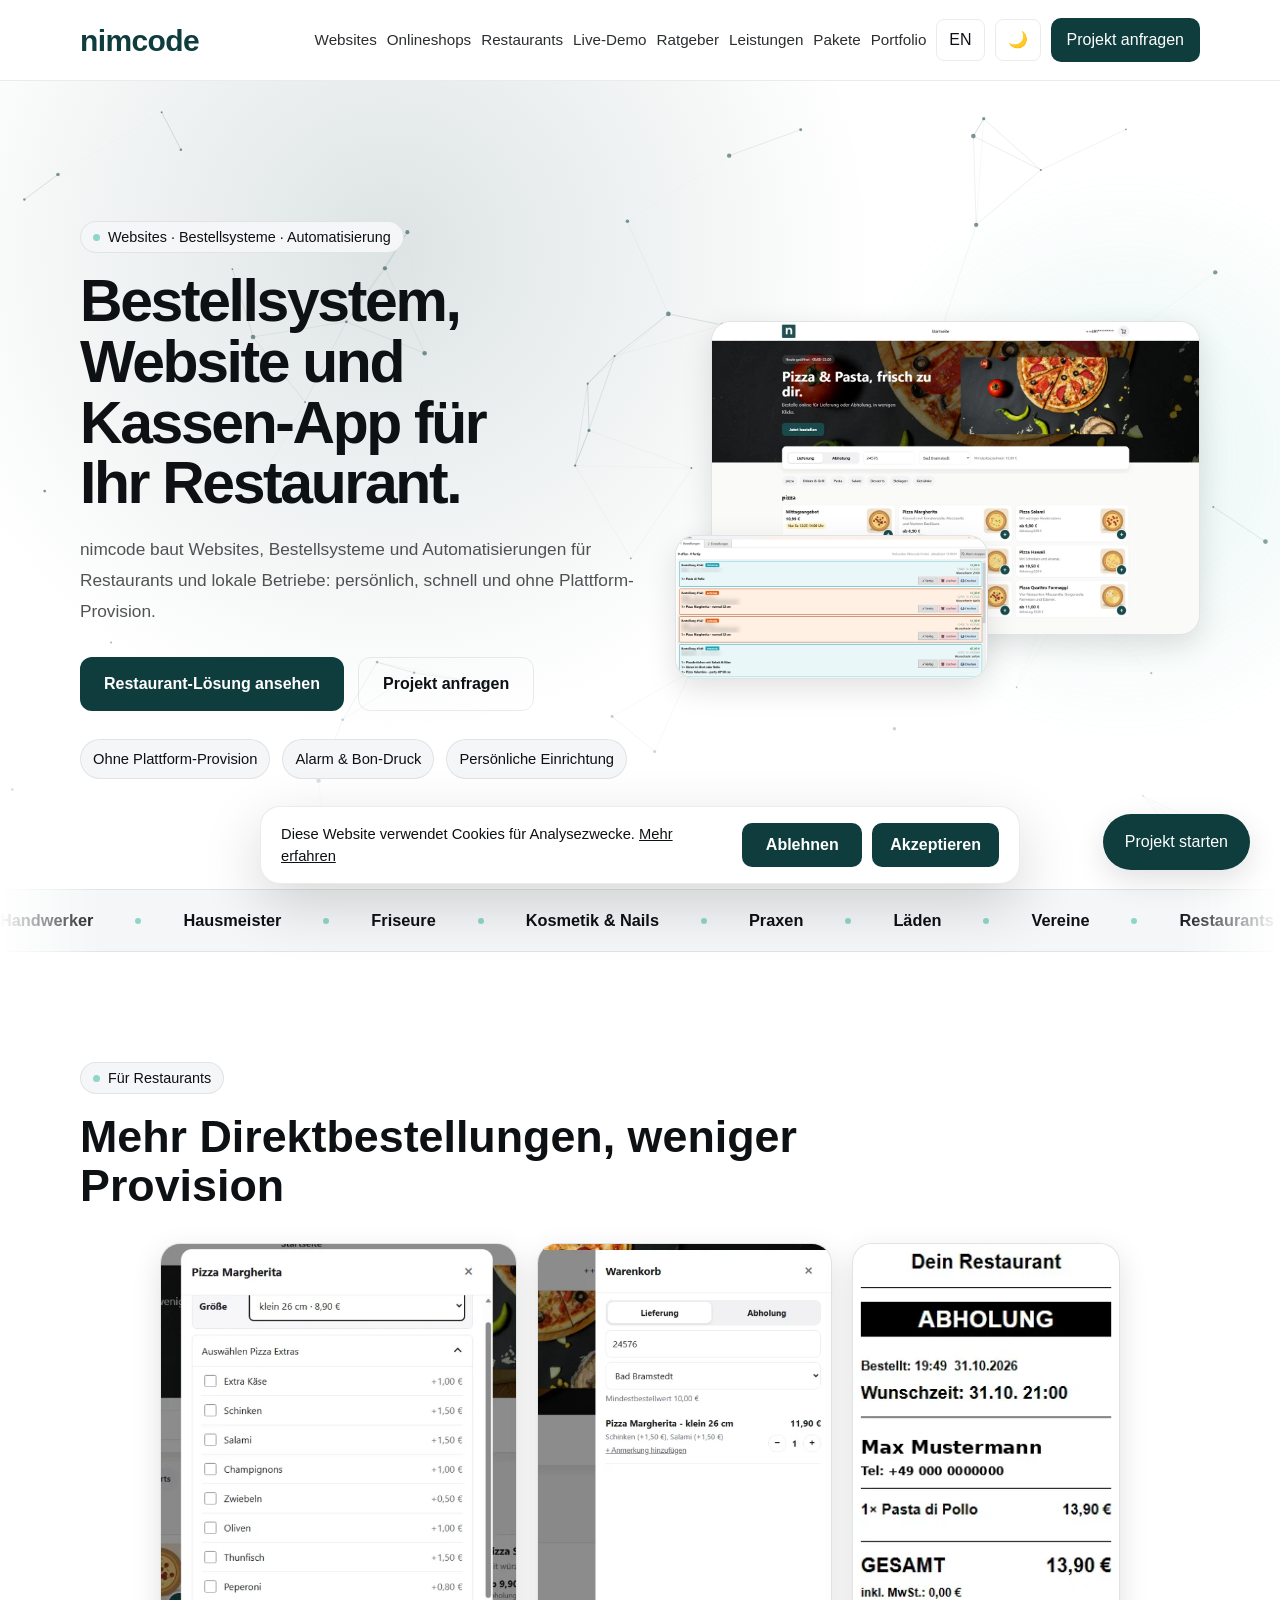
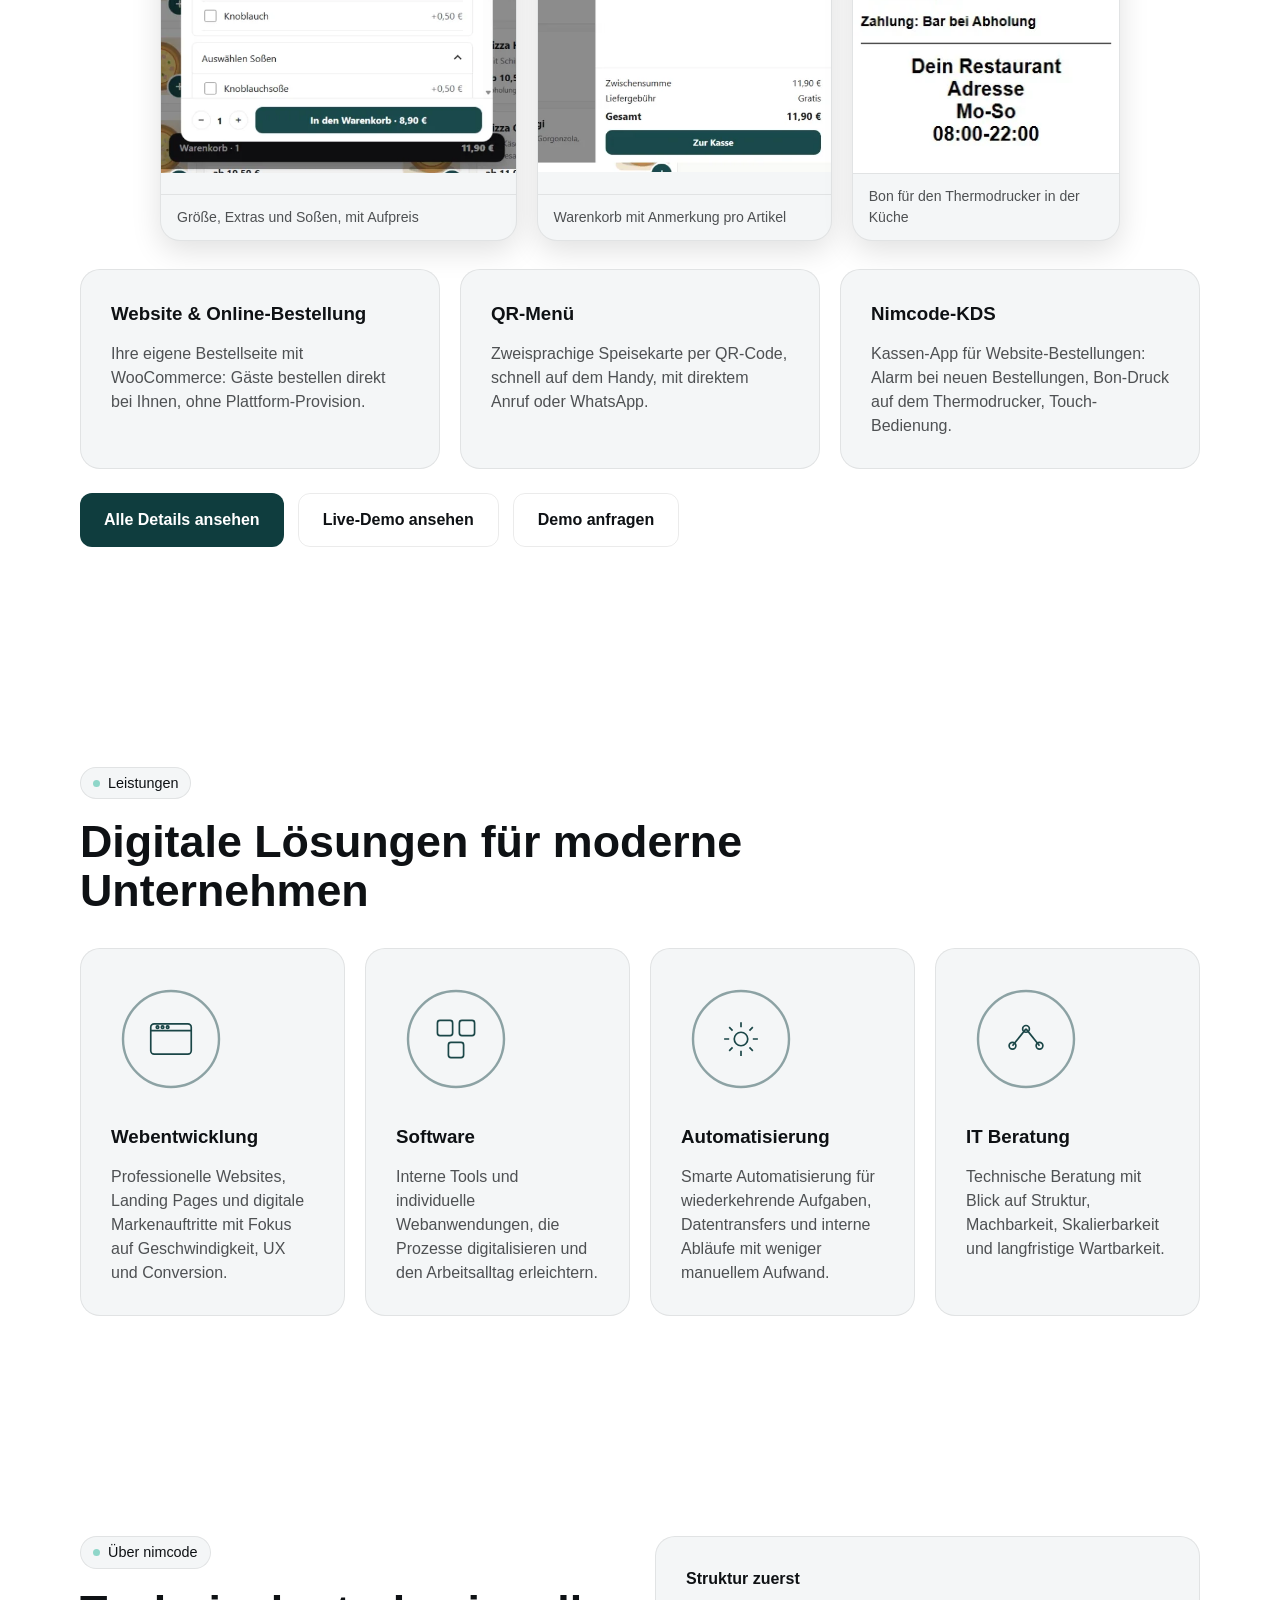
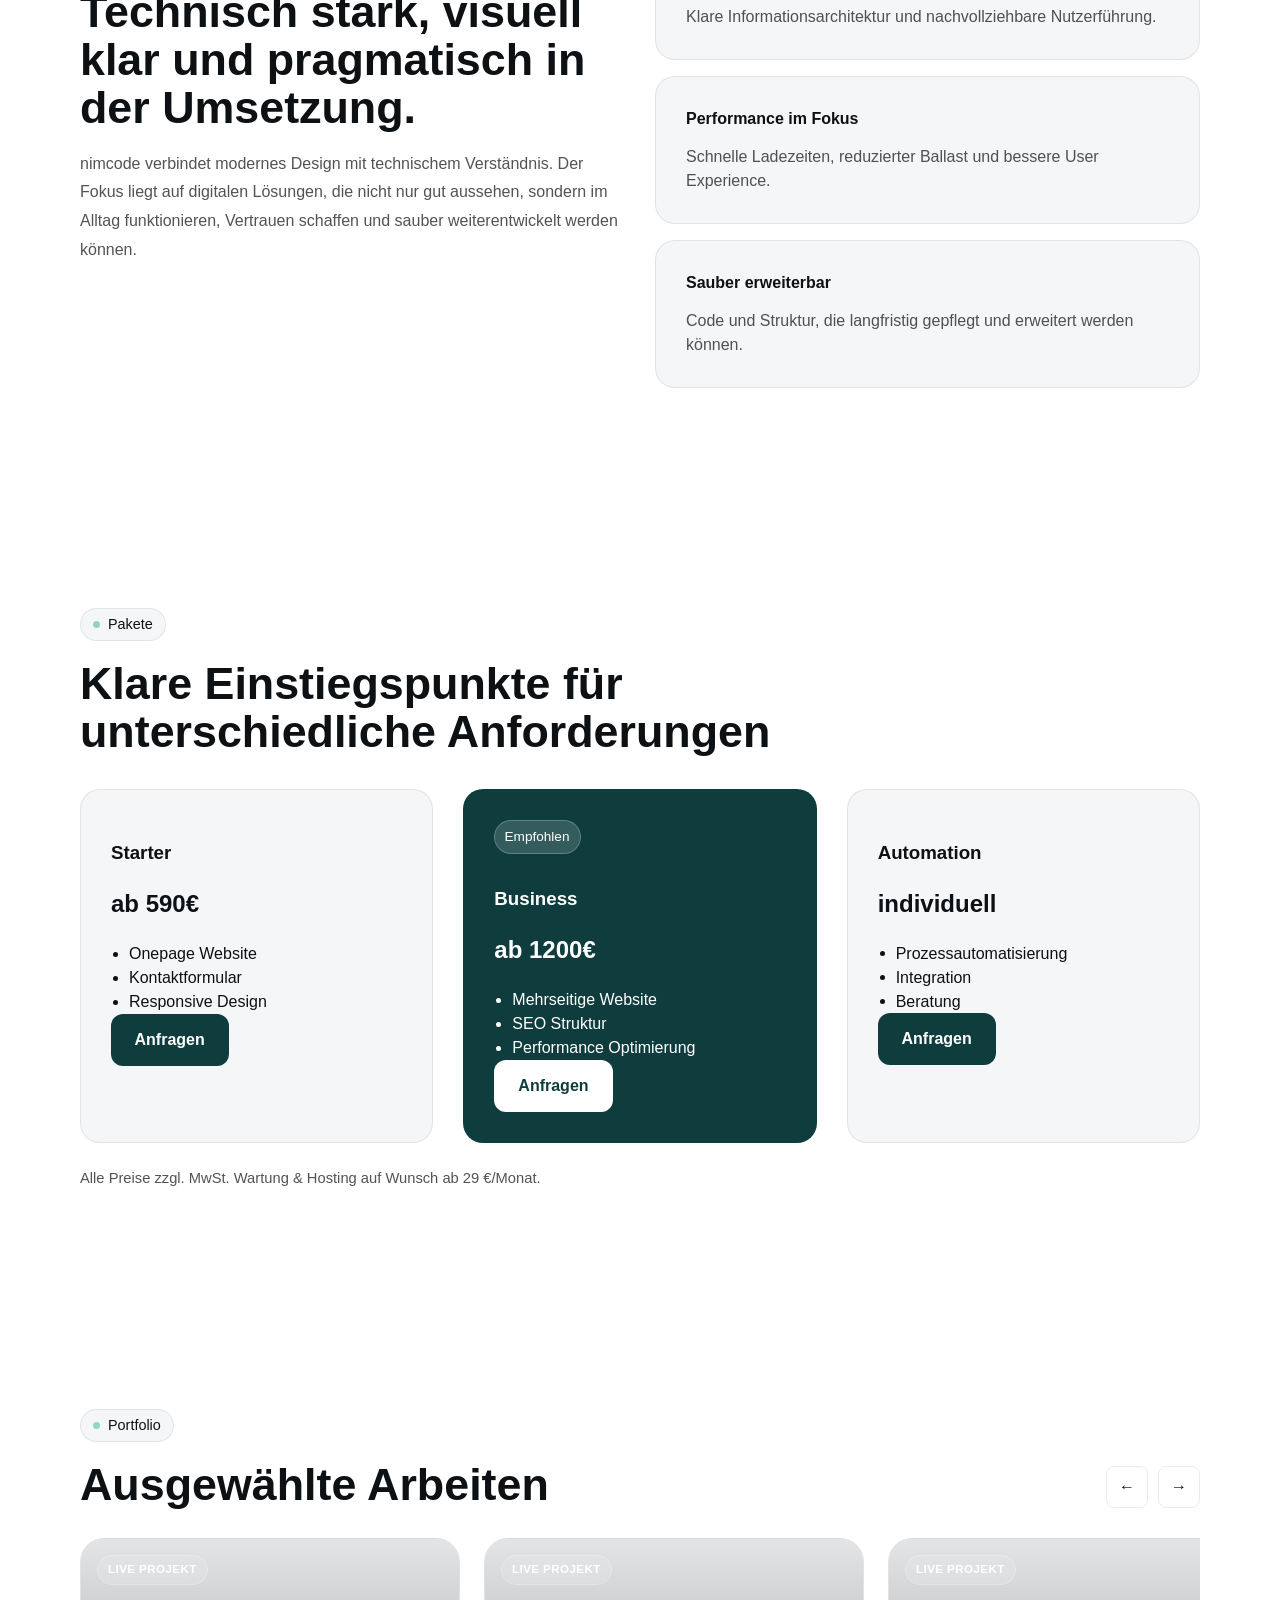
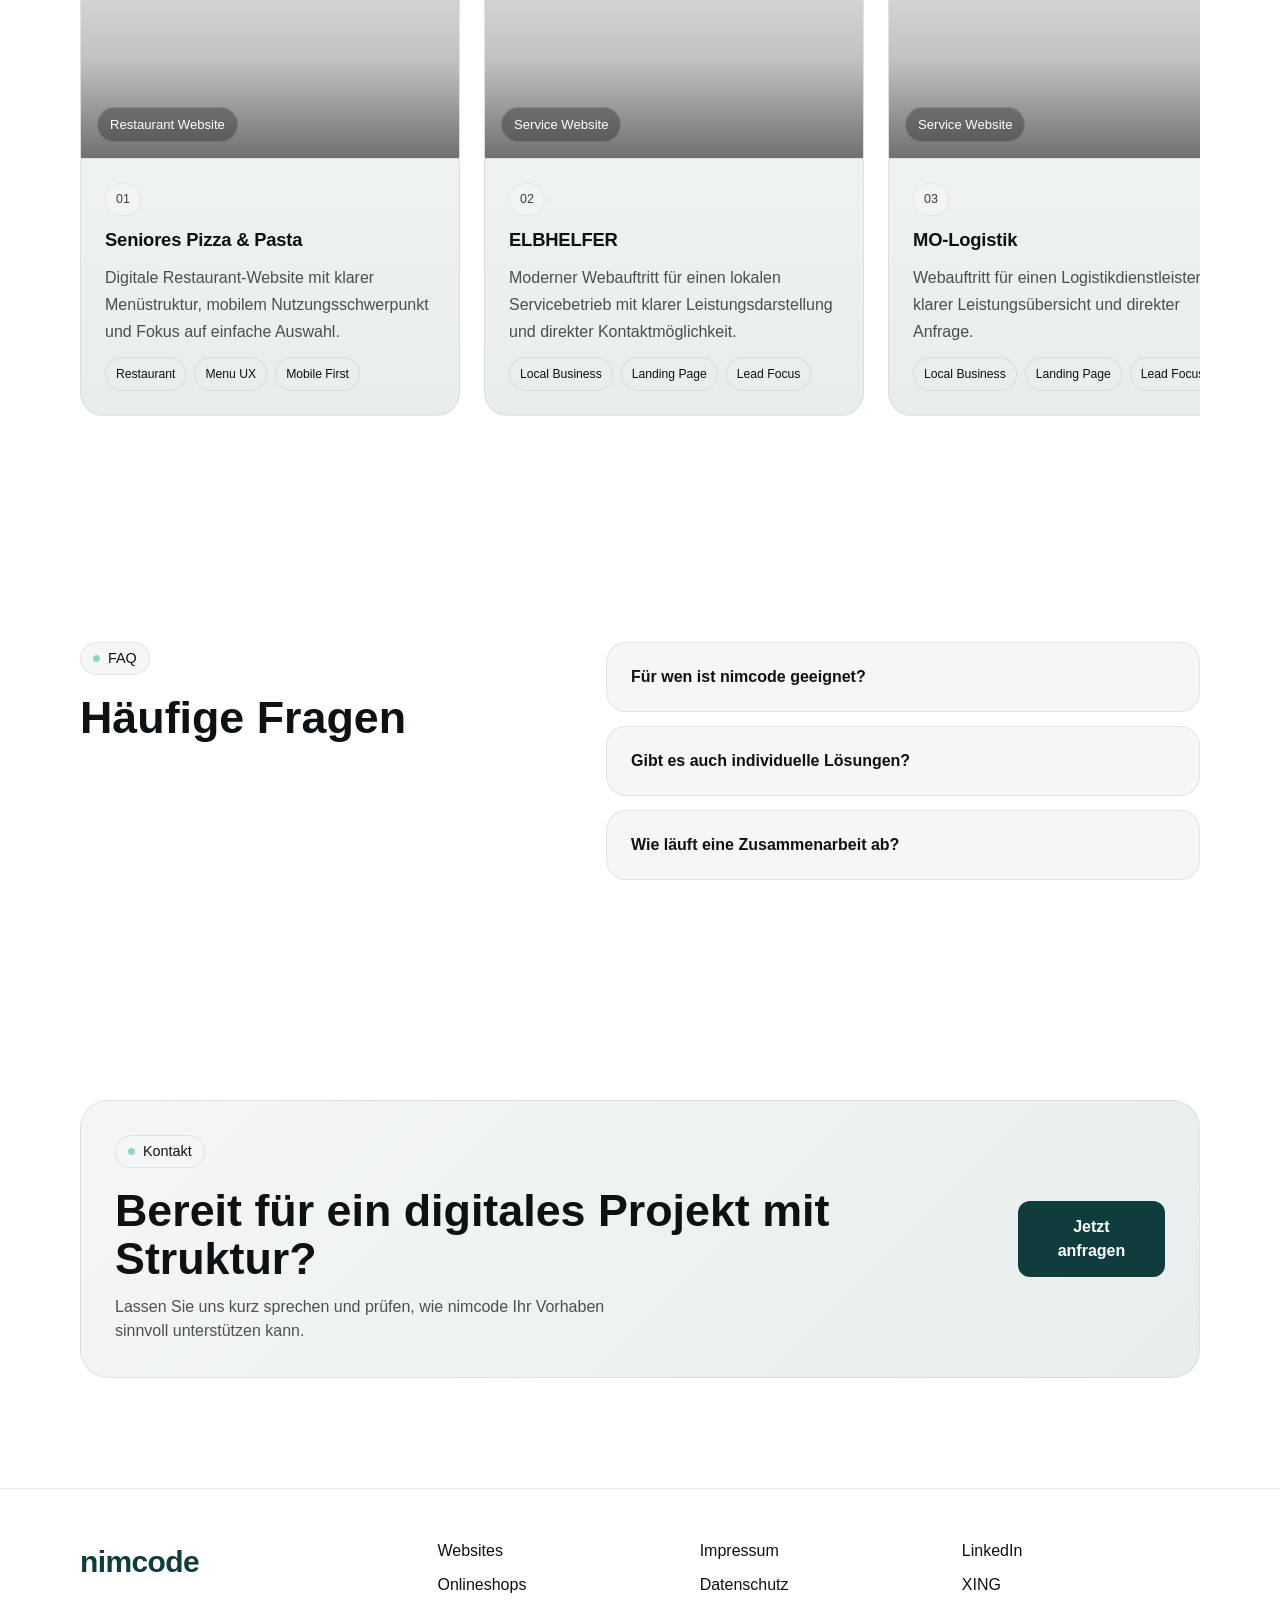
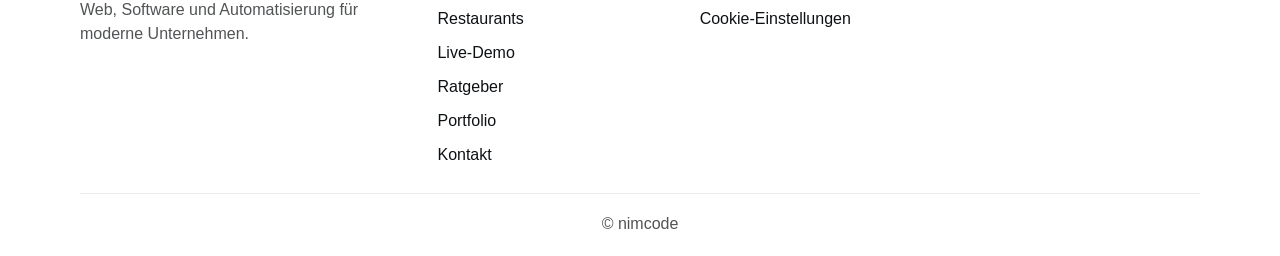
<file: index.html>
<!DOCTYPE html>
<html lang="de">
<head>
  <script>
    document.documentElement.classList.add("js");
    try {
      var t = localStorage.getItem("nimcode-theme");
      if (t ? t === "dark" : matchMedia("(prefers-color-scheme: dark)").matches) {
        document.documentElement.classList.add("dark");
      }
    } catch (e) {}
  </script>
  <meta charset="UTF-8">
  <meta http-equiv="X-UA-Compatible" content="IE=edge">
  <meta name="robots" content="index, follow">
  <meta name="theme-color" content="#0F3D3E">
  <meta name="viewport" content="width=device-width, initial-scale=1.0">
  <meta name="msvalidate.01" content="9C1854512252980C868C134B0EEB48AB" />
  <link rel="icon" href="/favicon.ico" sizes="any">
  <link rel="shortcut icon" href="/favicon.ico">
  <title>Websites für kleine Betriebe & Restaurants in Hamburg | nimcode</title>
  <meta name="description" content="Websites, Online-Bestellsysteme und Kassen-Tools für kleine Betriebe und Restaurants in Hamburg, Bad Bramstedt und Umgebung. Persönlich, auf Deutsch und Arabisch. Pakete ab 590 €.">
  <meta name="author" content="nimcode">

  <meta property="og:title" content="Websites für kleine Betriebe & Restaurants in Hamburg | nimcode">
  <meta
    property="og:description"
    content="Websites, Online-Bestellsysteme und Kassen-Tools für kleine Betriebe und Restaurants in Hamburg, Bad Bramstedt und Umgebung."
  >
  <meta property="og:type" content="website">
  <meta property="og:url" content="https://nimcode.de/">
  <meta property="og:site_name" content="nimcode">
  <meta property="og:image" content="https://nimcode.de/og-image.jpg">

  <meta name="twitter:card" content="summary_large_image">
  <meta name="twitter:title" content="Websites für kleine Betriebe & Restaurants in Hamburg | nimcode">
  <meta
    name="twitter:description"
    content="Websites, Online-Bestellsysteme und Kassen-Tools für kleine Betriebe und Restaurants in Hamburg, Bad Bramstedt und Umgebung."
  >
  <meta name="twitter:image" content="https://nimcode.de/og-image.jpg">

  <link rel="canonical" href="https://nimcode.de/">
  <link rel="preload" href="/css/style.css?v=20261122" as="style">
  <link rel="preload" href="/js/app.js?v=20261122" as="script">
  <link rel="stylesheet" href="/css/style.css?v=20261122">
  <link rel="stylesheet" href="/css/motion.css?v=20261121">

  <script type="application/ld+json">
{
  "@context":"https://schema.org",
  "@type":"ProfessionalService",
  "name":"nimcode",
  "url":"https://nimcode.de/",
  "logo":"https://nimcode.de/logo.png",
  "description":"Websites, Online-Bestellsysteme, Kassen-Tools und Automatisierung für kleine Betriebe und Restaurants in Hamburg, Bad Bramstedt und Umgebung.",
  "areaServed":["Hamburg","Bad Bramstedt","Schleswig-Holstein"],
  "knowsLanguage":["de","ar"],
  "founder":{"@type":"Person","name":"Manar Sras"},
  "sameAs":[
    "https://www.linkedin.com/in/manar-sras/",
    "https://www.xing.com/profile/Manar_Sras/",
    "https://www.facebook.com/profile.php?id=61596058203556",
    "https://www.instagram.com/nimcode.it/"
  ]
}
  </script>
<script>
  window.loadGA = function () {
    if (window.__gaLoaded) return;
    window.__gaLoaded = true;

    var script = document.createElement('script');
    script.async = true;
    script.src = 'https://www.googletagmanager.com/gtag/js?id=G-BBJQE9YXKF';
    document.head.appendChild(script);

    window.dataLayer = window.dataLayer || [];
    window.gtag = function(){ dataLayer.push(arguments); };
    gtag('js', new Date());
    gtag('config', 'G-BBJQE9YXKF');
  };
</script>
</head>
<body>
  <div id="progressBar" aria-hidden="true"></div>
  <div class="cursor" aria-hidden="true"></div>

  <div id="loader" aria-hidden="true">
    <div class="loader-logo">nimcode</div>
  </div>

  <main>
    <header class="header glass">
      <div class="container nav">
        <a href="/" class="logo" aria-label="nimcode Startseite">nimcode</a>

        <button
          id="menuToggle"
          class="menu-toggle"
          type="button"
          aria-label="Menü öffnen"
          aria-expanded="false"
          aria-controls="siteMenu"
        >
          ☰
        </button>

        <nav class="nav-right" id="siteMenu" aria-label="Hauptnavigation">
          <a href="/websites/" class="nav-link" data-de="Websites" data-en="Websites">Websites</a>
        <a href="/onlineshop/" class="nav-link" data-de="Onlineshops" data-en="Online shops">Onlineshops</a>
          <a href="/restaurants/" class="nav-link" data-de="Restaurants" data-en="Restaurants">Restaurants</a>
          <a href="/demo/" class="nav-link" data-de="Live-Demo" data-en="Live demo">Live-Demo</a>
          <a href="/ratgeber/" class="nav-link" data-de="Ratgeber" data-en="Guides">Ratgeber</a>
          <a href="/#services" class="nav-link" data-de="Leistungen" data-en="Services">Leistungen</a>
          <a href="/#pricing" class="nav-link" data-de="Pakete" data-en="Packages">Pakete</a>
          <a href="/#portfolio" class="nav-link" data-de="Portfolio" data-en="Portfolio">Portfolio</a>

          <button id="langToggle" class="nav-btn" type="button" aria-label="Sprache wechseln">EN</button>
          <button id="themeToggle" class="nav-btn" type="button" aria-label="Dark Mode umschalten" aria-pressed="false">🌙</button>
          <a href="/contact/" class="cta" data-de="Projekt anfragen" data-en="Request project">Projekt anfragen</a>
        </nav>
      </div>
    </header>

<section class="hero section">
  <div class="gradient-bg" aria-hidden="true"></div>

  <div class="container hero-grid">
    <div class="hero-text">
      <span
        class="eyebrow"
        data-de="Websites · Bestellsysteme · Automatisierung"
        data-en="Websites · Ordering systems · Automation"
      >
        Websites · Bestellsysteme · Automatisierung
      </span>

      <h1
        data-de="Bestellsystem, Website und Kassen‑App für Ihr Restaurant."
        data-en="Ordering system, website and cash register app for your restaurant."
      >
        Bestellsystem, Website und Kassen‑App für Ihr Restaurant.
      </h1>

      <p
        data-de="nimcode baut Websites, Bestellsysteme und Automatisierungen für Restaurants und lokale Betriebe: persönlich, schnell und ohne Plattform-Provision."
        data-en="nimcode builds websites, ordering systems and automation for restaurants and local businesses: personal, fast and without platform commission."
      >
        nimcode baut Websites, Bestellsysteme und Automatisierungen für Restaurants und lokale Betriebe: persönlich, schnell und ohne Plattform-Provision.
      </p>

      <div class="hero-actions">
        <a
          href="/restaurants/"
          class="btn"
          data-de="Restaurant-Lösung ansehen"
          data-en="See the restaurant solution"
        >
          Restaurant-Lösung ansehen
        </a>

        <a
          href="/contact/"
          class="btn btn-secondary"
          data-de="Projekt anfragen"
          data-en="Request project"
        >
          Projekt anfragen
        </a>
      </div>

      <div class="hero-points">
        <span data-de="Ohne Plattform-Provision" data-en="No platform commission">Ohne Plattform-Provision</span>
        <span data-de="Alarm &amp; Bon-Druck" data-en="Alarm &amp; receipt printing">Alarm &amp; Bon-Druck</span>
        <span data-de="Persönliche Einrichtung" data-en="Personal setup">Persönliche Einrichtung</span>
      </div>
    </div>

    <div class="hero-shots">
      <figure class="shot hero-shot-main">
        <img src="/img/menu.webp" width="1400" height="897" alt="Bestellseite von Nimcode Order mit Speisekarte, Lieferung und Abholung" fetchpriority="high">
      </figure>
      <figure class="shot hero-shot-second">
        <img src="/img/kds.webp" width="1600" height="734" alt="Kassen-App Nimcode-KDS mit eingehenden Bestellungen" loading="lazy">
      </figure>
    </div>
  </div>
</section>

<div class="marquee" aria-label="Branchen">
      <div class="marquee-track">
        <div class="marquee-group">
          <span data-de="Handwerker" data-en="Tradespeople">Handwerker</span>
          <span data-de="Hausmeister" data-en="Caretakers">Hausmeister</span>
          <span data-de="Friseure" data-en="Hair salons">Friseure</span>
          <span data-de="Kosmetik &amp; Nails" data-en="Beauty &amp; nails">Kosmetik &amp; Nails</span>
          <span data-de="Praxen" data-en="Practices">Praxen</span>
          <span data-de="Läden" data-en="Shops">Läden</span>
          <span data-de="Vereine" data-en="Clubs">Vereine</span>
          <span data-de="Restaurants" data-en="Restaurants">Restaurants</span>
        </div>
        <div class="marquee-group" aria-hidden="true">
          <span data-de="Handwerker" data-en="Tradespeople">Handwerker</span>
          <span data-de="Hausmeister" data-en="Caretakers">Hausmeister</span>
          <span data-de="Friseure" data-en="Hair salons">Friseure</span>
          <span data-de="Kosmetik &amp; Nails" data-en="Beauty &amp; nails">Kosmetik &amp; Nails</span>
          <span data-de="Praxen" data-en="Practices">Praxen</span>
          <span data-de="Läden" data-en="Shops">Läden</span>
          <span data-de="Vereine" data-en="Clubs">Vereine</span>
          <span data-de="Restaurants" data-en="Restaurants">Restaurants</span>
        </div>
      </div>
    </div>

<section class="section" id="restaurants">
  <div class="container">
    <div class="section-intro">
      <span class="section-kicker" data-de="Für Restaurants" data-en="For restaurants">Für Restaurants</span>
      <h2 data-de="Mehr Direktbestellungen, weniger Provision" data-en="More direct orders, less commission">Mehr Direktbestellungen, weniger Provision</h2>
    </div>

    <div class="shots-row">
      <figure class="shot" style="--r:.671">
        <img src="/img/options.webp" width="560" height="835" loading="lazy" alt="Auswahl von Größe, Extras und Soßen für eine Pizza">
        <figcaption data-de="Größe, Extras und Soßen, mit Aufpreis" data-en="Size, extras and sauces, with surcharge">Größe, Extras und Soßen, mit Aufpreis</figcaption>
      </figure>
      <figure class="shot" style="--r:.555">
        <img src="/img/cart.webp" width="494" height="890" loading="lazy" alt="Warenkorb mit gewählten Extras und Anmerkung">
        <figcaption data-de="Warenkorb mit Anmerkung pro Artikel" data-en="Cart with a note per item">Warenkorb mit Anmerkung pro Artikel</figcaption>
      </figure>
      <figure class="shot" style="--r:.504">
        <img src="/img/bon.webp" width="272" height="540" loading="lazy" alt="Bon-Vorschau für den 80-mm-Thermodrucker">
        <figcaption data-de="Bon für den Thermodrucker in der Küche" data-en="Receipt for the thermal printer in the kitchen">Bon für den Thermodrucker in der Küche</figcaption>
      </figure>
    </div>

    <div class="services services-3 restaurant-cards">
      <article class="card service-card">
        <h3 data-de="Website & Online-Bestellung" data-en="Website & online ordering">Website & Online-Bestellung</h3>
        <p data-de="Ihre eigene Bestellseite mit WooCommerce: Gäste bestellen direkt bei Ihnen, ohne Plattform-Provision." data-en="Your own ordering site with WooCommerce: guests order directly from you, without platform commission.">Ihre eigene Bestellseite mit WooCommerce: Gäste bestellen direkt bei Ihnen, ohne Plattform-Provision.</p>
      </article>
      <article class="card service-card">
        <h3 data-de="QR-Menü" data-en="QR menu">QR-Menü</h3>
        <p data-de="Zweisprachige Speisekarte per QR-Code, schnell auf dem Handy, mit direktem Anruf oder WhatsApp." data-en="Bilingual menu via QR code, fast on mobile, with direct call or WhatsApp.">Zweisprachige Speisekarte per QR-Code, schnell auf dem Handy, mit direktem Anruf oder WhatsApp.</p>
      </article>
      <article class="card service-card">
        <h3>Nimcode-KDS</h3>
        <p data-de="Kassen-App für Website-Bestellungen: Alarm bei neuen Bestellungen, Bon-Druck auf dem Thermodrucker, Touch-Bedienung." data-en="Cashier app for website orders: alarm for new orders, receipt printing on thermal printers, touch operation.">Kassen-App für Website-Bestellungen: Alarm bei neuen Bestellungen, Bon-Druck auf dem Thermodrucker, Touch-Bedienung.</p>
      </article>
    </div>

    <p class="section-cta hero-actions">
      <a href="/restaurants/" class="btn" data-de="Alle Details ansehen" data-en="See all details">Alle Details ansehen</a>
      <a href="/demo/" class="btn btn-secondary" data-de="Live-Demo ansehen" data-en="View live demo">Live-Demo ansehen</a>
      <a href="/contact/" class="btn btn-secondary" data-de="Demo anfragen" data-en="Request a demo">Demo anfragen</a>
    </p>
  </div>
</section>

<section class="section" id="services">
  <div class="container">
    <div class="section-intro">
      <span class="section-kicker" data-de="Leistungen" data-en="Services">Leistungen</span>
      <h2 data-de="Digitale Lösungen für moderne Unternehmen" data-en="Digital solutions for modern businesses">
        Digitale Lösungen für moderne Unternehmen
      </h2>
    </div>

    <div class="services">
      <article class="card service-card">
        <div class="icon-wrap" aria-hidden="true">
          <svg class="icon-circle" viewBox="0 0 100 100">
            <circle cx="50" cy="50" r="40"></circle>
          </svg>

          <svg class="icon-inner" viewBox="0 0 64 64">
            <rect x="8" y="14" width="48" height="36" rx="4"></rect>
            <line x1="8" y1="22" x2="56" y2="22"></line>
            <circle cx="16" cy="18" r="1.5"></circle>
            <circle cx="22" cy="18" r="1.5"></circle>
            <circle cx="28" cy="18" r="1.5"></circle>
          </svg>
        </div>

        <h3 data-de="Webentwicklung" data-en="Web Development">Webentwicklung</h3>
        <p
          data-de="Professionelle Websites, Landing Pages und digitale Markenauftritte mit Fokus auf Geschwindigkeit, UX und Conversion."
          data-en="Professional websites, landing pages, and digital brand presences focused on speed, UX, and conversion."
        >
          Professionelle Websites, Landing Pages und digitale Markenauftritte mit Fokus auf Geschwindigkeit, UX und Conversion.
        </p>
      </article>

      <article class="card service-card">
        <div class="icon-wrap" aria-hidden="true">
          <svg class="icon-circle" viewBox="0 0 100 100">
            <circle cx="50" cy="50" r="40"></circle>
          </svg>

          <svg class="icon-inner" viewBox="0 0 64 64">
            <rect x="10" y="10" width="18" height="18" rx="3"></rect>
            <rect x="36" y="10" width="18" height="18" rx="3"></rect>
            <rect x="23" y="36" width="18" height="18" rx="3"></rect>
          </svg>
        </div>

        <h3 data-de="Software" data-en="Software">Software</h3>
        <p
          data-de="Interne Tools und individuelle Webanwendungen, die Prozesse digitalisieren und den Arbeitsalltag erleichtern."
          data-en="Internal tools and custom web applications that digitize processes and simplify daily work."
        >
          Interne Tools und individuelle Webanwendungen, die Prozesse digitalisieren und den Arbeitsalltag erleichtern.
        </p>
      </article>

      <article class="card service-card">
        <div class="icon-wrap" aria-hidden="true">
          <svg class="icon-circle" viewBox="0 0 100 100">
            <circle cx="50" cy="50" r="40"></circle>
          </svg>

          <svg class="icon-inner" viewBox="0 0 64 64">
            <circle cx="32" cy="32" r="8"></circle>
            <path d="M32 12v6M32 46v6M12 32h6M46 32h6M18 18l4 4M42 42l4 4M18 46l4-4M42 22l4-4"></path>
          </svg>
        </div>

        <h3 data-de="Automatisierung" data-en="Automation">Automatisierung</h3>
        <p
          data-de="Smarte Automatisierung für wiederkehrende Aufgaben, Datentransfers und interne Abläufe mit weniger manuellem Aufwand."
          data-en="Smart automation for recurring tasks, data transfers, and internal workflows with less manual effort."
        >
          Smarte Automatisierung für wiederkehrende Aufgaben, Datentransfers und interne Abläufe mit weniger manuellem Aufwand.
        </p>
      </article>

      <article class="card service-card">
        <div class="icon-wrap" aria-hidden="true">
          <svg class="icon-circle" viewBox="0 0 100 100">
            <circle cx="50" cy="50" r="40"></circle>
          </svg>

          <svg class="icon-inner" viewBox="0 0 64 64">
            <circle cx="16" cy="40" r="4"></circle>
            <circle cx="32" cy="20" r="4"></circle>
            <circle cx="48" cy="40" r="4"></circle>
            <line x1="16" y1="40" x2="32" y2="20"></line>
            <line x1="32" y1="20" x2="48" y2="40"></line>
          </svg>
        </div>

        <h3 data-de="IT Beratung" data-en="IT Consulting">IT Beratung</h3>
        <p
          data-de="Technische Beratung mit Blick auf Struktur, Machbarkeit, Skalierbarkeit und langfristige Wartbarkeit."
          data-en="Technical consulting focused on structure, feasibility, scalability, and long-term maintainability."
        >
          Technische Beratung mit Blick auf Struktur, Machbarkeit, Skalierbarkeit und langfristige Wartbarkeit.
        </p>
      </article>
    </div>
  </div>
</section>

    <section class="section" id="about">
      <div class="container about-grid">
        <div class="about-copy">
          <span class="section-kicker" data-de="Über nimcode" data-en="About nimcode">Über nimcode</span>
          <h2
            data-de="Technisch stark, visuell klar und pragmatisch in der Umsetzung."
            data-en="Technically strong, visually clear, and pragmatic in execution."
          >
            Technisch stark, visuell klar und pragmatisch in der Umsetzung.
          </h2>
          <p
            data-de="nimcode verbindet modernes Design mit technischem Verständnis. Der Fokus liegt auf digitalen Lösungen, die nicht nur gut aussehen, sondern im Alltag funktionieren, Vertrauen schaffen und sauber weiterentwickelt werden können."
            data-en="nimcode combines modern design with technical understanding. The focus is on digital solutions that not only look good, but also work in daily business, build trust, and can be developed cleanly over time."
          >
            nimcode verbindet modernes Design mit technischem Verständnis. Der Fokus liegt auf digitalen Lösungen, die nicht nur gut aussehen, sondern im Alltag funktionieren, Vertrauen schaffen und sauber weiterentwickelt werden können.
          </p>
        </div>

        <div class="about-cards">
          <article class="mini-card">
            <strong data-de="Struktur zuerst" data-en="Structure first">Struktur zuerst</strong>
            <p
              data-de="Klare Informationsarchitektur und nachvollziehbare Nutzerführung."
              data-en="Clear information architecture and understandable user guidance."
            >
              Klare Informationsarchitektur und nachvollziehbare Nutzerführung.
            </p>
          </article>

          <article class="mini-card">
            <strong data-de="Performance im Fokus" data-en="Performance in focus">Performance im Fokus</strong>
            <p
              data-de="Schnelle Ladezeiten, reduzierter Ballast und bessere User Experience."
              data-en="Fast loading times, reduced overhead, and better user experience."
            >
              Schnelle Ladezeiten, reduzierter Ballast und bessere User Experience.
            </p>
          </article>

          <article class="mini-card">
            <strong data-de="Sauber erweiterbar" data-en="Cleanly extendable">Sauber erweiterbar</strong>
            <p
              data-de="Code und Struktur, die langfristig gepflegt und erweitert werden können."
              data-en="Code and structure that can be maintained and extended long term."
            >
              Code und Struktur, die langfristig gepflegt und erweitert werden können.
            </p>
          </article>
        </div>
      </div>
    </section>

    <section class="section pricing" id="pricing">
      <div class="container">
        <div class="section-intro">
          <span class="section-kicker" data-de="Pakete" data-en="Packages">Pakete</span>
          <h2 data-de="Klare Einstiegspunkte für unterschiedliche Anforderungen" data-en="Clear starting points for different needs">
            Klare Einstiegspunkte für unterschiedliche Anforderungen
          </h2>
        </div>

        <div class="pricing-grid">
          <article class="price-card">
            <h3>Starter</h3>
            <p class="price" data-de="ab 590€" data-en="from €590">ab 590€</p>
            <ul>
              <li data-de="Onepage Website" data-en="One-page website">Onepage Website</li>
              <li data-de="Kontaktformular" data-en="Contact form">Kontaktformular</li>
              <li data-de="Responsive Design" data-en="Responsive design">Responsive Design</li>
            </ul>
            <a href="/contact/" class="btn" data-de="Anfragen" data-en="Request">Anfragen</a>
          </article>

          <article class="price-card highlight">
            <span class="price-badge" data-de="Empfohlen" data-en="Recommended">Empfohlen</span>
            <h3>Business</h3>
            <p class="price" data-de="ab 1200€" data-en="from €1200">ab 1200€</p>
            <ul>
              <li data-de="Mehrseitige Website" data-en="Multi-page website">Mehrseitige Website</li>
              <li data-de="SEO Struktur" data-en="SEO structure">SEO Struktur</li>
              <li data-de="Performance Optimierung" data-en="Performance optimization">Performance Optimierung</li>
            </ul>
            <a href="/contact/" class="btn" data-de="Anfragen" data-en="Request">Anfragen</a>
          </article>

          <article class="price-card">
            <h3>Automation</h3>
            <p class="price" data-de="individuell" data-en="custom">individuell</p>
            <ul>
              <li data-de="Prozessautomatisierung" data-en="Process automation">Prozessautomatisierung</li>
              <li data-de="Integration" data-en="Integration">Integration</li>
              <li data-de="Beratung" data-en="Consulting">Beratung</li>
            </ul>
            <a href="/contact/" class="btn" data-de="Anfragen" data-en="Request">Anfragen</a>
          </article>
        </div>

        <p class="price-note" data-de="Alle Preise zzgl. MwSt. Wartung & Hosting auf Wunsch ab 29 €/Monat." data-en="All prices excl. VAT. Maintenance & hosting optional from €29/month.">Alle Preise zzgl. MwSt. Wartung & Hosting auf Wunsch ab 29 €/Monat.</p>
      </div>
    </section>

<section class="section" id="portfolio">
  <div class="container">
    <div class="section-head">
      <div>
        <span class="section-kicker" data-de="Portfolio" data-en="Portfolio">Portfolio</span>
        <h2 data-de="Ausgewählte Arbeiten" data-en="Selected work">Ausgewählte Arbeiten</h2>
      </div>

      <div class="slider-controls">
        <button
          class="nav-btn portfolio-prev"
          type="button"
          aria-label="Previous project"
          data-de="←"
          data-en="←"
        >
          ←
        </button>
        <button
          class="nav-btn portfolio-next"
          type="button"
          aria-label="Next project"
          data-de="→"
          data-en="→"
        >
          →
        </button>
      </div>
    </div>

    <div class="slider portfolio-slider" id="portfolioSlider">
      <!-- 01 SENIORES -->
      <a
        class="portfolio-card"
        href="https://seniores-pizza-pasta.de/"
        target="_blank"
        rel="noopener noreferrer"
      >
        <div class="portfolio-media seniores-preview" aria-hidden="true">
          <div class="portfolio-overlay">
            <span class="portfolio-status" data-de="Live Projekt" data-en="Live Project">Live Projekt</span>
            <span class="portfolio-type" data-de="Restaurant Website" data-en="Restaurant Website">Restaurant Website</span>
          </div>
        </div>

        <div class="portfolio-content">
          <span class="portfolio-label">01</span>

          <strong>Seniores Pizza & Pasta</strong>

          <p
            data-de="Digitale Restaurant-Website mit klarer Menüstruktur, mobilem Nutzungsschwerpunkt und Fokus auf einfache Auswahl."
            data-en="Digital restaurant website with a clear menu structure, mobile-first usage, and a focus on easy selection."
          >
            Digitale Restaurant-Website mit klarer Menüstruktur, mobilem Nutzungsschwerpunkt und Fokus auf einfache Auswahl.
          </p>

          <div class="portfolio-tags">
            <span>Restaurant</span>
            <span>Menu UX</span>
            <span>Mobile First</span>
          </div>
        </div>
      </a>

      <!-- 02 ELBHELFER -->
      <a
        class="portfolio-card"
        href="https://elb-helfer.de/"
        target="_blank"
        rel="noopener noreferrer"
      >
        <div class="portfolio-media elbhelfer-preview" aria-hidden="true">
          <div class="portfolio-overlay">
            <span class="portfolio-status" data-de="Live Projekt" data-en="Live Project">Live Projekt</span>
            <span class="portfolio-type" data-de="Service Website" data-en="Service Website">Service Website</span>
          </div>
        </div>

        <div class="portfolio-content">
          <span class="portfolio-label">02</span>

          <strong>ELBHELFER</strong>

          <p
            data-de="Moderner Webauftritt für einen lokalen Servicebetrieb mit klarer Leistungsdarstellung und direkter Kontaktmöglichkeit."
            data-en="Modern website for a local service business with clear service presentation and direct contact options."
          >
            Moderner Webauftritt für einen lokalen Servicebetrieb mit klarer Leistungsdarstellung und direkter Kontaktmöglichkeit.
          </p>

          <div class="portfolio-tags">
            <span>Local Business</span>
            <span>Landing Page</span>
            <span>Lead Focus</span>
          </div>
        </div>
      </a>
 <!-- 02 MO LOGISTIK -->
      <a
        class="portfolio-card"
        href="https://mokairologistik.de/"
        target="_blank"
        rel="noopener noreferrer"
      >
        <div class="portfolio-media mologistik-preview" aria-hidden="true">
          <div class="portfolio-overlay">
            <span class="portfolio-status" data-de="Live Projekt" data-en="Live Project">Live Projekt</span>
            <span class="portfolio-type" data-de="Service Website" data-en="Service Website">Service Website</span>
          </div>
        </div>

        <div class="portfolio-content">
          <span class="portfolio-label">03</span>

          <strong>MO-Logistik</strong>

          <p
            data-de="Webauftritt für einen Logistikdienstleister mit klarer Leistungsübersicht und direkter Anfrage."
            data-en="Website for a logistics provider with a clear service overview and direct inquiry."
          >
            Webauftritt für einen Logistikdienstleister mit klarer Leistungsübersicht und direkter Anfrage.
          </p>

          <div class="portfolio-tags">
            <span>Local Business</span>
            <span>Landing Page</span>
            <span>Lead Focus</span>
          </div>
        </div>
      </a>

      <!-- 03 ZEIDAN -->
      <a
        class="portfolio-card"
        href="https://zeidanab.com/"
        target="_blank"
        rel="noopener noreferrer"
      >
        <div class="portfolio-media zeidan-preview" aria-hidden="true">
          <div class="portfolio-overlay">
            <span class="portfolio-status" data-de="Live Projekt" data-en="Live Project">Live Projekt</span>
            <span class="portfolio-type" data-de="E-Commerce" data-en="E-Commerce">E-Commerce</span>
          </div>
        </div>

        <div class="portfolio-content">
          <span class="portfolio-label">04</span>

          <strong>Zeidan AB</strong>

          <p
            data-de="Strukturierte E-Commerce-Präsenz mit großem Sortiment, klarer Navigation und skalierbarer Produktdarstellung."
            data-en="Structured e-commerce presence with a large assortment, clear navigation, and scalable product presentation."
          >
            Strukturierte E-Commerce-Präsenz mit großem Sortiment, klarer Navigation und skalierbarer Produktdarstellung.
          </p>

          <div class="portfolio-tags">
            <span>E-Commerce</span>
            <span>Catalog</span>
            <span>Scale</span>
          </div>
        </div>
      </a>

      <!-- 04 QR MENU -->
      <a
        class="portfolio-card"
        href="https://menu.elbidigital.de/"
        target="_blank"
        rel="noopener noreferrer"
      >
        <div class="portfolio-media qrmenu-preview" aria-hidden="true">
          <div class="portfolio-overlay">
            <span class="portfolio-status" data-de="Live Projekt" data-en="Live Project">Live Projekt</span>
            <span class="portfolio-type" data-de="QR Menü" data-en="QR Menu">QR Menü</span>
          </div>
        </div>

        <div class="portfolio-content">
          <span class="portfolio-label">05</span>

          <strong>QR Menu System</strong>

          <p
            data-de="Kompakte zweisprachige QR-Menü-Lösung für schnelle mobile Nutzung und direkte Aktionen wie WhatsApp oder Anruf."
            data-en="Compact bilingual QR menu solution for fast mobile use and direct actions such as WhatsApp or phone calls."
          >
            Kompakte zweisprachige QR-Menü-Lösung für schnelle mobile Nutzung und direkte Aktionen wie WhatsApp oder Anruf.
          </p>

          <div class="portfolio-tags">
            <span>QR</span>
            <span>Bilingual</span>
            <span>Fast Access</span>
          </div>
        </div>
      </a>
    </div>
  </div>
</section>

    <section class="section faq" id="faq">
      <div class="container faq-grid">
        <div>
          <span class="section-kicker" data-de="FAQ" data-en="FAQ">FAQ</span>
          <h2 data-de="Häufige Fragen" data-en="Frequently asked questions">Häufige Fragen</h2>
        </div>

        <div class="faq-list">
          <details class="faq-item">
            <summary data-de="Für wen ist nimcode geeignet?" data-en="Who is nimcode for?">
              Für wen ist nimcode geeignet?
            </summary>
            <p
              data-de="Für Unternehmen, Selbstständige und Projekte, die eine moderne, professionelle und technisch saubere digitale Lösung brauchen."
              data-en="For businesses, self-employed professionals, and projects that need a modern, professional, and technically clean digital solution."
            >
              Für Unternehmen, Selbstständige und Projekte, die eine moderne, professionelle und technisch saubere digitale Lösung brauchen.
            </p>
          </details>

          <details class="faq-item">
            <summary data-de="Gibt es auch individuelle Lösungen?" data-en="Are custom solutions possible?">
              Gibt es auch individuelle Lösungen?
            </summary>
            <p
              data-de="Ja. Neben Einstiegspaketen realisiert nimcode auch individuelle Websites, interne Tools und Automatisierungslösungen."
              data-en="Yes. In addition to entry packages, nimcode also delivers custom websites, internal tools, and automation solutions."
            >
              Ja. Neben Einstiegspaketen realisiert nimcode auch individuelle Websites, interne Tools und Automatisierungslösungen.
            </p>
          </details>

          <details class="faq-item">
            <summary data-de="Wie läuft eine Zusammenarbeit ab?" data-en="How does a collaboration work?">
              Wie läuft eine Zusammenarbeit ab?
            </summary>
            <p
              data-de="In der Regel mit einem kurzen Erstgespräch, einer sauberen Struktur für Inhalte und Anforderungen und anschließend der Umsetzung mit finaler Abstimmung."
              data-en="Usually with a short initial conversation, a clean structure for content and requirements, followed by implementation and final coordination."
            >
              In der Regel mit einem kurzen Erstgespräch, einer sauberen Struktur für Inhalte und Anforderungen und anschließend der Umsetzung mit finaler Abstimmung.
            </p>
          </details>
        </div>
      </div>
    </section>

    <section class="section contact-strip" id="contact">
      <div class="container contact-strip-inner">
        <div>
          <span class="section-kicker" data-de="Kontakt" data-en="Contact">Kontakt</span>
          <h2 data-de="Bereit für ein digitales Projekt mit Struktur?" data-en="Ready for a digital project with structure?">
            Bereit für ein digitales Projekt mit Struktur?
          </h2>
          <p
            data-de="Lassen Sie uns kurz sprechen und prüfen, wie nimcode Ihr Vorhaben sinnvoll unterstützen kann."
            data-en="Let’s talk briefly and see how nimcode can support your project in a meaningful way."
          >
            Lassen Sie uns kurz sprechen und prüfen, wie nimcode Ihr Vorhaben sinnvoll unterstützen kann.
          </p>
        </div>

        <div class="contact-strip-actions">
          <a href="/contact/" class="btn" data-de="Jetzt anfragen" data-en="Get in touch">Jetzt anfragen</a>
        </div>
      </div>
    </section>

    <footer class="footer">
      <div class="container footer-grid">
        <div class="footer-brand">
          <div class="footer-logo">nimcode</div>
          <p
            data-de="Web, Software und Automatisierung für moderne Unternehmen."
            data-en="Web, software, and automation for modern businesses."
          >
            Web, Software und Automatisierung für moderne Unternehmen.
          </p>
        </div>

        <div class="footer-links">
          <a href="/websites/" data-de="Websites" data-en="Websites">Websites</a>
          <a href="/onlineshop/" data-de="Onlineshops" data-en="Online shops">Onlineshops</a>
          <a href="/restaurants/" data-de="Restaurants" data-en="Restaurants">Restaurants</a>
          <a href="/demo/" data-de="Live-Demo" data-en="Live demo">Live-Demo</a>
          <a href="/ratgeber/" data-de="Ratgeber" data-en="Guides">Ratgeber</a>
          <a href="/#portfolio" data-de="Portfolio" data-en="Portfolio">Portfolio</a>
          <a href="/contact/" data-de="Kontakt" data-en="Contact">Kontakt</a>
        </div>

        <div class="footer-links">
          <a href="/impressum.html">Impressum</a>
          <a href="/datenschutz.html">Datenschutz</a>
          <a href="#" id="cookieSettings" data-de="Cookie-Einstellungen" data-en="Cookie settings">Cookie-Einstellungen</a>
        </div>

        <div class="footer-links">
          <a href="https://www.linkedin.com/in/manar-sras/" rel="noopener noreferrer">LinkedIn</a>
          <a href="https://www.xing.com/profile/Manar_Sras/" rel="noopener noreferrer">XING</a>
        </div>
      </div>

      <div class="container footer-bottom">
        <span>© nimcode</span>
      </div>
    </footer>
  </main>

  <a href="/contact/" class="floating-cta" data-de="Projekt starten" data-en="Start project">
    Projekt starten
  </a>
  <div id="cookieBanner" class="cookie-banner" role="dialog" aria-label="Cookie-Hinweis">
    <p>
      Diese Website verwendet Cookies für Analysezwecke.
      <a href="/datenschutz.html">Mehr erfahren</a>
    </p>
    <div class="cookie-actions">
      <button type="button" id="declineCookies">Ablehnen</button>
      <button type="button" id="acceptCookies">Akzeptieren</button>
    </div>
  </div>
  <script src="/js/app.js?v=20261122" defer></script>
  <script src="/js/motion.js?v=20261121" defer></script>
  <script defer data-domain="nimcode.de" src="https://plausible.io/js/script.js"></script>
</body>
</html>
</file>
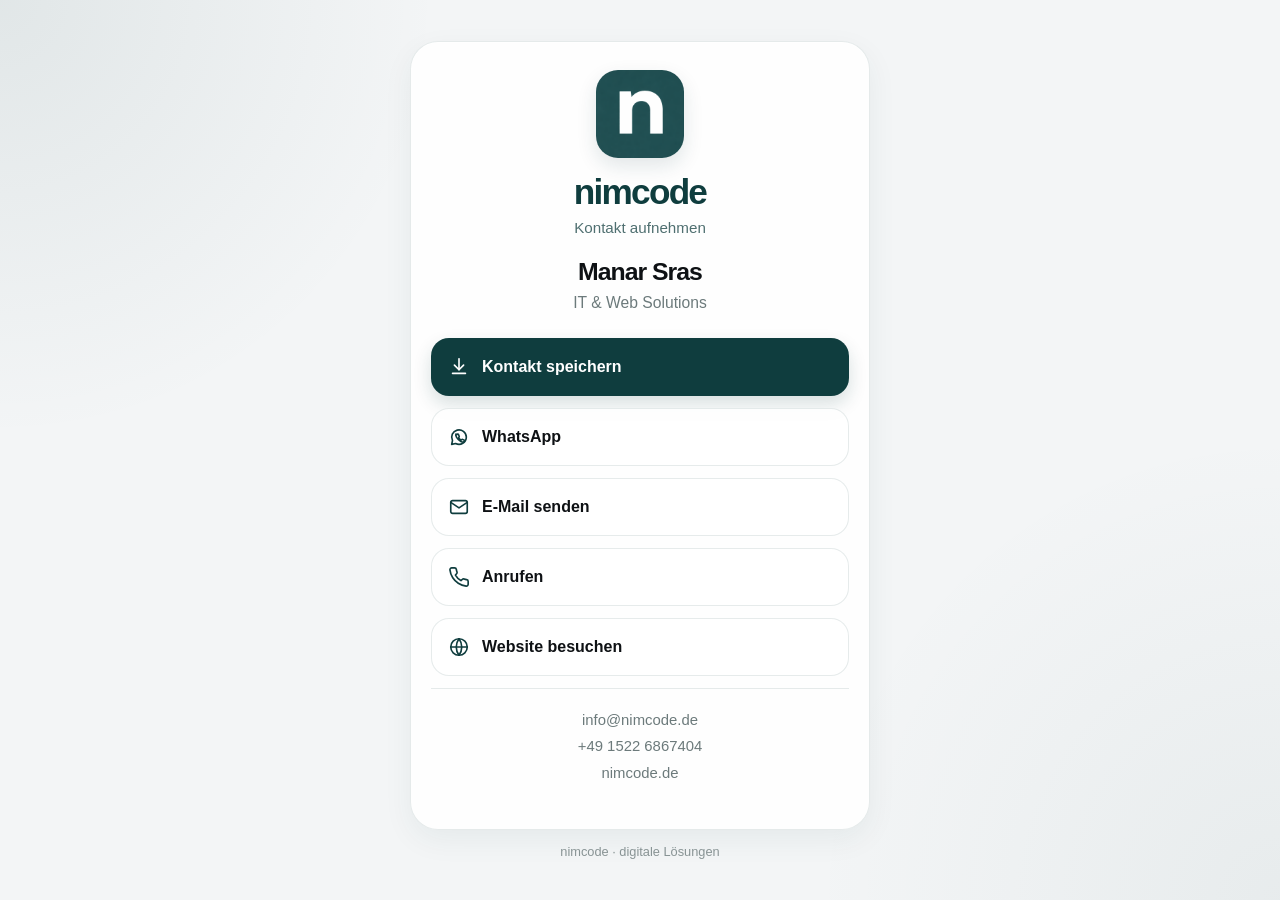
<file: contact/index.html>
<!DOCTYPE html>
<html lang="de">
<head>


  <script>
function loadGA(){
  var script = document.createElement('script');
  script.async = true;
  script.src = "https://www.googletagmanager.com/gtag/js?id=G-BBJQE9YXKF";
  document.head.appendChild(script);

  window.dataLayer = window.dataLayer || [];
  function gtag(){dataLayer.push(arguments);}
  window.gtag = gtag;

  gtag('js', new Date());
  gtag('config', 'G-BBJQE9YXKF');
}
</script>

  <meta charset="UTF-8" />
  <link rel="icon" href="/favicon.ico">
  <link rel="canonical" href="https://nimcode.de/contact/">
  <meta property="og:title" content="Kontakt – nimcode">
<meta property="og:description" content="IT & Web Solutions – Kontakt aufnehmen.">
<meta property="og:image" content="https://nimcode.de/og-image.jpg">
<meta property="og:type" content="website">
<meta property="og:url" content="https://nimcode.de/contact/">
  <meta name="theme-color" content="#0f3d3e">
  <meta name="viewport" content="width=device-width, initial-scale=1.0" />
  <title>Kontakt – nimcode</title>
  <meta name="description" content="Kontaktseite von nimcode mit E-Mail, WhatsApp, Telefon und Kontakt speichern." />
  <style>
    :root {
      --petrol: #0f3d3e;
      --petrol-soft: #4f6f70;
      --bg: #f3f5f6;
      --card: rgba(255, 255, 255, 0.88);
      --text: #0e1114;
      --muted: #6c7a7b;
      --line: rgba(15, 61, 62, 0.10);
      --white: #ffffff;
    }

    * {
      box-sizing: border-box;
    }

    html {
      -webkit-text-size-adjust: 100%;
    }

    body {
      margin: 0;
      min-height: 100vh;
      font-family: Inter, Arial, Helvetica, sans-serif;
      color: var(--text);
      background:
        radial-gradient(circle at top left, rgba(15, 61, 62, 0.08), transparent 28%),
        radial-gradient(circle at bottom right, rgba(15, 61, 62, 0.05), transparent 30%),
        var(--bg);
      display: flex;
      align-items: center;
      justify-content: center;
      padding: 20px;
    }

    .wrap {
      width: 100%;
      max-width: 460px;
    }

    .card {
      background: var(--card);
      border: 1px solid var(--line);
      border-radius: 28px;
      padding: 28px 20px 20px;
      backdrop-filter: blur(10px);
      -webkit-backdrop-filter: blur(10px);
      box-shadow:
        0 10px 30px rgba(15, 61, 62, 0.06),
        0 1px 0 rgba(255,255,255,0.6) inset;
      animation: fadeUp 0.55s ease-out both;
    }

    .brand {
      text-align: center;
      margin-bottom: 22px;
    }

    .logo {
      width: 88px;
      height: 88px;
      object-fit: cover;
      border-radius: 22px;
      display: block;
      margin: 0 auto 16px;
      box-shadow: 0 8px 20px rgba(15, 61, 62, 0.12);
      animation: softFade 0.7s ease-out both;
    }

    .logo-text {
      font-size: 2.2rem;
      font-weight: 700;
      line-height: 1;
      letter-spacing: -0.05em;
      color: var(--petrol);
      margin: 0;
      animation: softFade 0.7s ease-out both;
    }

    .subtitle {
      margin: 10px 0 0;
      font-size: 0.95rem;
      color: var(--petrol-soft);
    }

    .profile {
      display: flex;
      flex-direction: column;
      align-items: center;
      gap: 12px;
      margin-bottom: 26px;
    }

    .person {
      text-align: center;
    }

    .person h1 {
      margin: 0;
      font-size: 1.55rem;
      line-height: 1.1;
      letter-spacing: -0.04em;
    }

    .person p {
      margin: 8px 0 0;
      color: var(--muted);
      font-size: 0.98rem;
    }

    .actions {
      display: grid;
      gap: 12px;
      margin-bottom: 22px;
    }

    .btn {
      display: flex;
      align-items: center;
      gap: 12px;
      width: 100%;
      min-height: 58px;
      padding: 14px 16px;
      border-radius: 18px;
      text-decoration: none;
      font-size: 1rem;
      font-weight: 600;
      transition: transform 0.18s ease, box-shadow 0.18s ease, background-color 0.18s ease, border-color 0.18s ease;
      border: 1px solid transparent;
    }

    .btn:hover {
      transform: translateY(-2px);
    }

    .btn-primary {
      background: var(--petrol);
      color: var(--white);
      box-shadow: 0 8px 18px rgba(15, 61, 62, 0.16);
    }

    .btn-primary:hover {
      background: #145b5c;
    }
.btn:active{
 transform:translateY(0) scale(.98);
}
    .btn-secondary {
      background: rgba(255,255,255,0.82);
      color: var(--text);
      border-color: var(--line);
    }

    .btn-secondary:hover {
      border-color: rgba(15, 61, 62, 0.22);
      box-shadow: 0 8px 18px rgba(15, 61, 62, 0.06);
    }

    .icon {
      width: 22px;
      height: 22px;
      flex: 0 0 22px;
      display: inline-flex;
      align-items: center;
      justify-content: center;
    }

    .icon svg {
      width: 22px;
      height: 22px;
      display: block;
    }

    .btn-primary .icon svg {
      stroke: currentColor;
    }

    .btn-secondary .icon svg {
      stroke: var(--petrol);
    }

    .meta {
      border-top: 1px solid var(--line);
      padding-top: 18px;
      text-align: center;
      color: var(--muted);
      font-size: 0.93rem;
      line-height: 1.8;
    }

    .meta a {
      color: inherit;
      text-decoration: none;
    }

    .footer-note {
      text-align: center;
      margin-top: 14px;
      font-size: 0.8rem;
      color: #8a9596;
    }

    @keyframes fadeUp {
      from {
        opacity: 0;
        transform: translateY(18px);
      }
      to {
        opacity: 1;
        transform: translateY(0);
      }
    }

    @keyframes softFade {
      from {
        opacity: 0;
        transform: scale(0.98);
      }
      to {
        opacity: 1;
        transform: scale(1);
      }
    }

    @media (max-width: 420px) {
      body {
        padding: 14px;
      }

      .card {
        border-radius: 24px;
        padding: 24px 16px 18px;
      }

      .logo {
        width: 76px;
        height: 76px;
        border-radius: 18px;
      }

      .logo-text {
        font-size: 2rem;
      }

      .person h1 {
        font-size: 1.4rem;
      }

      .btn {
        min-height: 56px;
        border-radius: 16px;
      }

    }
  </style>
</head>
<body>
  <main class="wrap">
    <section class="card">
      <div class="brand">
        <img class="logo" src="/assets/nimcode-contact-logo.png" alt="nimcode Logo">
        <h2 class="logo-text">nimcode</h2>
        <p class="subtitle">Kontakt aufnehmen</p>
      </div>

      <div class="profile">
        <div class="person">
          <h1>Manar Sras</h1>
          <p>IT &amp; Web Solutions</p>
        </div>
      </div>

      <div class="actions">
        <a class="btn btn-primary" href="/nimcode.vcf" download>
          <span class="icon" aria-hidden="true">
            <svg viewBox="0 0 24 24" fill="none" stroke-width="1.8" stroke-linecap="round" stroke-linejoin="round">
              <path d="M12 3v12"></path>
              <path d="M7 10l5 5 5-5"></path>
              <path d="M5 19h14"></path>
            </svg>
          </span>
          <span>Kontakt speichern</span>
        </a>

        <a class="btn btn-secondary"
   href="https://wa.me/4915226867404"
   aria-label="WhatsApp Kontakt öffnen"
   target="_blank"
   rel="noopener noreferrer">
          <span class="icon" aria-hidden="true">
            <svg viewBox="0 0 24 24" fill="none" stroke-width="1.8" stroke-linecap="round" stroke-linejoin="round">
              <path d="M20 12a8 8 0 0 1-11.7 7.1L4 20l.9-4.1A8 8 0 1 1 20 12Z"></path>
              <path d="M9.5 9.5c.3-.7.8-.7 1.1-.7h.3c.1 0 .3.1.4.3l.9 2c.1.2.1.4 0 .6l-.5.8c-.1.2-.1.4 0 .5.3.5 1 1.5 2.3 2.1.2.1.4.1.5 0l.8-.5c.2-.1.4-.1.6 0l1.9.9c.2.1.3.2.3.4v.3c0 .3 0 .8-.7 1.1-.6.3-1.8.3-3.4-.5-1.6-.8-3.6-2.7-4.6-4.4-1-1.8-1.1-2.9-.8-3.6Z"></path>
            </svg>
          </span>
          <span>WhatsApp</span>
        </a>

        <a class="btn btn-secondary" href="mailto:info@nimcode.de">
          <span class="icon" aria-hidden="true">
            <svg viewBox="0 0 24 24" fill="none" stroke-width="1.8" stroke-linecap="round" stroke-linejoin="round">
              <rect x="3" y="5" width="18" height="14" rx="2"></rect>
              <path d="M3 7l9 6 9-6"></path>
            </svg>
          </span>
          <span>E-Mail senden</span>
        </a>

        <a class="btn btn-secondary" href="tel:+4915226867404">
          <span class="icon" aria-hidden="true">
            <svg viewBox="0 0 24 24" fill="none" stroke-width="1.8" stroke-linecap="round" stroke-linejoin="round">
              <path d="M22 16.9v3a2 2 0 0 1-2.2 2 19.8 19.8 0 0 1-8.6-3.1 19.4 19.4 0 0 1-6-6A19.8 19.8 0 0 1 2.1 4.2 2 2 0 0 1 4.1 2h3a2 2 0 0 1 2 1.7c.1.9.3 1.8.7 2.6a2 2 0 0 1-.4 2.1L8.1 9.9a16 16 0 0 0 6 6l1.5-1.3a2 2 0 0 1 2.1-.4c.8.4 1.7.6 2.6.7A2 2 0 0 1 22 16.9Z"></path>
            </svg>
          </span>
          <span>Anrufen</span>
        </a>

        <a class="btn btn-secondary" href="https://nimcode.de" target="_blank" rel="noopener noreferrer">
          <span class="icon" aria-hidden="true">
            <svg viewBox="0 0 24 24" fill="none" stroke-width="1.8" stroke-linecap="round" stroke-linejoin="round">
              <circle cx="12" cy="12" r="9"></circle>
              <path d="M3 12h18"></path>
              <path d="M12 3a15 15 0 0 1 0 18"></path>
              <path d="M12 3a15 15 0 0 0 0 18"></path>
            </svg>
          </span>
          <span>Website besuchen</span>
        </a>

        <!--
        <a class="btn btn-secondary" href="https://www.linkedin.com/in/manar-sras/" target="_blank" rel="noopener noreferrer">
          <span class="icon" aria-hidden="true">
            <svg viewBox="0 0 24 24" fill="none" stroke-width="1.8" stroke-linecap="round" stroke-linejoin="round">
              <path d="M16 8a6 6 0 0 1 6 6v7h-4v-7a2 2 0 0 0-4 0v7h-4v-7a6 6 0 0 1 6-6Z"></path>
              <path d="M2 9h4v12H2Z"></path>
              <path d="M4 4h.01"></path>
            </svg>
          </span>
          <span>LinkedIn</span>
        </a>

        <a class="btn btn-secondary" href="https://www.xing.com/profile/Manar_Sras/web_profiles" target="_blank" rel="noopener noreferrer">
          <span class="icon" aria-hidden="true">
            <svg viewBox="0 0 24 24" fill="none" stroke-width="1.8" stroke-linecap="round" stroke-linejoin="round">
              <path d="M8 6l3 5-4 7H3l4-7-3-5Z"></path>
              <path d="M14 3h4l-5 9 4 6h-4l-4-6Z"></path>
            </svg>
          </span>
          <span>XING</span>
        </a>
      </div>
      -->

      <div class="meta">
        <div><a href="mailto:info@nimcode.de">info@nimcode.de</a></div>
        <div><a href="tel:+4915226867404">+49 1522 6867404</a></div>
        <div><a href="https://nimcode.de" target="_blank" rel="noopener noreferrer">nimcode.de</a></div>
      </div>
    </section>

    <div class="footer-note">nimcode · digitale Lösungen</div>
    
  </main>
</body>
</html>
</file>
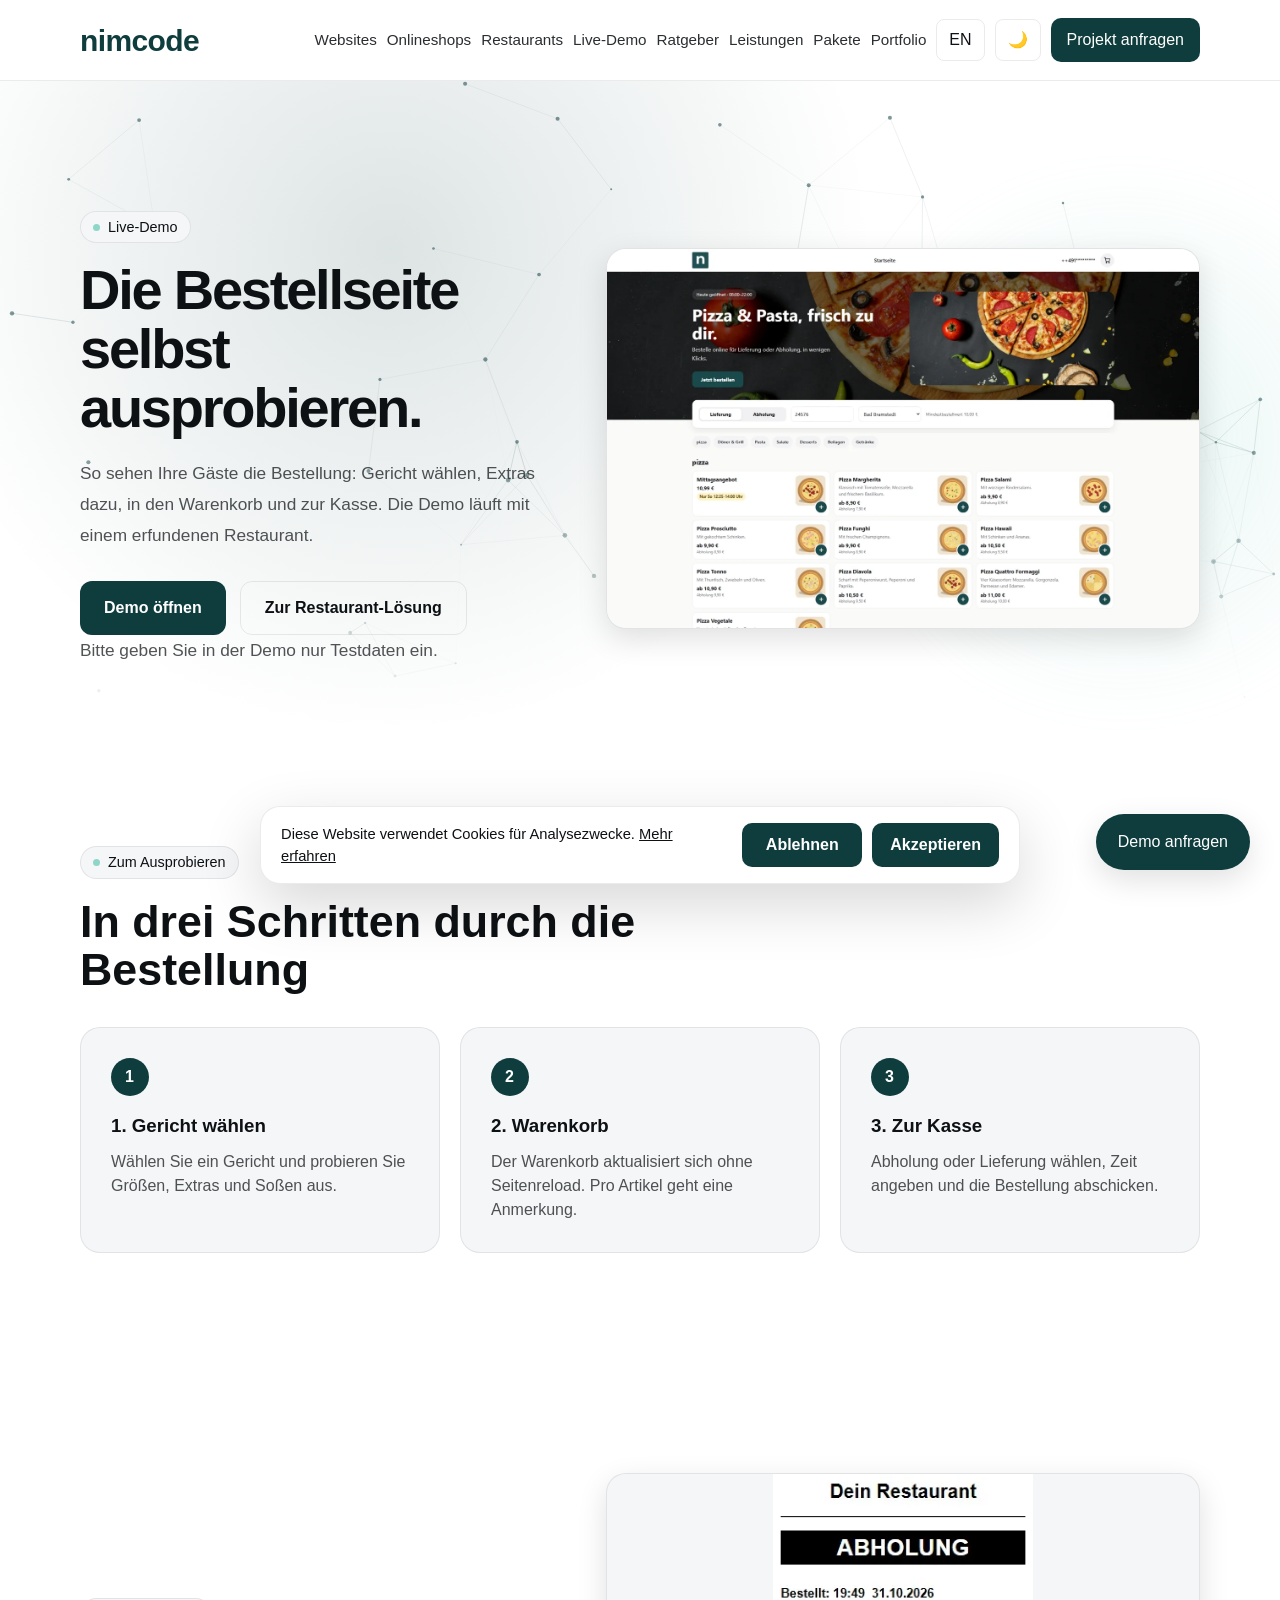
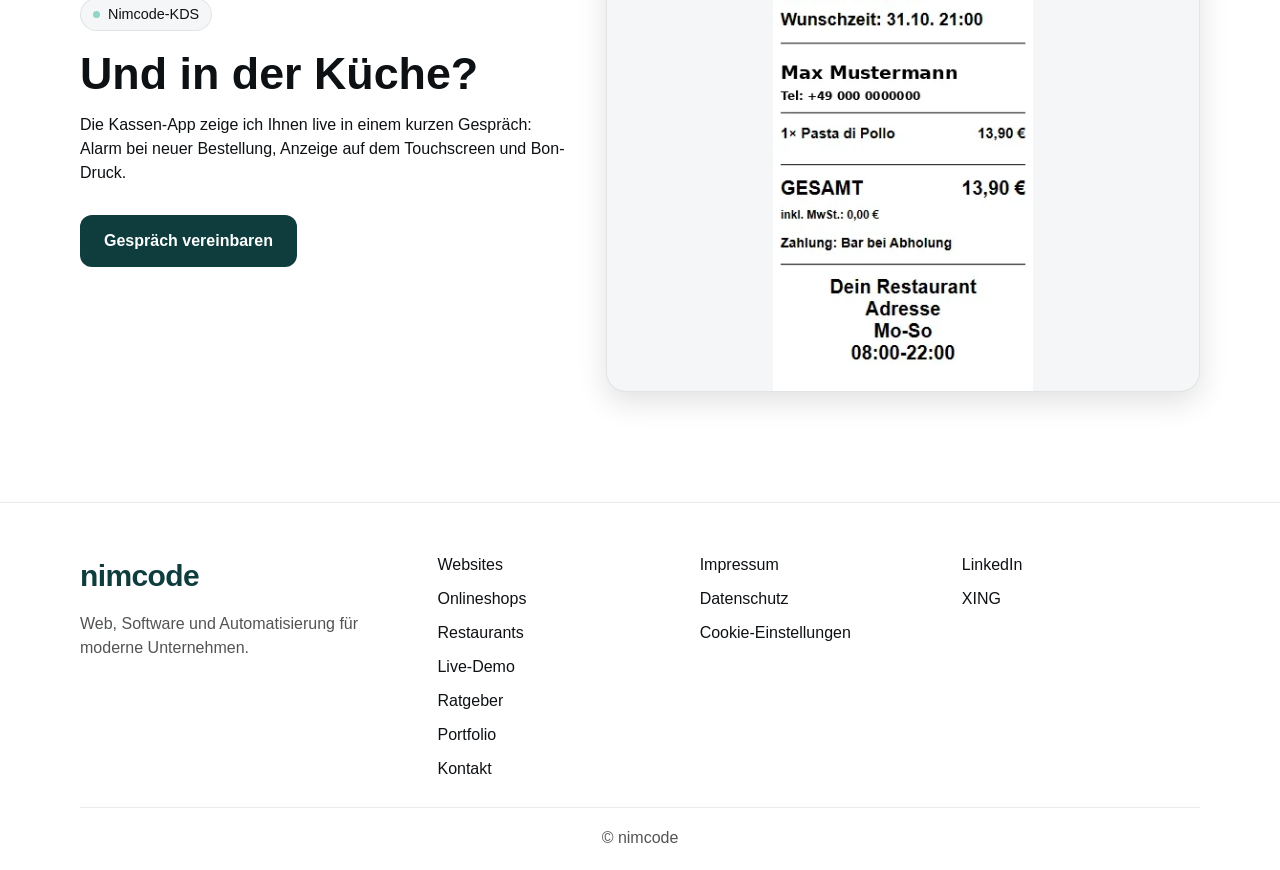
<file: demo/index.html>
<!DOCTYPE html>
<html lang="de">
<head>
  <script>
    document.documentElement.classList.add("js");
    try {
      var t = localStorage.getItem("nimcode-theme");
      if (t ? t === "dark" : matchMedia("(prefers-color-scheme: dark)").matches) {
        document.documentElement.classList.add("dark");
      }
    } catch (e) {}
  </script>
  <meta charset="UTF-8">
  <meta name="robots" content="index, follow">
  <meta name="theme-color" content="#0F3D3E">
  <meta name="viewport" content="width=device-width, initial-scale=1.0">
  <link rel="icon" href="/favicon.ico" sizes="any">
  <title>Live-Demo: Online-Bestellsystem für Restaurants | nimcode</title>
  <meta name="description" content="Bestellsystem live ausprobieren: Gericht wählen, Extras hinzufügen und zur Kasse gehen, in der Demo von Nimcode Order.">
  <meta name="author" content="nimcode">

  <meta property="og:title" content="Live-Demo: Online-Bestellsystem für Restaurants | nimcode">
  <meta property="og:description" content="Nimcode Order live ausprobieren.">
  <meta property="og:type" content="website">
  <meta property="og:url" content="https://nimcode.de/demo/">
  <meta property="og:site_name" content="nimcode">
  <meta property="og:image" content="https://nimcode.de/og-image.jpg">
  <meta name="twitter:card" content="summary_large_image">

  <link rel="canonical" href="https://nimcode.de/demo/">
  <link rel="stylesheet" href="/css/style.css?v=20261122">
  <link rel="stylesheet" href="/css/motion.css?v=20261121">

  <script>
    window.loadGA = function () {
      if (window.__gaLoaded) return;
      window.__gaLoaded = true;
      var script = document.createElement('script');
      script.async = true;
      script.src = 'https://www.googletagmanager.com/gtag/js?id=G-BBJQE9YXKF';
      document.head.appendChild(script);
      window.dataLayer = window.dataLayer || [];
      window.gtag = function(){ dataLayer.push(arguments); };
      gtag('js', new Date());
      gtag('config', 'G-BBJQE9YXKF');
    };
  </script>
</head>
<body>
  <div id="progressBar" aria-hidden="true"></div>
  <div class="cursor" aria-hidden="true"></div>

  <div id="loader" aria-hidden="true">
    <div class="loader-logo">nimcode</div>
  </div>

  <header class="header glass">
    <div class="container nav">
      <a href="/" class="logo" aria-label="nimcode Startseite">nimcode</a>

      <button id="menuToggle" class="menu-toggle" type="button" aria-label="Menü öffnen" aria-expanded="false" aria-controls="siteMenu">☰</button>

      <nav class="nav-right" id="siteMenu" aria-label="Hauptnavigation">
        <a href="/websites/" class="nav-link" data-de="Websites" data-en="Websites">Websites</a>
        <a href="/onlineshop/" class="nav-link" data-de="Onlineshops" data-en="Online shops">Onlineshops</a>
        <a href="/restaurants/" class="nav-link" data-de="Restaurants" data-en="Restaurants">Restaurants</a>
        <a href="/demo/" class="nav-link" data-de="Live-Demo" data-en="Live demo" aria-current="page">Live-Demo</a>
        <a href="/ratgeber/" class="nav-link" data-de="Ratgeber" data-en="Guides">Ratgeber</a>
        <a href="/#services" class="nav-link" data-de="Leistungen" data-en="Services">Leistungen</a>
        <a href="/#pricing" class="nav-link" data-de="Pakete" data-en="Packages">Pakete</a>
        <a href="/#portfolio" class="nav-link" data-de="Portfolio" data-en="Portfolio">Portfolio</a>

        <button id="langToggle" class="nav-btn" type="button" aria-label="Sprache wechseln">EN</button>
        <button id="themeToggle" class="nav-btn" type="button" aria-label="Dark Mode umschalten" aria-pressed="false">🌙</button>
        <a href="/contact/" class="cta" data-de="Projekt anfragen" data-en="Request project">Projekt anfragen</a>
      </nav>
    </div>
  </header>

  <main>
    <section class="page-hero section">
      <div class="gradient-bg" aria-hidden="true"></div>
      <div class="container split">
        <div class="hero-text">
          <span class="eyebrow">Live-Demo</span>
          <h1 data-de="Die Bestellseite selbst ausprobieren." data-en="Try the ordering site yourself.">Die Bestellseite selbst ausprobieren.</h1>
          <p data-de="So sehen Ihre Gäste die Bestellung: Gericht wählen, Extras dazu, in den Warenkorb und zur Kasse. Die Demo läuft mit einem erfundenen Restaurant."
             data-en="This is what your guests see: pick a dish, add extras, go to the cart and check out. The demo runs with a fictional restaurant.">
            So sehen Ihre Gäste die Bestellung: Gericht wählen, Extras dazu, in den Warenkorb und zur Kasse. Die Demo läuft mit einem erfundenen Restaurant.
          </p>
          <div class="hero-actions">
            <a href="https://demo.nimorder.de" class="btn" target="_blank" rel="noopener" data-de="Demo öffnen" data-en="Open demo">Demo öffnen</a>
            <a href="/restaurants/" class="btn btn-secondary" data-de="Zur Restaurant-Lösung" data-en="About the restaurant solution">Zur Restaurant-Lösung</a>
          </div>
          <p class="demo-note" data-de="Bitte geben Sie in der Demo nur Testdaten ein." data-en="Please enter test data only.">Bitte geben Sie in der Demo nur Testdaten ein.</p>
        </div>

        <figure class="shot">
          <img src="/img/menu.webp" width="1400" height="897" alt="Speisekarte von Nimcode Order" fetchpriority="high">
        </figure>
      </div>
    </section>

    <section class="section">
      <div class="container">
        <div class="section-intro">
          <span class="section-kicker" data-de="Zum Ausprobieren" data-en="Things to try">Zum Ausprobieren</span>
          <h2 data-de="In drei Schritten durch die Bestellung" data-en="Three steps through an order">In drei Schritten durch die Bestellung</h2>
        </div>
        <div class="steps">
          <article class="step">
            <h3 data-de="1. Gericht wählen" data-en="1. Pick a dish">1. Gericht wählen</h3>
            <p data-de="Wählen Sie ein Gericht und probieren Sie Größen, Extras und Soßen aus." data-en="Choose a dish and try sizes, extras and sauces.">Wählen Sie ein Gericht und probieren Sie Größen, Extras und Soßen aus.</p>
          </article>
          <article class="step">
            <h3 data-de="2. Warenkorb" data-en="2. Cart">2. Warenkorb</h3>
            <p data-de="Der Warenkorb aktualisiert sich ohne Seitenreload. Pro Artikel geht eine Anmerkung." data-en="The cart updates without a page reload. You can add a note per item.">Der Warenkorb aktualisiert sich ohne Seitenreload. Pro Artikel geht eine Anmerkung.</p>
          </article>
          <article class="step">
            <h3 data-de="3. Zur Kasse" data-en="3. Checkout">3. Zur Kasse</h3>
            <p data-de="Abholung oder Lieferung wählen, Zeit angeben und die Bestellung abschicken." data-en="Choose pickup or delivery, set a time and send the order.">Abholung oder Lieferung wählen, Zeit angeben und die Bestellung abschicken.</p>
          </article>
        </div>
      </div>
    </section>

    <section class="section">
      <div class="container split">
        <div>
          <span class="section-kicker">Nimcode-KDS</span>
          <h2 data-de="Und in der Küche?" data-en="And in the kitchen?">Und in der Küche?</h2>
          <p data-de="Die Kassen-App zeige ich Ihnen live in einem kurzen Gespräch: Alarm bei neuer Bestellung, Anzeige auf dem Touchscreen und Bon-Druck."
             data-en="I will show you the cash register app live in a short call: alarm on a new order, touchscreen display and receipt printing.">
            Die Kassen-App zeige ich Ihnen live in einem kurzen Gespräch: Alarm bei neuer Bestellung, Anzeige auf dem Touchscreen und Bon-Druck.
          </p>
          <div class="hero-actions">
            <a href="/contact/" class="btn" data-de="Gespräch vereinbaren" data-en="Book a call">Gespräch vereinbaren</a>
          </div>
        </div>
        <figure class="shot">
          <img src="/img/bon.webp" width="272" height="540" loading="lazy" alt="Bon aus dem Thermodrucker mit Demo-Bestellung" style="max-width:260px;margin-inline:auto">
        </figure>
      </div>
    </section>
  </main>

  <footer class="footer">
    <div class="container footer-grid">
      <div class="footer-brand">
        <div class="footer-logo">nimcode</div>
        <p data-de="Web, Software und Automatisierung für moderne Unternehmen." data-en="Web, software, and automation for modern businesses.">Web, Software und Automatisierung für moderne Unternehmen.</p>
      </div>

      <div class="footer-links">
        <a href="/websites/" data-de="Websites" data-en="Websites">Websites</a>
        <a href="/onlineshop/" data-de="Onlineshops" data-en="Online shops">Onlineshops</a>
        <a href="/restaurants/" data-de="Restaurants" data-en="Restaurants">Restaurants</a>
        <a href="/demo/" data-de="Live-Demo" data-en="Live demo">Live-Demo</a>
        <a href="/ratgeber/" data-de="Ratgeber" data-en="Guides">Ratgeber</a>
        <a href="/#portfolio" data-de="Portfolio" data-en="Portfolio">Portfolio</a>
        <a href="/contact/" data-de="Kontakt" data-en="Contact">Kontakt</a>
      </div>

      <div class="footer-links">
        <a href="/impressum.html">Impressum</a>
        <a href="/datenschutz.html">Datenschutz</a>
        <a href="#" id="cookieSettings" data-de="Cookie-Einstellungen" data-en="Cookie settings">Cookie-Einstellungen</a>
      </div>

      <div class="footer-links">
        <a href="https://www.linkedin.com/in/manar-sras/" rel="noopener noreferrer">LinkedIn</a>
        <a href="https://www.xing.com/profile/Manar_Sras/" rel="noopener noreferrer">XING</a>
      </div>
    </div>

    <div class="container footer-bottom">
      <span>© nimcode</span>
    </div>
  </footer>

  <a href="/contact/" class="floating-cta" data-de="Demo anfragen" data-en="Request a demo">Demo anfragen</a>

  <div id="cookieBanner" class="cookie-banner" role="dialog" aria-label="Cookie-Hinweis">
    <p>
      Diese Website verwendet Cookies für Analysezwecke.
      <a href="/datenschutz.html">Mehr erfahren</a>
    </p>
    <div class="cookie-actions">
      <button type="button" id="declineCookies">Ablehnen</button>
      <button type="button" id="acceptCookies">Akzeptieren</button>
    </div>
  </div>

  <script src="/js/app.js?v=20261122" defer></script>
  <script src="/js/motion.js?v=20261121" defer></script>
  <script defer data-domain="nimcode.de" src="https://plausible.io/js/script.js"></script>
</body>
</html>
</file>
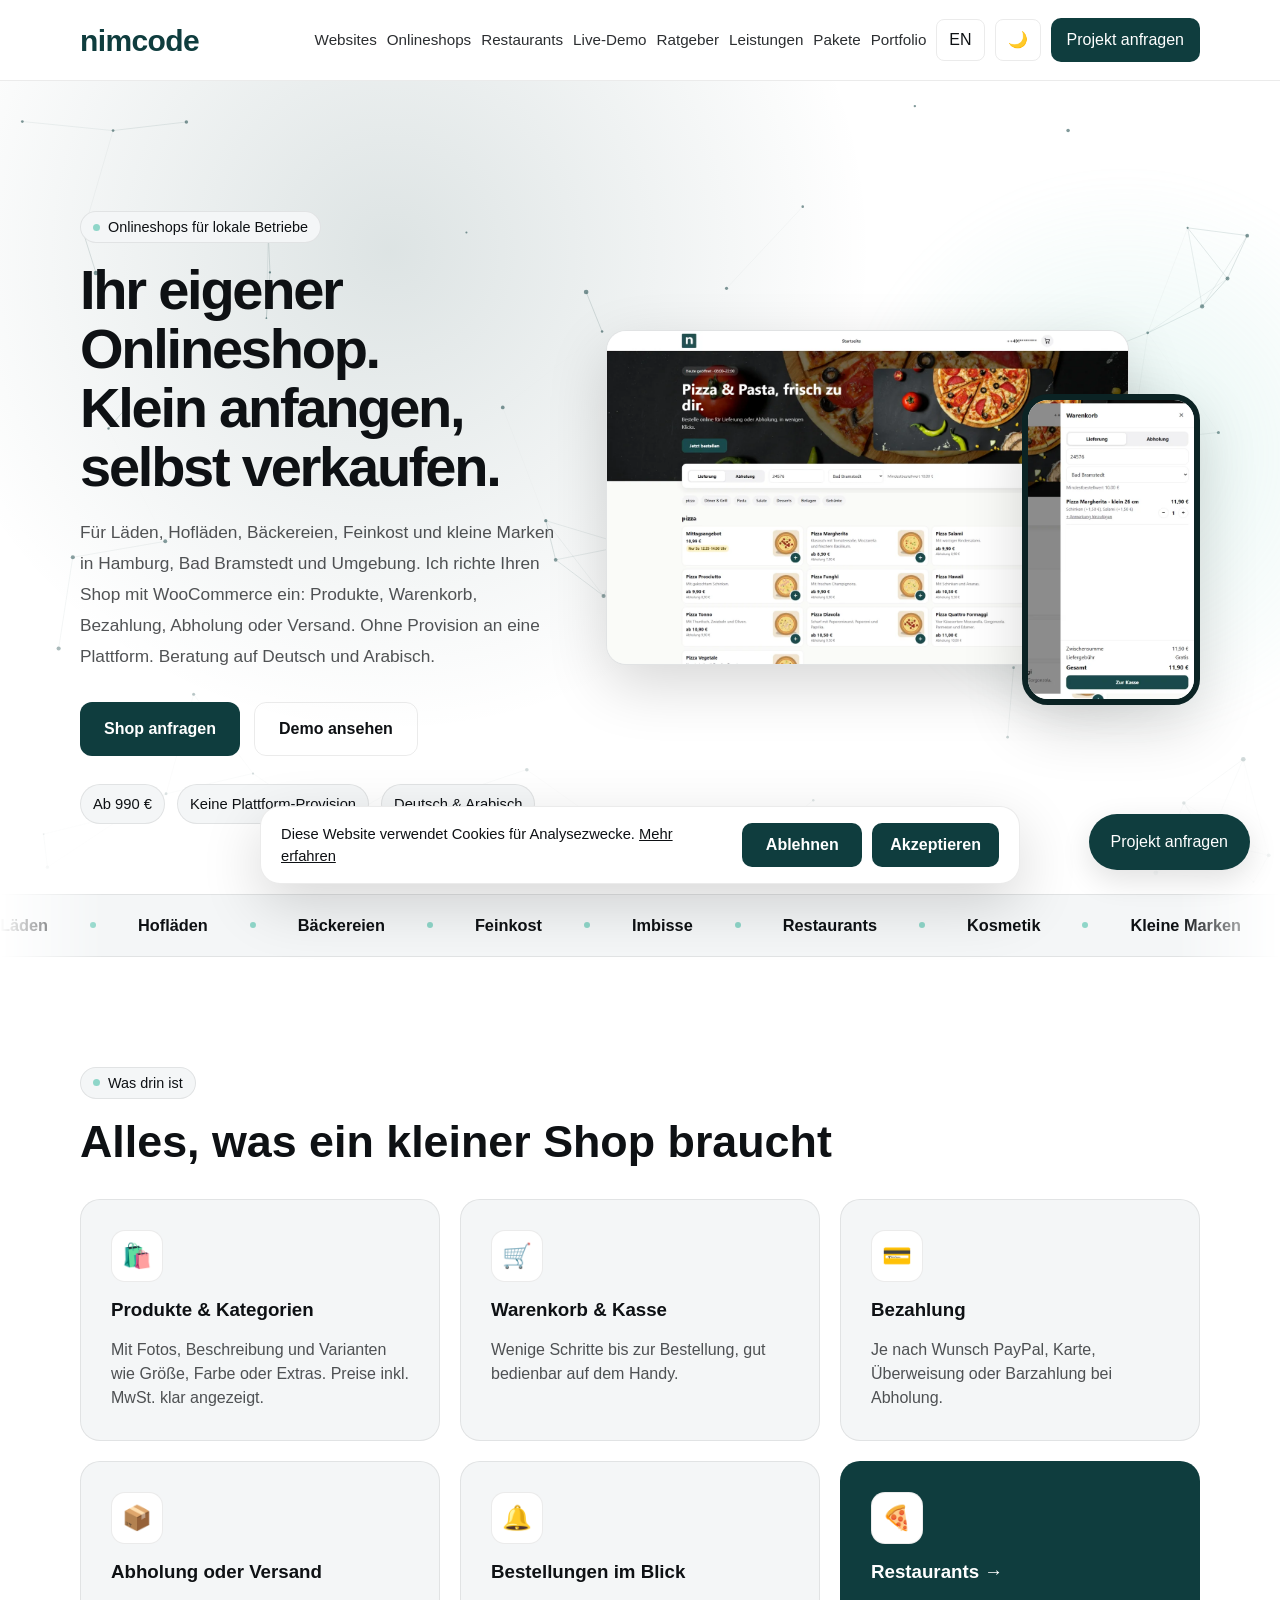
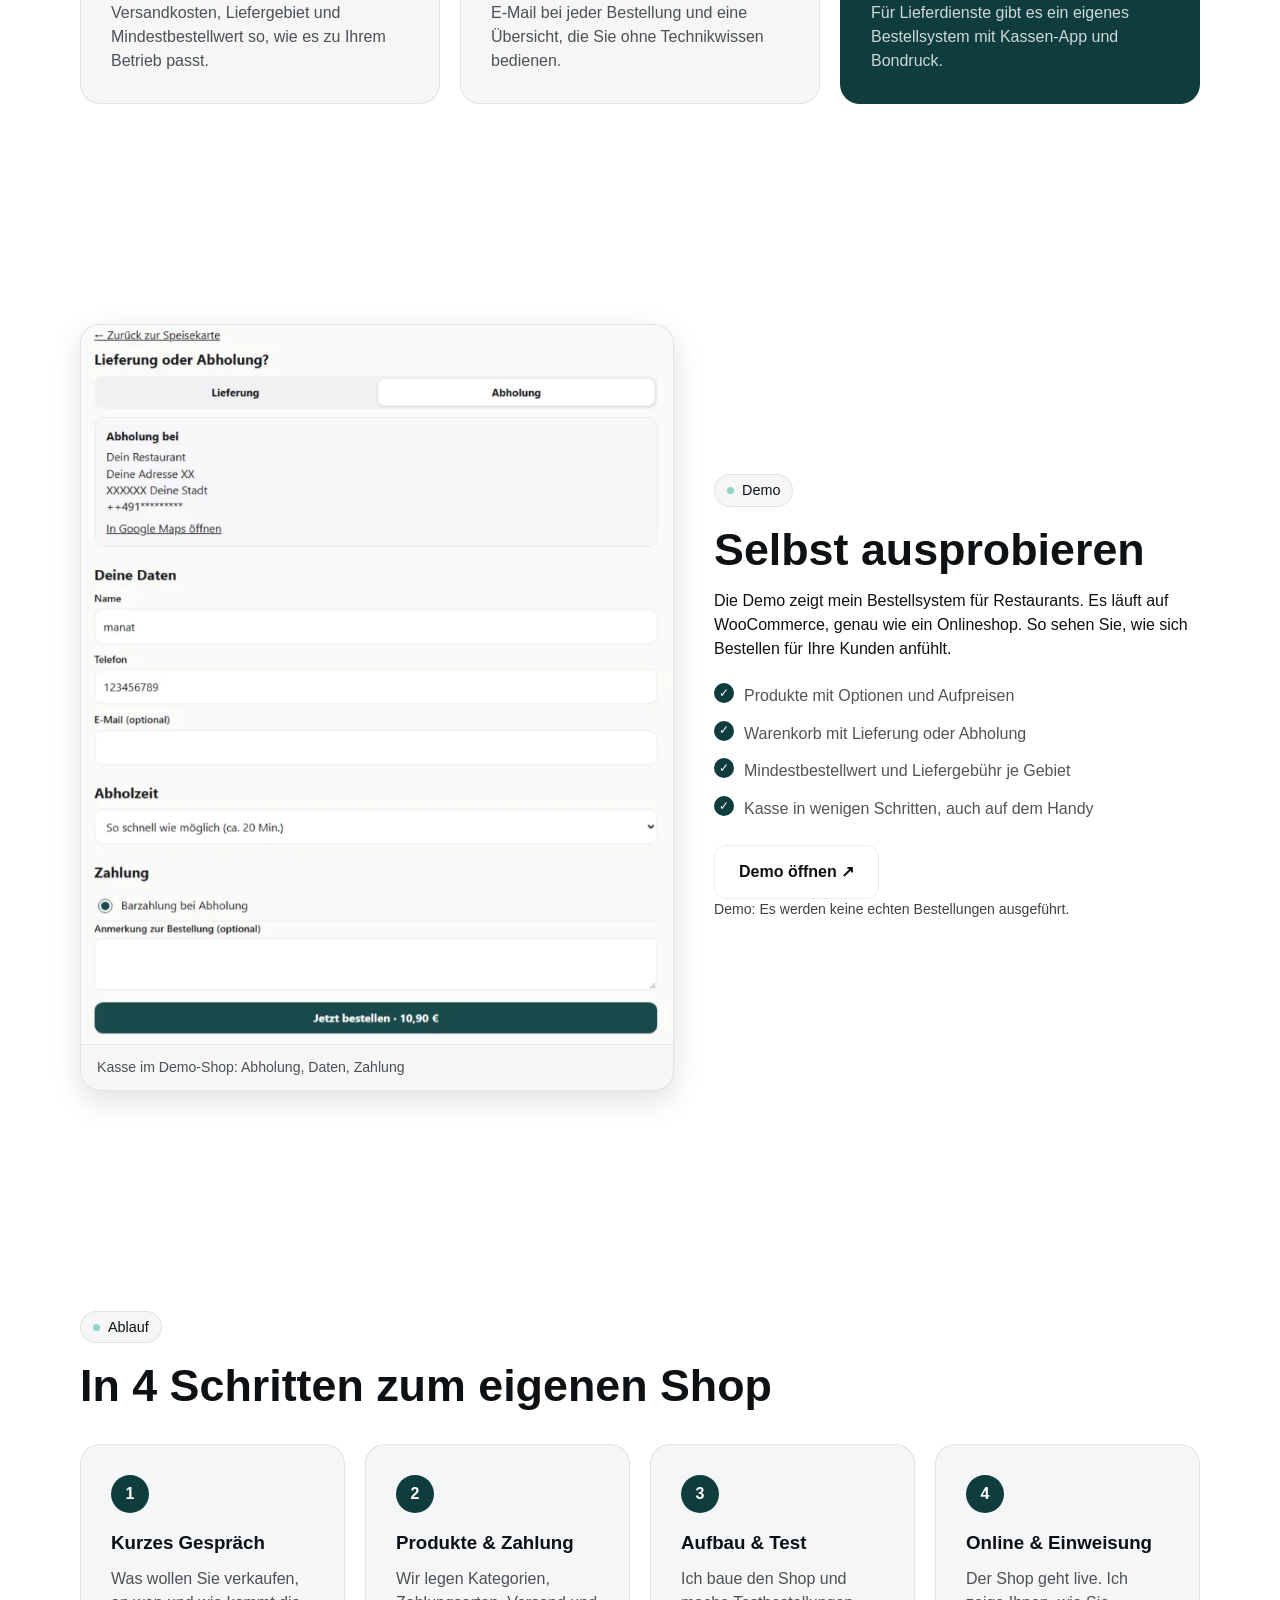
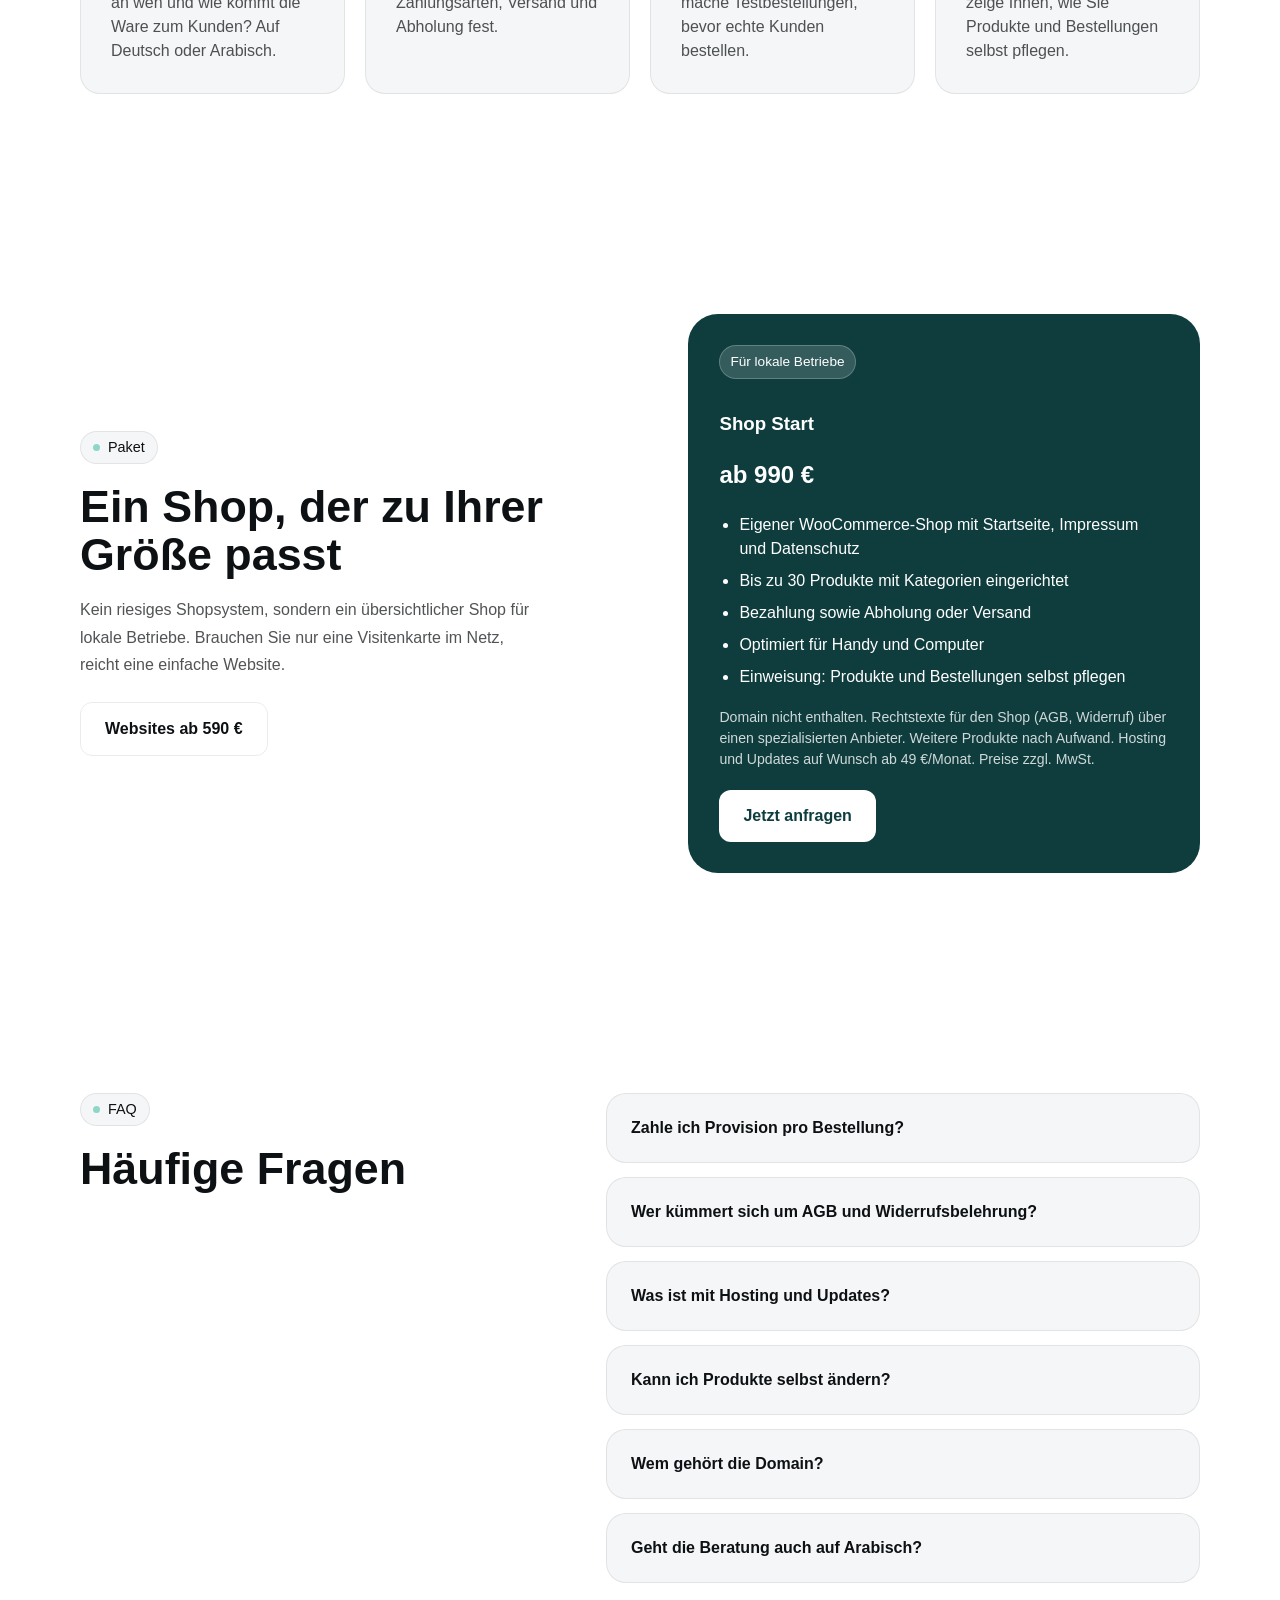
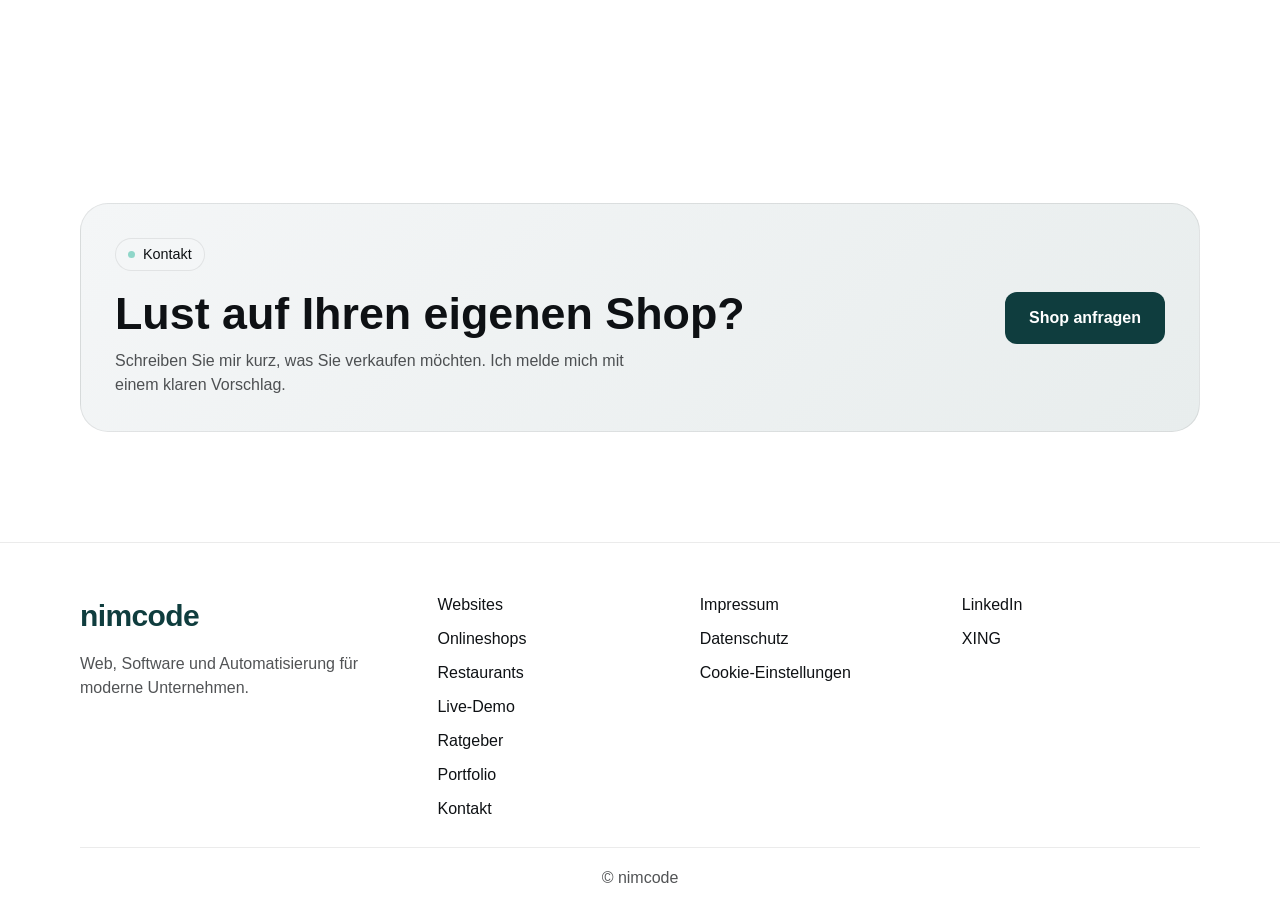
<file: onlineshop/index.html>
<!DOCTYPE html>
<html lang="de">
<head>
  <script>
    document.documentElement.classList.add("js");
    try {
      var t = localStorage.getItem("nimcode-theme");
      if (t ? t === "dark" : matchMedia("(prefers-color-scheme: dark)").matches) {
        document.documentElement.classList.add("dark");
      }
    } catch (e) {}
  </script>
  <meta charset="UTF-8">
  <meta name="robots" content="index, follow">
  <meta name="theme-color" content="#0F3D3E">
  <meta name="viewport" content="width=device-width, initial-scale=1.0">
  <link rel="icon" href="/favicon.ico" sizes="any">
  <title>Onlineshop erstellen lassen in Hamburg & Bad Bramstedt | nimcode</title>
  <meta name="description" content="Onlineshops für Läden, Hofläden, Bäckereien und kleine Marken in Hamburg, Bad Bramstedt und Umgebung. Eigener WooCommerce-Shop ab 990 €, ohne Plattform-Provision. Hosting und Updates auf Wunsch ab 49 €/Monat. Beratung auf Deutsch und Arabisch.">
  <meta name="author" content="nimcode">

  <meta property="og:title" content="Onlineshop erstellen lassen in Hamburg & Bad Bramstedt | nimcode">
  <meta property="og:description" content="Websites für kleine Betriebe: persönlich, verständlich, aus der Region. Ab 590 €.">
  <meta property="og:type" content="website">
  <meta property="og:url" content="https://nimcode.de/onlineshop/">
  <meta property="og:site_name" content="nimcode">
  <meta property="og:image" content="https://nimcode.de/og-image.jpg">
  <meta name="twitter:card" content="summary_large_image">

  <link rel="canonical" href="https://nimcode.de/onlineshop/">
  <link rel="stylesheet" href="/css/style.css?v=20261122">
  <link rel="stylesheet" href="/css/motion.css?v=20261121">

  <script type="application/ld+json">
  {
    "@context":"https://schema.org",
    "@type":"Service",
    "name":"Onlineshop für lokale Betriebe",
    "serviceType":"Onlineshop-Erstellung mit WooCommerce",
    "provider":{"@type":"ProfessionalService","name":"nimcode","url":"https://nimcode.de/"},
    "areaServed":["Hamburg","Bad Bramstedt","Schleswig-Holstein"],
    "offers":{"@type":"Offer","name":"Shop Start","price":"990","priceCurrency":"EUR","description":"Eigener WooCommerce-Shop mit Startseite, Impressum und Datenschutz, Bis zu 30 Produkte, Bezahlung sowie Abholung oder Versand. Domain nicht enthalten. Hosting und Updates auf Wunsch ab 49 €/Monat. Preis zzgl. MwSt."}
  }
  </script>
  <script>
    window.loadGA = function () {
      if (window.__gaLoaded) return;
      window.__gaLoaded = true;
      var script = document.createElement('script');
      script.async = true;
      script.src = 'https://www.googletagmanager.com/gtag/js?id=G-BBJQE9YXKF';
      document.head.appendChild(script);
      window.dataLayer = window.dataLayer || [];
      window.gtag = function(){ dataLayer.push(arguments); };
      gtag('js', new Date());
      gtag('config', 'G-BBJQE9YXKF');
    };
  </script>
</head>
<body>
  <div id="progressBar" aria-hidden="true"></div>
  <div class="cursor" aria-hidden="true"></div>

  <div id="loader" aria-hidden="true">
    <div class="loader-logo">nimcode</div>
  </div>

  <header class="header glass">
    <div class="container nav">
      <a href="/" class="logo" aria-label="nimcode Startseite">nimcode</a>

      <button id="menuToggle" class="menu-toggle" type="button" aria-label="Menü öffnen" aria-expanded="false" aria-controls="siteMenu">☰</button>

      <nav class="nav-right" id="siteMenu" aria-label="Hauptnavigation">
        <a href="/websites/" class="nav-link" data-de="Websites" data-en="Websites">Websites</a>
        <a href="/onlineshop/" class="nav-link" data-de="Onlineshops" data-en="Online shops" aria-current="page">Onlineshops</a>
        <a href="/restaurants/" class="nav-link" data-de="Restaurants" data-en="Restaurants">Restaurants</a>
        <a href="/demo/" class="nav-link" data-de="Live-Demo" data-en="Live demo">Live-Demo</a>
        <a href="/ratgeber/" class="nav-link" data-de="Ratgeber" data-en="Guides">Ratgeber</a>
        <a href="/#services" class="nav-link" data-de="Leistungen" data-en="Services">Leistungen</a>
        <a href="/#pricing" class="nav-link" data-de="Pakete" data-en="Packages">Pakete</a>
        <a href="/#portfolio" class="nav-link" data-de="Portfolio" data-en="Portfolio">Portfolio</a>

        <button id="langToggle" class="nav-btn" type="button" aria-label="Sprache wechseln">EN</button>
        <button id="themeToggle" class="nav-btn" type="button" aria-label="Dark Mode umschalten" aria-pressed="false">🌙</button>
        <a href="/contact/" class="cta" data-de="Projekt anfragen" data-en="Request project">Projekt anfragen</a>
      </nav>
    </div>
  </header>

  <main>
    <section class="page-hero section">
      <div class="gradient-bg" aria-hidden="true"></div>
      <div class="container split">
        <div class="hero-text">
          <span class="eyebrow" data-de="Onlineshops für lokale Betriebe" data-en="Online shops for local businesses">Onlineshops für lokale Betriebe</span>
          <h1 data-de="Ihr eigener Onlineshop. Klein anfangen, selbst verkaufen."
              data-en="Your own online shop. Start small, sell directly.">
            Ihr eigener Onlineshop. Klein anfangen, selbst verkaufen.
          </h1>
          <p data-de="Für Läden, Hofläden, Bäckereien, Feinkost und kleine Marken in Hamburg, Bad Bramstedt und Umgebung. Ich richte Ihren Shop mit WooCommerce ein: Produkte, Warenkorb, Bezahlung, Abholung oder Versand. Ohne Provision an eine Plattform. Beratung auf Deutsch und Arabisch."
             data-en="For shops, farm shops, bakeries, delis and small brands in Hamburg, Bad Bramstedt and the surrounding area. I set up your shop with WooCommerce: products, cart, payment, pickup or shipping. No commission to a platform. Advice in German and Arabic.">
            Für Läden, Hofläden, Bäckereien, Feinkost und kleine Marken in Hamburg, Bad Bramstedt und Umgebung. Ich richte Ihren Shop mit WooCommerce ein: Produkte, Warenkorb, Bezahlung, Abholung oder Versand. Ohne Provision an eine Plattform. Beratung auf Deutsch und Arabisch.
          </p>
          <div class="hero-actions">
            <a href="/contact/" class="btn" data-de="Shop anfragen" data-en="Request a shop">Shop anfragen</a>
            <a href="#demo" class="btn btn-secondary" data-de="Demo ansehen" data-en="See the demo">Demo ansehen</a>
          </div>
          <div class="hero-points">
            <span data-de="Ab 990 €" data-en="From €990">Ab 990 €</span>
            <span data-de="Keine Plattform-Provision" data-en="No platform commission">Keine Plattform-Provision</span>
            <span data-de="Deutsch &amp; Arabisch" data-en="German &amp; Arabic">Deutsch &amp; Arabisch</span>
          </div>
        </div>

        <div class="device-stack" aria-label="Demo-Shop auf Computer und Handy">
          <figure class="device-desktop">
            <img src="/img/menu.webp" width="1400" height="897" alt="Demo-Shop mit Produktkategorien und Produkten auf dem Computer" fetchpriority="high">
          </figure>
          <figure class="device-phone">
            <img src="/img/cart.webp" width="494" height="890" alt="Warenkorb des Demo-Shops auf dem Handy mit Lieferung oder Abholung">
          </figure>
        </div>
      </div>
    </section>

    <div class="marquee" aria-label="Branchen">
      <div class="marquee-track">
        <div class="marquee-group">
          <span data-de="Läden" data-en="Shops">Läden</span>
          <span data-de="Hofläden" data-en="Farm shops">Hofläden</span>
          <span data-de="Bäckereien" data-en="Bakeries">Bäckereien</span>
          <span data-de="Feinkost" data-en="Delis">Feinkost</span>
          <span data-de="Imbisse" data-en="Takeaways">Imbisse</span>
          <span data-de="Restaurants" data-en="Restaurants">Restaurants</span>
          <span data-de="Kosmetik" data-en="Cosmetics">Kosmetik</span>
          <span data-de="Kleine Marken" data-en="Small brands">Kleine Marken</span>
        </div>
        <div class="marquee-group" aria-hidden="true">
          <span data-de="Läden" data-en="Shops">Läden</span>
          <span data-de="Hofläden" data-en="Farm shops">Hofläden</span>
          <span data-de="Bäckereien" data-en="Bakeries">Bäckereien</span>
          <span data-de="Feinkost" data-en="Delis">Feinkost</span>
          <span data-de="Imbisse" data-en="Takeaways">Imbisse</span>
          <span data-de="Restaurants" data-en="Restaurants">Restaurants</span>
          <span data-de="Kosmetik" data-en="Cosmetics">Kosmetik</span>
          <span data-de="Kleine Marken" data-en="Small brands">Kleine Marken</span>
        </div>
      </div>
    </div>

    <section class="section" id="funktionen">
      <div class="container">
        <div class="section-intro">
          <span class="section-kicker" data-de="Was drin ist" data-en="What's included">Was drin ist</span>
          <h2 data-de="Alles, was ein kleiner Shop braucht" data-en="Everything a small shop needs">Alles, was ein kleiner Shop braucht</h2>
        </div>

        <div class="industry-grid">
          <article class="card industry-card">
            <span class="industry-icon" aria-hidden="true">🛍️</span>
            <h3 data-de="Produkte &amp; Kategorien" data-en="Products &amp; categories">Produkte &amp; Kategorien</h3>
            <p data-de="Mit Fotos, Beschreibung und Varianten wie Größe, Farbe oder Extras. Preise inkl. MwSt. klar angezeigt." data-en="With photos, descriptions and variants such as size, colour or extras. Prices incl. VAT shown clearly.">Mit Fotos, Beschreibung und Varianten wie Größe, Farbe oder Extras. Preise inkl. MwSt. klar angezeigt.</p>
          </article>
          <article class="card industry-card">
            <span class="industry-icon" aria-hidden="true">🛒</span>
            <h3 data-de="Warenkorb &amp; Kasse" data-en="Cart &amp; checkout">Warenkorb &amp; Kasse</h3>
            <p data-de="Wenige Schritte bis zur Bestellung, gut bedienbar auf dem Handy." data-en="Just a few steps to order, easy to use on mobile.">Wenige Schritte bis zur Bestellung, gut bedienbar auf dem Handy.</p>
          </article>
          <article class="card industry-card">
            <span class="industry-icon" aria-hidden="true">💳</span>
            <h3 data-de="Bezahlung" data-en="Payment">Bezahlung</h3>
            <p data-de="Je nach Wunsch PayPal, Karte, Überweisung oder Barzahlung bei Abholung." data-en="Depending on your needs: PayPal, card, bank transfer or cash on pickup.">Je nach Wunsch PayPal, Karte, Überweisung oder Barzahlung bei Abholung.</p>
          </article>
          <article class="card industry-card">
            <span class="industry-icon" aria-hidden="true">📦</span>
            <h3 data-de="Abholung oder Versand" data-en="Pickup or shipping">Abholung oder Versand</h3>
            <p data-de="Versandkosten, Liefergebiet und Mindestbestellwert so, wie es zu Ihrem Betrieb passt." data-en="Shipping costs, delivery area and minimum order value set up to suit your business.">Versandkosten, Liefergebiet und Mindestbestellwert so, wie es zu Ihrem Betrieb passt.</p>
          </article>
          <article class="card industry-card">
            <span class="industry-icon" aria-hidden="true">🔔</span>
            <h3 data-de="Bestellungen im Blick" data-en="Orders at a glance">Bestellungen im Blick</h3>
            <p data-de="E-Mail bei jeder Bestellung und eine Übersicht, die Sie ohne Technikwissen bedienen." data-en="An email for every order and an overview you can use without technical knowledge.">E-Mail bei jeder Bestellung und eine Übersicht, die Sie ohne Technikwissen bedienen.</p>
          </article>
          <a class="card industry-card industry-link" href="/restaurants/">
            <span class="industry-icon" aria-hidden="true">🍕</span>
            <h3 data-de="Restaurants →" data-en="Restaurants →">Restaurants →</h3>
            <p data-de="Für Lieferdienste gibt es ein eigenes Bestellsystem mit Kassen-App und Bondruck." data-en="For delivery services there is a dedicated ordering system with cashier app and receipt printing.">Für Lieferdienste gibt es ein eigenes Bestellsystem mit Kassen-App und Bondruck.</p>
          </a>
        </div>
      </div>
    </section>

    <section class="section" id="demo">
      <div class="container split split-example">
        <figure class="shot example-shot">
          <img src="/img/checkout.webp" width="790" height="960" loading="lazy" alt="Kasse des Demo-Shops mit Abholung, Kontaktdaten und Zahlungsart">
          <figcaption data-de="Kasse im Demo-Shop: Abholung, Daten, Zahlung" data-en="Checkout in the demo shop: pickup, details, payment">Kasse im Demo-Shop: Abholung, Daten, Zahlung</figcaption>
        </figure>

        <div>
          <span class="section-kicker" data-de="Demo" data-en="Demo">Demo</span>
          <h2 data-de="Selbst ausprobieren" data-en="Try it yourself">Selbst ausprobieren</h2>
          <p data-de="Die Demo zeigt mein Bestellsystem für Restaurants. Es läuft auf WooCommerce, genau wie ein Onlineshop. So sehen Sie, wie sich Bestellen für Ihre Kunden anfühlt."
             data-en="The demo shows my ordering system for restaurants. It runs on WooCommerce, just like an online shop, so you can see how ordering feels for your customers.">
            Die Demo zeigt mein Bestellsystem für Restaurants. Es läuft auf WooCommerce, genau wie ein Onlineshop. So sehen Sie, wie sich Bestellen für Ihre Kunden anfühlt.
          </p>
          <ul class="check-list example-facts">
            <li data-de="Produkte mit Optionen und Aufpreisen" data-en="Products with options and surcharges">Produkte mit Optionen und Aufpreisen</li>
            <li data-de="Warenkorb mit Lieferung oder Abholung" data-en="Cart with delivery or pickup">Warenkorb mit Lieferung oder Abholung</li>
            <li data-de="Mindestbestellwert und Liefergebühr je Gebiet" data-en="Minimum order value and delivery fee per area">Mindestbestellwert und Liefergebühr je Gebiet</li>
            <li data-de="Kasse in wenigen Schritten, auch auf dem Handy" data-en="Checkout in a few steps, also on mobile">Kasse in wenigen Schritten, auch auf dem Handy</li>
          </ul>
          <p class="section-cta hero-actions">
            <a href="https://demo.nimorder.de" class="btn btn-secondary" target="_blank" rel="noopener noreferrer" data-de="Demo öffnen ↗" data-en="Open demo ↗">Demo öffnen ↗</a>
          </p>
          <p class="package-note" data-de="Demo: Es werden keine echten Bestellungen ausgeführt." data-en="Demo: no real orders are placed.">Demo: Es werden keine echten Bestellungen ausgeführt.</p>
        </div>
      </div>
    </section>

    <section class="section" id="ablauf">
      <div class="container">
        <div class="section-intro">
          <span class="section-kicker" data-de="Ablauf" data-en="How it works">Ablauf</span>
          <h2 data-de="In 4 Schritten zum eigenen Shop" data-en="Your own shop in 4 steps">In 4 Schritten zum eigenen Shop</h2>
        </div>

        <div class="steps steps-4">
          <article class="step">
            <h3 data-de="Kurzes Gespräch" data-en="Short call">Kurzes Gespräch</h3>
            <p data-de="Was wollen Sie verkaufen, an wen und wie kommt die Ware zum Kunden? Auf Deutsch oder Arabisch." data-en="What do you want to sell, to whom, and how do goods reach the customer? In German or Arabic.">Was wollen Sie verkaufen, an wen und wie kommt die Ware zum Kunden? Auf Deutsch oder Arabisch.</p>
          </article>
          <article class="step">
            <h3 data-de="Produkte &amp; Zahlung" data-en="Products &amp; payment">Produkte &amp; Zahlung</h3>
            <p data-de="Wir legen Kategorien, Zahlungsarten, Versand und Abholung fest." data-en="We define categories, payment methods, shipping and pickup.">Wir legen Kategorien, Zahlungsarten, Versand und Abholung fest.</p>
          </article>
          <article class="step">
            <h3 data-de="Aufbau &amp; Test" data-en="Build &amp; test">Aufbau &amp; Test</h3>
            <p data-de="Ich baue den Shop und mache Testbestellungen, bevor echte Kunden bestellen." data-en="I build the shop and place test orders before real customers order.">Ich baue den Shop und mache Testbestellungen, bevor echte Kunden bestellen.</p>
          </article>
          <article class="step">
            <h3 data-de="Online &amp; Einweisung" data-en="Live &amp; handover">Online &amp; Einweisung</h3>
            <p data-de="Der Shop geht live. Ich zeige Ihnen, wie Sie Produkte und Bestellungen selbst pflegen." data-en="The shop goes live. I show you how to manage products and orders yourself.">Der Shop geht live. Ich zeige Ihnen, wie Sie Produkte und Bestellungen selbst pflegen.</p>
          </article>
        </div>
      </div>
    </section>

    <section class="section" id="paket">
      <div class="container split split-package">
        <div>
          <span class="section-kicker" data-de="Paket" data-en="Package">Paket</span>
          <h2 data-de="Ein Shop, der zu Ihrer Größe passt" data-en="A shop that fits your size">Ein Shop, der zu Ihrer Größe passt</h2>
          <p class="package-intro" data-de="Kein riesiges Shopsystem, sondern ein übersichtlicher Shop für lokale Betriebe. Brauchen Sie nur eine Visitenkarte im Netz, reicht eine einfache Website."
             data-en="Not a huge shop system, but a clear shop for local businesses. If you only need an online business card, a simple website is enough.">Kein riesiges Shopsystem, sondern ein übersichtlicher Shop für lokale Betriebe. Brauchen Sie nur eine Visitenkarte im Netz, reicht eine einfache Website.</p>
          <p class="section-cta hero-actions">
            <a href="/websites/" class="btn btn-secondary" data-de="Websites ab 590 €" data-en="Websites from €590">Websites ab 590 €</a>
          </p>
        </div>

        <article class="price-card highlight package-card">
          <span class="price-badge" data-de="Für lokale Betriebe" data-en="For local businesses">Für lokale Betriebe</span>
          <h3>Shop Start</h3>
          <p class="price" data-de="ab 990 €" data-en="from €990">ab 990 €</p>
          <ul>
            <li data-de="Eigener WooCommerce-Shop mit Startseite, Impressum und Datenschutz" data-en="Your own WooCommerce shop with home page, legal notice and privacy policy">Eigener WooCommerce-Shop mit Startseite, Impressum und Datenschutz</li>
            <li data-de="Bis zu 30 Produkte mit Kategorien eingerichtet" data-en="Up to 30 products set up with categories">Bis zu 30 Produkte mit Kategorien eingerichtet</li>
            <li data-de="Bezahlung sowie Abholung oder Versand" data-en="Payment plus pickup or shipping">Bezahlung sowie Abholung oder Versand</li>
            <li data-de="Optimiert für Handy und Computer" data-en="Optimised for mobile and desktop">Optimiert für Handy und Computer</li>
            <li data-de="Einweisung: Produkte und Bestellungen selbst pflegen" data-en="Handover: manage products and orders yourself">Einweisung: Produkte und Bestellungen selbst pflegen</li>
          </ul>
          <p class="package-note" data-de="Domain nicht enthalten. Rechtstexte für den Shop (AGB, Widerruf) über einen spezialisierten Anbieter. Weitere Produkte nach Aufwand. Hosting und Updates auf Wunsch ab 49 €/Monat. Preise zzgl. MwSt."
             data-en="Domain not included. Legal texts for the shop (T&amp;C, withdrawal) via a specialised provider. Further products charged by effort. Hosting and updates optional from €49/month. Prices excl. VAT.">Domain nicht enthalten. Rechtstexte für den Shop (AGB, Widerruf) über einen spezialisierten Anbieter. Weitere Produkte nach Aufwand. Hosting und Updates auf Wunsch ab 49 €/Monat. Preise zzgl. MwSt.</p>
          <a href="/contact/" class="btn" data-de="Jetzt anfragen" data-en="Request now">Jetzt anfragen</a>
        </article>
      </div>
    </section>

    <section class="section faq" id="faq">
      <div class="container faq-grid">
        <div>
          <span class="section-kicker" data-de="FAQ" data-en="FAQ">FAQ</span>
          <h2 data-de="Häufige Fragen" data-en="Frequently asked questions">Häufige Fragen</h2>
        </div>

        <div class="faq-list">
          <details class="faq-item">
            <summary data-de="Zahle ich Provision pro Bestellung?" data-en="Do I pay commission per order?">Zahle ich Provision pro Bestellung?</summary>
            <p data-de="An mich nicht und an keine Plattform. Nur die Zahlungsanbieter wie PayPal oder Stripe berechnen ihre üblichen Gebühren pro Zahlung. Barzahlung bei Abholung ist gebührenfrei."
               data-en="Not to me and not to any platform. Only payment providers such as PayPal or Stripe charge their usual fees per payment. Cash on pickup has no fees.">
              An mich nicht und an keine Plattform. Nur die Zahlungsanbieter wie PayPal oder Stripe berechnen ihre üblichen Gebühren pro Zahlung. Barzahlung bei Abholung ist gebührenfrei.
            </p>
          </details>

          <details class="faq-item">
            <summary data-de="Wer kümmert sich um AGB und Widerrufsbelehrung?" data-en="Who takes care of T&amp;C and the withdrawal notice?">Wer kümmert sich um AGB und Widerrufsbelehrung?</summary>
            <p data-de="Rechtstexte für Shops sollten von einem spezialisierten Anbieter kommen, der sie bei Gesetzesänderungen aktualisiert. Ich binde sie ein und richte Pflichtangaben wie Preise inkl. MwSt., Versandkosten und den Bestell-Button korrekt ein. Eine Rechtsberatung ersetzt das nicht."
               data-en="Legal texts for shops should come from a specialised provider who updates them when the law changes. I integrate them and set up mandatory details such as prices incl. VAT, shipping costs and the order button correctly. This does not replace legal advice.">
              Rechtstexte für Shops sollten von einem spezialisierten Anbieter kommen, der sie bei Gesetzesänderungen aktualisiert. Ich binde sie ein und richte Pflichtangaben wie Preise inkl. MwSt., Versandkosten und den Bestell-Button korrekt ein. Eine Rechtsberatung ersetzt das nicht.
            </p>
          </details>

          <details class="faq-item">
            <summary data-de="Was ist mit Hosting und Updates?" data-en="What about hosting and updates?">Was ist mit Hosting und Updates?</summary>
            <p data-de="Gibt es auf Wunsch ab 49 €/Monat. Ein Shop braucht regelmäßige Updates von WordPress, WooCommerce und den Erweiterungen, damit er sicher läuft und Zahlungen funktionieren. Darum kümmere ich mich."
               data-en="Available from €49/month. A shop needs regular updates to WordPress, WooCommerce and its extensions so that it runs securely and payments keep working. I take care of that.">
              Gibt es auf Wunsch ab 49 €/Monat. Ein Shop braucht regelmäßige Updates von WordPress, WooCommerce und den Erweiterungen, damit er sicher läuft und Zahlungen funktionieren. Darum kümmere ich mich.
            </p>
          </details>

          <details class="faq-item">
            <summary data-de="Kann ich Produkte selbst ändern?" data-en="Can I change products myself?">Kann ich Produkte selbst ändern?</summary>
            <p data-de="Ja. Nach der Einweisung können Sie Preise, Fotos und neue Produkte selbst pflegen. Wenn Sie das lieber abgeben, übernehme ich es."
               data-en="Yes. After the handover you can update prices, photos and new products yourself. If you prefer to hand it over, I take care of it.">
              Ja. Nach der Einweisung können Sie Preise, Fotos und neue Produkte selbst pflegen. Wenn Sie das lieber abgeben, übernehme ich es.
            </p>
          </details>

          <details class="faq-item">
            <summary data-de="Wem gehört die Domain?" data-en="Who owns the domain?">Wem gehört die Domain?</summary>
            <p data-de="Die Domain ist nicht im Paket enthalten. Am besten läuft sie auf Ihren Namen, damit sie Ihnen gehört. Bei der Einrichtung helfe ich gern."
               data-en="The domain is not included in the package. Ideally it is registered in your name so that it belongs to you. I am happy to help with the setup.">
              Die Domain ist nicht im Paket enthalten. Am besten läuft sie auf Ihren Namen, damit sie Ihnen gehört. Bei der Einrichtung helfe ich gern.
            </p>
          </details>

          <details class="faq-item">
            <summary data-de="Geht die Beratung auch auf Arabisch?" data-en="Is advice available in Arabic?">Geht die Beratung auch auf Arabisch?</summary>
            <p data-de="Ja. Beratung gibt es auf Deutsch und Arabisch, der Shop selbst ist auf Deutsch, damit Ihre Kunden in Deutschland alles verstehen."
               data-en="Yes. Advice is available in German and Arabic, the shop itself is in German so your customers in Germany understand everything.">
              Ja. Beratung gibt es auf Deutsch und Arabisch, der Shop selbst ist auf Deutsch, damit Ihre Kunden in Deutschland alles verstehen.
            </p>
          </details>
        </div>
      </div>
    </section>

    <section class="section contact-strip" id="contact">
      <div class="container contact-strip-inner">
        <div>
          <span class="section-kicker" data-de="Kontakt" data-en="Contact">Kontakt</span>
          <h2 data-de="Lust auf Ihren eigenen Shop?" data-en="Ready for your own shop?">Lust auf Ihren eigenen Shop?</h2>
          <p data-de="Schreiben Sie mir kurz, was Sie verkaufen möchten. Ich melde mich mit einem klaren Vorschlag."
             data-en="Send me a short message about what you want to sell. I will get back to you with a clear proposal.">
            Schreiben Sie mir kurz, was Sie verkaufen möchten. Ich melde mich mit einem klaren Vorschlag.
          </p>
        </div>
        <div class="contact-strip-actions">
          <a href="/contact/" class="btn" data-de="Shop anfragen" data-en="Request a shop">Shop anfragen</a>
        </div>
      </div>
    </section>
  </main>

  <footer class="footer">
    <div class="container footer-grid">
      <div class="footer-brand">
        <div class="footer-logo">nimcode</div>
        <p data-de="Web, Software und Automatisierung für moderne Unternehmen." data-en="Web, software, and automation for modern businesses.">Web, Software und Automatisierung für moderne Unternehmen.</p>
      </div>

      <div class="footer-links">
        <a href="/websites/" data-de="Websites" data-en="Websites">Websites</a>
        <a href="/onlineshop/" data-de="Onlineshops" data-en="Online shops">Onlineshops</a>
        <a href="/restaurants/" data-de="Restaurants" data-en="Restaurants">Restaurants</a>
        <a href="/demo/" data-de="Live-Demo" data-en="Live demo">Live-Demo</a>
        <a href="/ratgeber/" data-de="Ratgeber" data-en="Guides">Ratgeber</a>
        <a href="/#portfolio" data-de="Portfolio" data-en="Portfolio">Portfolio</a>
        <a href="/contact/" data-de="Kontakt" data-en="Contact">Kontakt</a>
      </div>

      <div class="footer-links">
        <a href="/impressum.html">Impressum</a>
        <a href="/datenschutz.html">Datenschutz</a>
        <a href="#" id="cookieSettings" data-de="Cookie-Einstellungen" data-en="Cookie settings">Cookie-Einstellungen</a>
      </div>

      <div class="footer-links">
        <a href="https://www.linkedin.com/in/manar-sras/" rel="noopener noreferrer">LinkedIn</a>
        <a href="https://www.xing.com/profile/Manar_Sras/" rel="noopener noreferrer">XING</a>
      </div>
    </div>

    <div class="container footer-bottom">
      <span>© nimcode</span>
    </div>
  </footer>

  <a href="/contact/" class="floating-cta" data-de="Projekt anfragen" data-en="Request project">Projekt anfragen</a>

  <div id="cookieBanner" class="cookie-banner" role="dialog" aria-label="Cookie-Hinweis">
    <p>
      Diese Website verwendet Cookies für Analysezwecke.
      <a href="/datenschutz.html">Mehr erfahren</a>
    </p>
    <div class="cookie-actions">
      <button type="button" id="declineCookies">Ablehnen</button>
      <button type="button" id="acceptCookies">Akzeptieren</button>
    </div>
  </div>

  <script src="/js/app.js?v=20261122" defer></script>
  <script src="/js/motion.js?v=20261121" defer></script>
  <script defer data-domain="nimcode.de" src="https://plausible.io/js/script.js"></script>
</body>
</html>
</file>
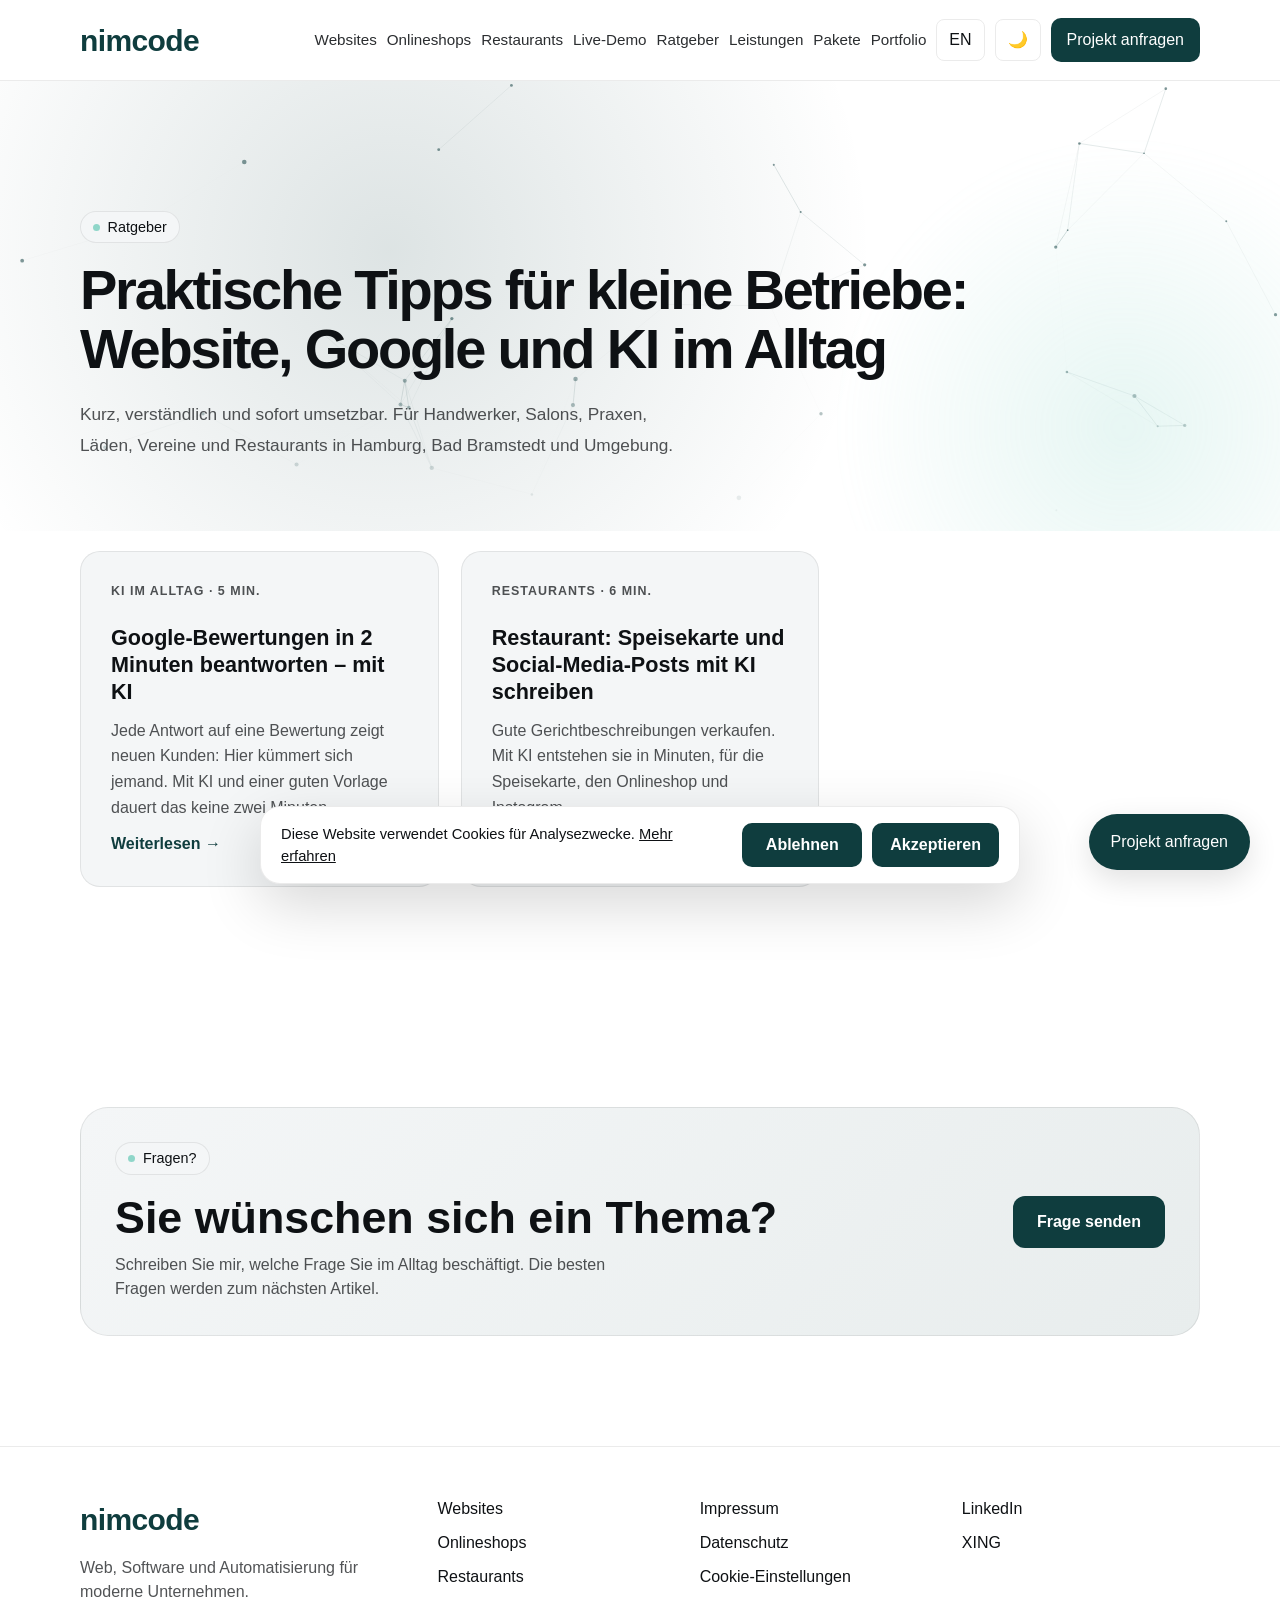
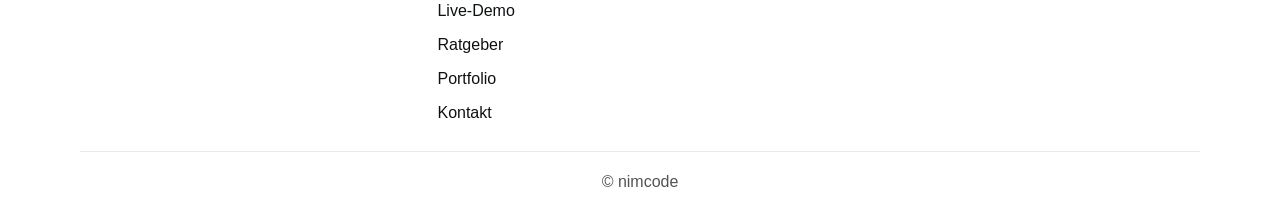
<file: ratgeber/index.html>
<!DOCTYPE html>
<html lang="de">
<head>
  <script>
    document.documentElement.classList.add("js");
    try {
      var t = localStorage.getItem("nimcode-theme");
      if (t ? t === "dark" : matchMedia("(prefers-color-scheme: dark)").matches) {
        document.documentElement.classList.add("dark");
      }
    } catch (e) {}
  </script>
  <meta charset="UTF-8">
  <meta name="robots" content="index, follow">
  <meta name="theme-color" content="#0F3D3E">
  <meta name="viewport" content="width=device-width, initial-scale=1.0">
  <link rel="icon" href="/favicon.ico" sizes="any">
  <title>Ratgeber: Website, Google & KI für kleine Betriebe | nimcode</title>
  <meta name="description" content="Praktische Tipps für kleine Betriebe und Restaurants in Hamburg und Bad Bramstedt: Website, Google-Profil und KI im Alltag. Kurz, verständlich, sofort umsetzbar.">
  <meta name="author" content="nimcode">

  <meta property="og:title" content="Ratgeber: Website, Google & KI für kleine Betriebe | nimcode">
  <meta property="og:description" content="Praktische Tipps für kleine Betriebe und Restaurants in Hamburg und Bad Bramstedt: Website, Google-Profil und KI im Alltag. Kurz, verständlich, sofort umsetzbar.">
  <meta property="og:type" content="website">
  <meta property="og:url" content="https://nimcode.de/ratgeber/">
  <meta property="og:site_name" content="nimcode">
  <meta property="og:image" content="https://nimcode.de/img/og/ratgeber.jpg">
  <meta property="og:image:width" content="1200">
  <meta property="og:image:height" content="630">
  <meta name="twitter:image" content="https://nimcode.de/img/og/ratgeber.jpg">
  <meta name="twitter:card" content="summary_large_image">

  <link rel="canonical" href="https://nimcode.de/ratgeber/">
  <link rel="stylesheet" href="/css/style.css?v=20261123">
  <link rel="stylesheet" href="/css/motion.css?v=20261121">

  <script type="application/ld+json">
{
  "@context": "https://schema.org",
  "@type": "Blog",
  "name": "nimcode Ratgeber",
  "url": "https://nimcode.de/ratgeber/",
  "inLanguage": "de",
  "publisher": {
    "@type": "Organization",
    "name": "nimcode",
    "url": "https://nimcode.de/"
  },
  "blogPost": [
    {
      "@type": "BlogPosting",
      "headline": "Google-Bewertungen in 2 Minuten beantworten – mit KI",
      "url": "https://nimcode.de/ratgeber/google-bewertungen-mit-ki-beantworten/",
      "datePublished": "2026-11-23"
    },
    {
      "@type": "BlogPosting",
      "headline": "Restaurant: Speisekarte und Social-Media-Posts mit KI schreiben",
      "url": "https://nimcode.de/ratgeber/restaurant-speisekarte-und-posts-mit-ki/",
      "datePublished": "2026-11-23"
    }
  ]
}
  </script>
  <script>
    window.loadGA = function () {
      if (window.__gaLoaded) return;
      window.__gaLoaded = true;
      var script = document.createElement('script');
      script.async = true;
      script.src = 'https://www.googletagmanager.com/gtag/js?id=G-BBJQE9YXKF';
      document.head.appendChild(script);
      window.dataLayer = window.dataLayer || [];
      window.gtag = function(){ dataLayer.push(arguments); };
      gtag('js', new Date());
      gtag('config', 'G-BBJQE9YXKF');
    };
  </script>
</head>
<body>
  <div id="progressBar" aria-hidden="true"></div>
  <div class="cursor" aria-hidden="true"></div>

  <div id="loader" aria-hidden="true">
    <div class="loader-logo">nimcode</div>
  </div>

  <header class="header glass">
    <div class="container nav">
      <a href="/" class="logo" aria-label="nimcode Startseite">nimcode</a>

      <button id="menuToggle" class="menu-toggle" type="button" aria-label="Menü öffnen" aria-expanded="false" aria-controls="siteMenu">☰</button>

      <nav class="nav-right" id="siteMenu" aria-label="Hauptnavigation">
        <a href="/websites/" class="nav-link" data-de="Websites" data-en="Websites">Websites</a>
        <a href="/onlineshop/" class="nav-link" data-de="Onlineshops" data-en="Online shops">Onlineshops</a>
        <a href="/restaurants/" class="nav-link" data-de="Restaurants" data-en="Restaurants">Restaurants</a>
        <a href="/demo/" class="nav-link" data-de="Live-Demo" data-en="Live demo">Live-Demo</a>
        <a href="/ratgeber/" class="nav-link" aria-current="page" data-de="Ratgeber" data-en="Guides">Ratgeber</a>
        <a href="/#services" class="nav-link" data-de="Leistungen" data-en="Services">Leistungen</a>
        <a href="/#pricing" class="nav-link" data-de="Pakete" data-en="Packages">Pakete</a>
        <a href="/#portfolio" class="nav-link" data-de="Portfolio" data-en="Portfolio">Portfolio</a>

        <button id="langToggle" class="nav-btn" type="button" aria-label="Sprache wechseln">EN</button>
        <button id="themeToggle" class="nav-btn" type="button" aria-label="Dark Mode umschalten" aria-pressed="false">🌙</button>
        <a href="/contact/" class="cta" data-de="Projekt anfragen" data-en="Request project">Projekt anfragen</a>
      </nav>
    </div>
  </header>

  <main>
    <section class="page-hero section">
      <div class="gradient-bg" aria-hidden="true"></div>
      <div class="container">
        <div class="hero-text">
          <span class="eyebrow">Ratgeber</span>
          <h1>Praktische Tipps für kleine Betriebe: Website, Google und KI im Alltag</h1>
          <p>Kurz, verständlich und sofort umsetzbar. Für Handwerker, Salons, Praxen, Läden, Vereine und Restaurants in Hamburg, Bad Bramstedt und Umgebung.</p>
        </div>
      </div>
    </section>

    <section class="section ratgeber-list">
      <div class="container">
        <div class="ratgeber-grid">
          <a class="card ratgeber-card" href="/ratgeber/google-bewertungen-mit-ki-beantworten/">
            <span class="card-kicker">KI im Alltag · 5 Min.</span>
            <h2>Google-Bewertungen in 2 Minuten beantworten – mit KI</h2>
            <p>Jede Antwort auf eine Bewertung zeigt neuen Kunden: Hier kümmert sich jemand. Mit KI und einer guten Vorlage dauert das keine zwei Minuten.</p>
            <span class="ratgeber-more">Weiterlesen →</span>
          </a>
          <a class="card ratgeber-card" href="/ratgeber/restaurant-speisekarte-und-posts-mit-ki/">
            <span class="card-kicker">Restaurants · 6 Min.</span>
            <h2>Restaurant: Speisekarte und Social-Media-Posts mit KI schreiben</h2>
            <p>Gute Gerichtbeschreibungen verkaufen. Mit KI entstehen sie in Minuten, für die Speisekarte, den Onlineshop und Instagram.</p>
            <span class="ratgeber-more">Weiterlesen →</span>
          </a>
        </div>
      </div>
    </section>

    <section class="section contact-strip" id="contact">
      <div class="container contact-strip-inner">
        <div>
          <span class="section-kicker">Fragen?</span>
          <h2>Sie wünschen sich ein Thema?</h2>
          <p>Schreiben Sie mir, welche Frage Sie im Alltag beschäftigt. Die besten Fragen werden zum nächsten Artikel.</p>
        </div>
        <div class="contact-strip-actions">
          <a href="/contact/" class="btn">Frage senden</a>
        </div>
      </div>
    </section>
  </main>

  <footer class="footer">
    <div class="container footer-grid">
      <div class="footer-brand">
        <div class="footer-logo">nimcode</div>
        <p data-de="Web, Software und Automatisierung für moderne Unternehmen." data-en="Web, software, and automation for modern businesses.">Web, Software und Automatisierung für moderne Unternehmen.</p>
      </div>

      <div class="footer-links">
        <a href="/websites/" data-de="Websites" data-en="Websites">Websites</a>
        <a href="/onlineshop/" data-de="Onlineshops" data-en="Online shops">Onlineshops</a>
        <a href="/restaurants/" data-de="Restaurants" data-en="Restaurants">Restaurants</a>
        <a href="/demo/" data-de="Live-Demo" data-en="Live demo">Live-Demo</a>
        <a href="/ratgeber/" data-de="Ratgeber" data-en="Guides">Ratgeber</a>
        <a href="/#portfolio" data-de="Portfolio" data-en="Portfolio">Portfolio</a>
        <a href="/contact/" data-de="Kontakt" data-en="Contact">Kontakt</a>
      </div>

      <div class="footer-links">
        <a href="/impressum.html">Impressum</a>
        <a href="/datenschutz.html">Datenschutz</a>
        <a href="#" id="cookieSettings" data-de="Cookie-Einstellungen" data-en="Cookie settings">Cookie-Einstellungen</a>
      </div>

      <div class="footer-links">
        <a href="https://www.linkedin.com/in/manar-sras/" rel="noopener noreferrer">LinkedIn</a>
        <a href="https://www.xing.com/profile/Manar_Sras/" rel="noopener noreferrer">XING</a>
      </div>
    </div>

    <div class="container footer-bottom">
      <span>© nimcode</span>
    </div>
  </footer>

  <a href="/contact/" class="floating-cta" data-de="Projekt anfragen" data-en="Request project">Projekt anfragen</a>

  <div id="cookieBanner" class="cookie-banner" role="dialog" aria-label="Cookie-Hinweis">
    <p>
      Diese Website verwendet Cookies für Analysezwecke.
      <a href="/datenschutz.html">Mehr erfahren</a>
    </p>
    <div class="cookie-actions">
      <button type="button" id="declineCookies">Ablehnen</button>
      <button type="button" id="acceptCookies">Akzeptieren</button>
    </div>
  </div>

  <script src="/js/app.js?v=20261122" defer></script>
  <script src="/js/motion.js?v=20261121" defer></script>
  <script defer data-domain="nimcode.de" src="https://plausible.io/js/script.js"></script>
</body>
</html>
</file>
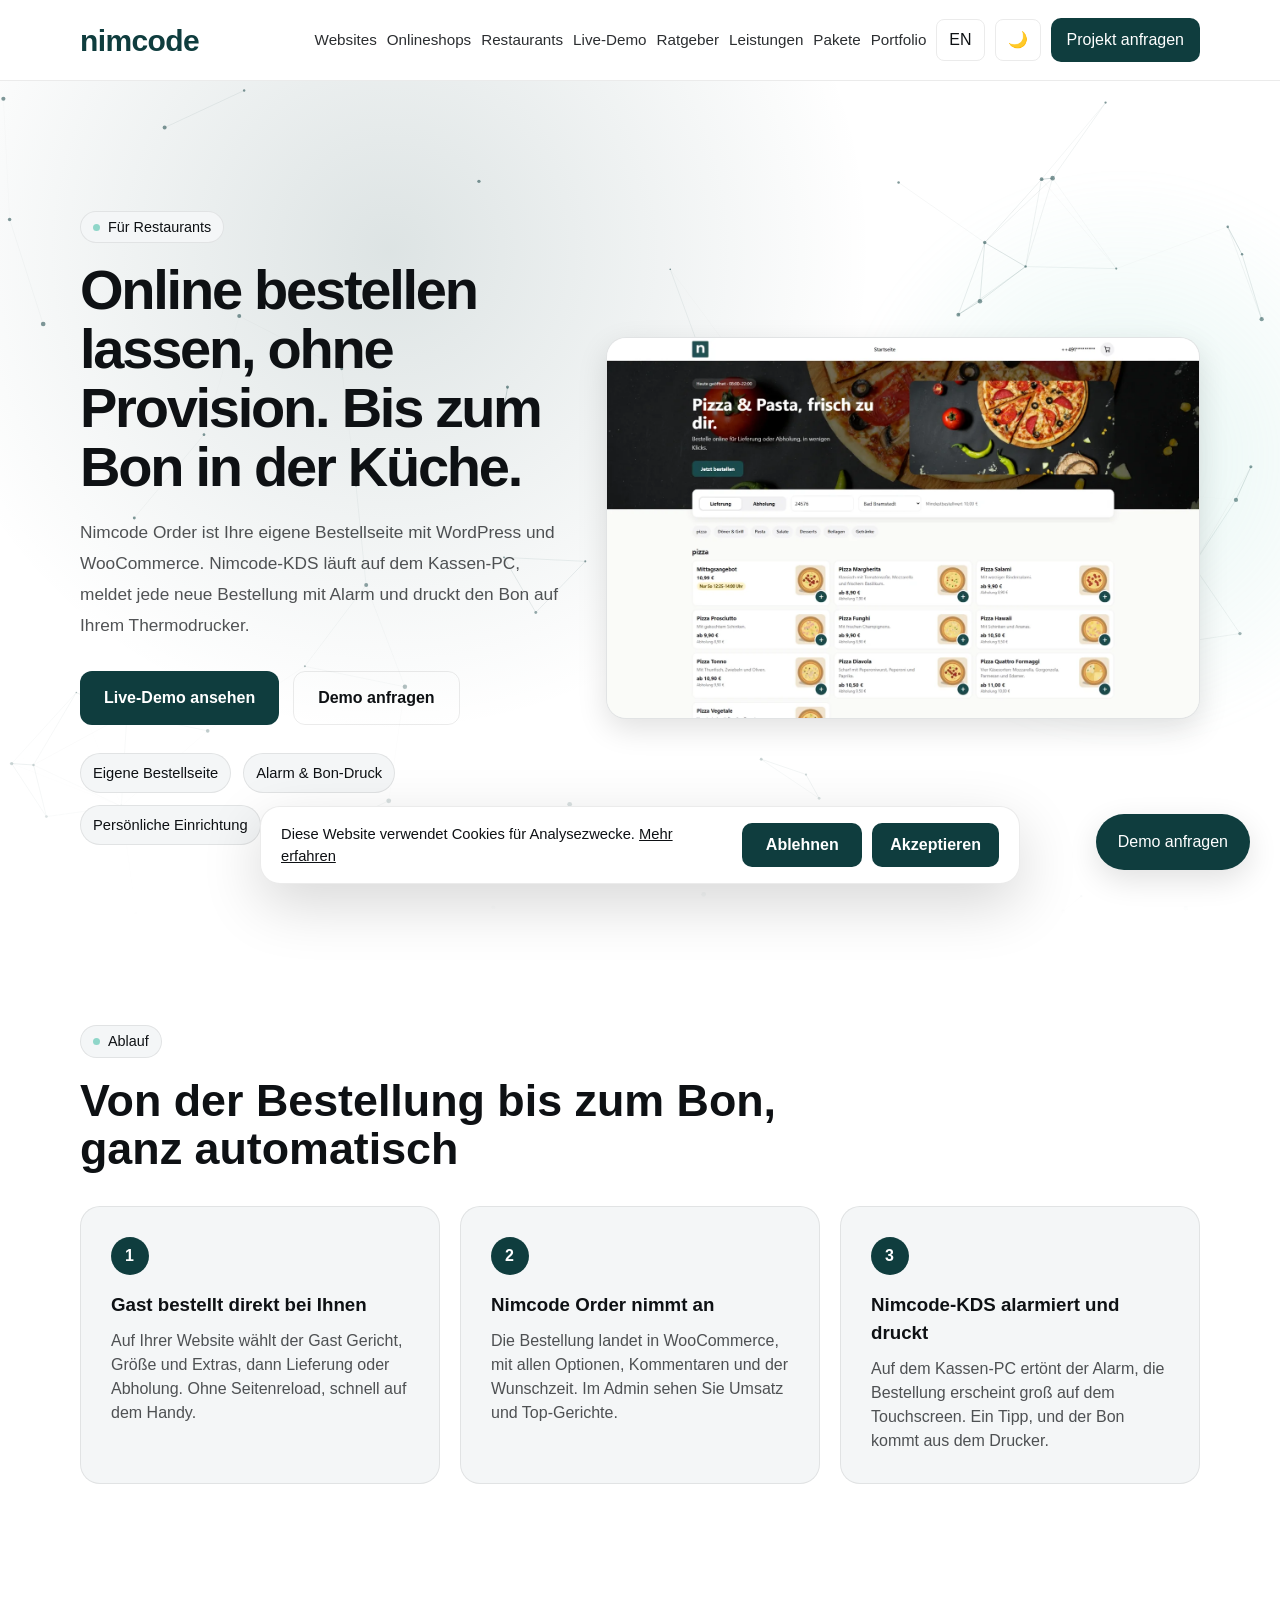
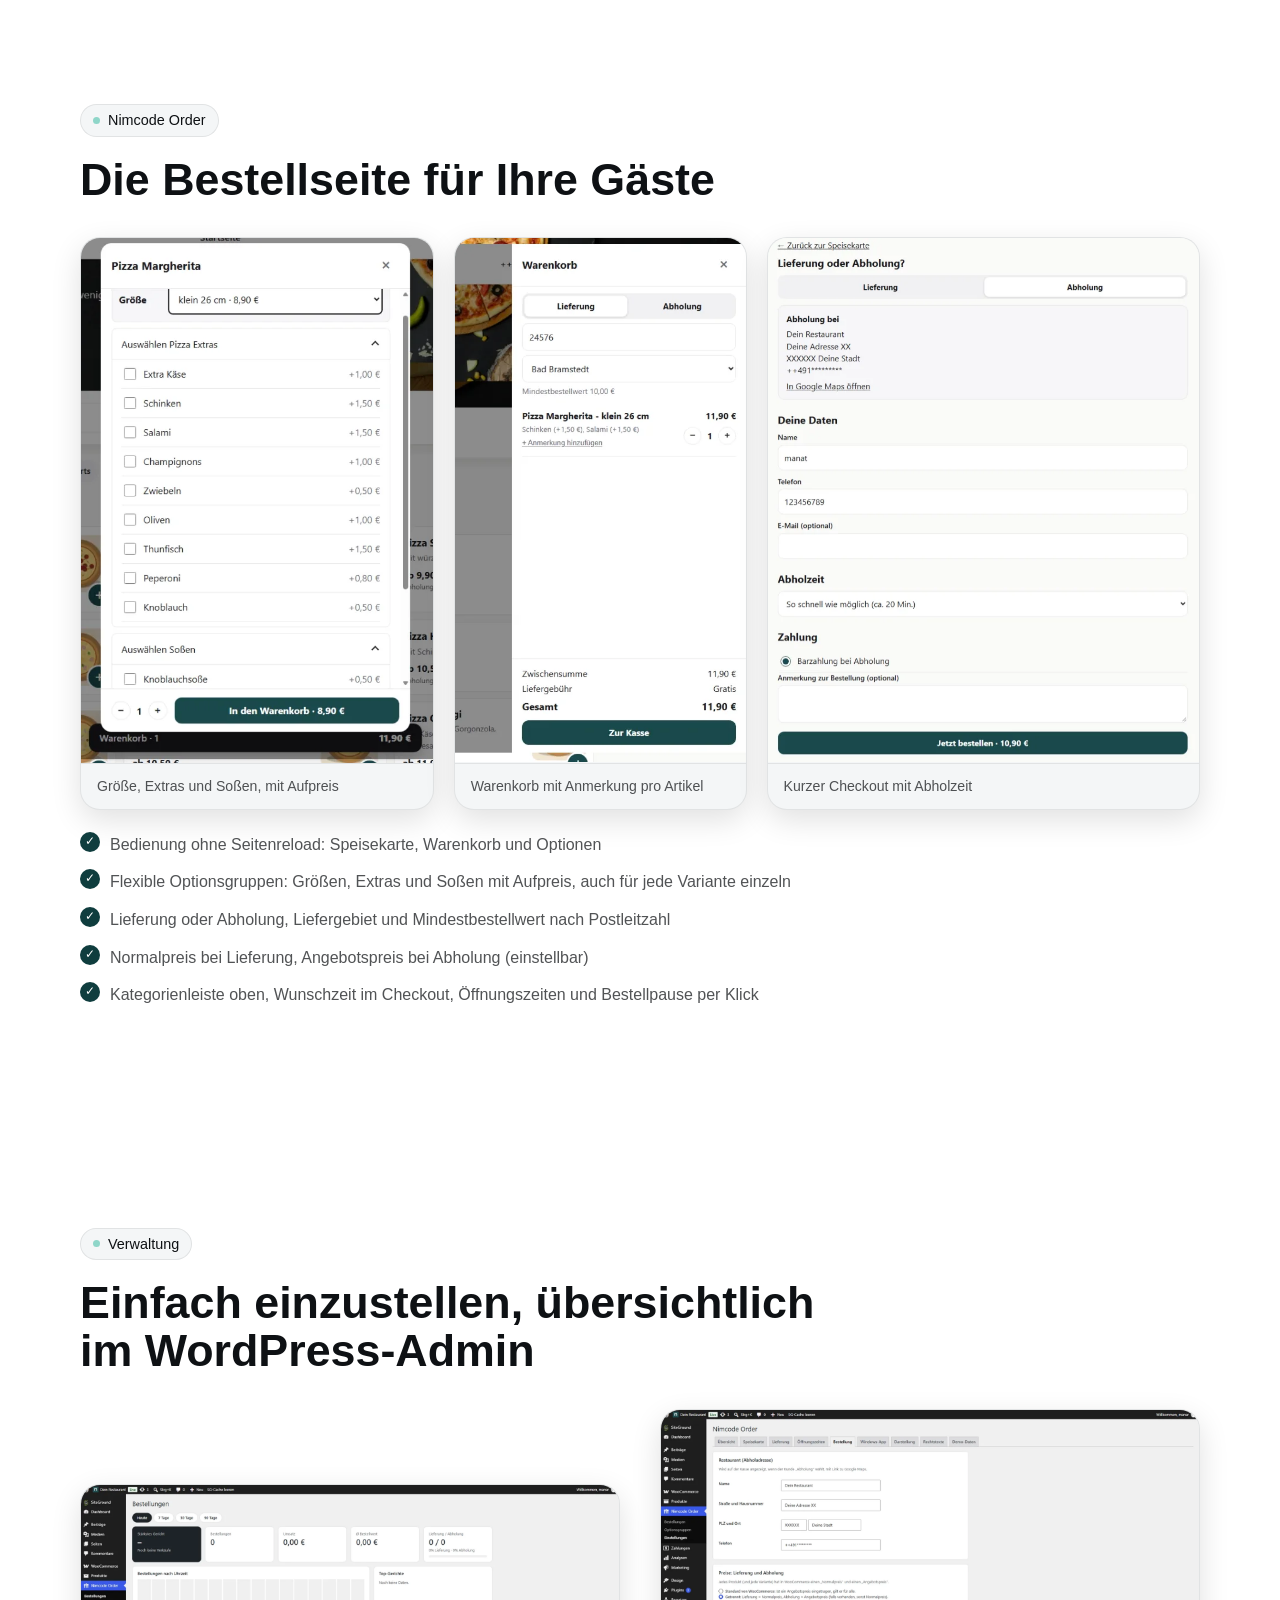
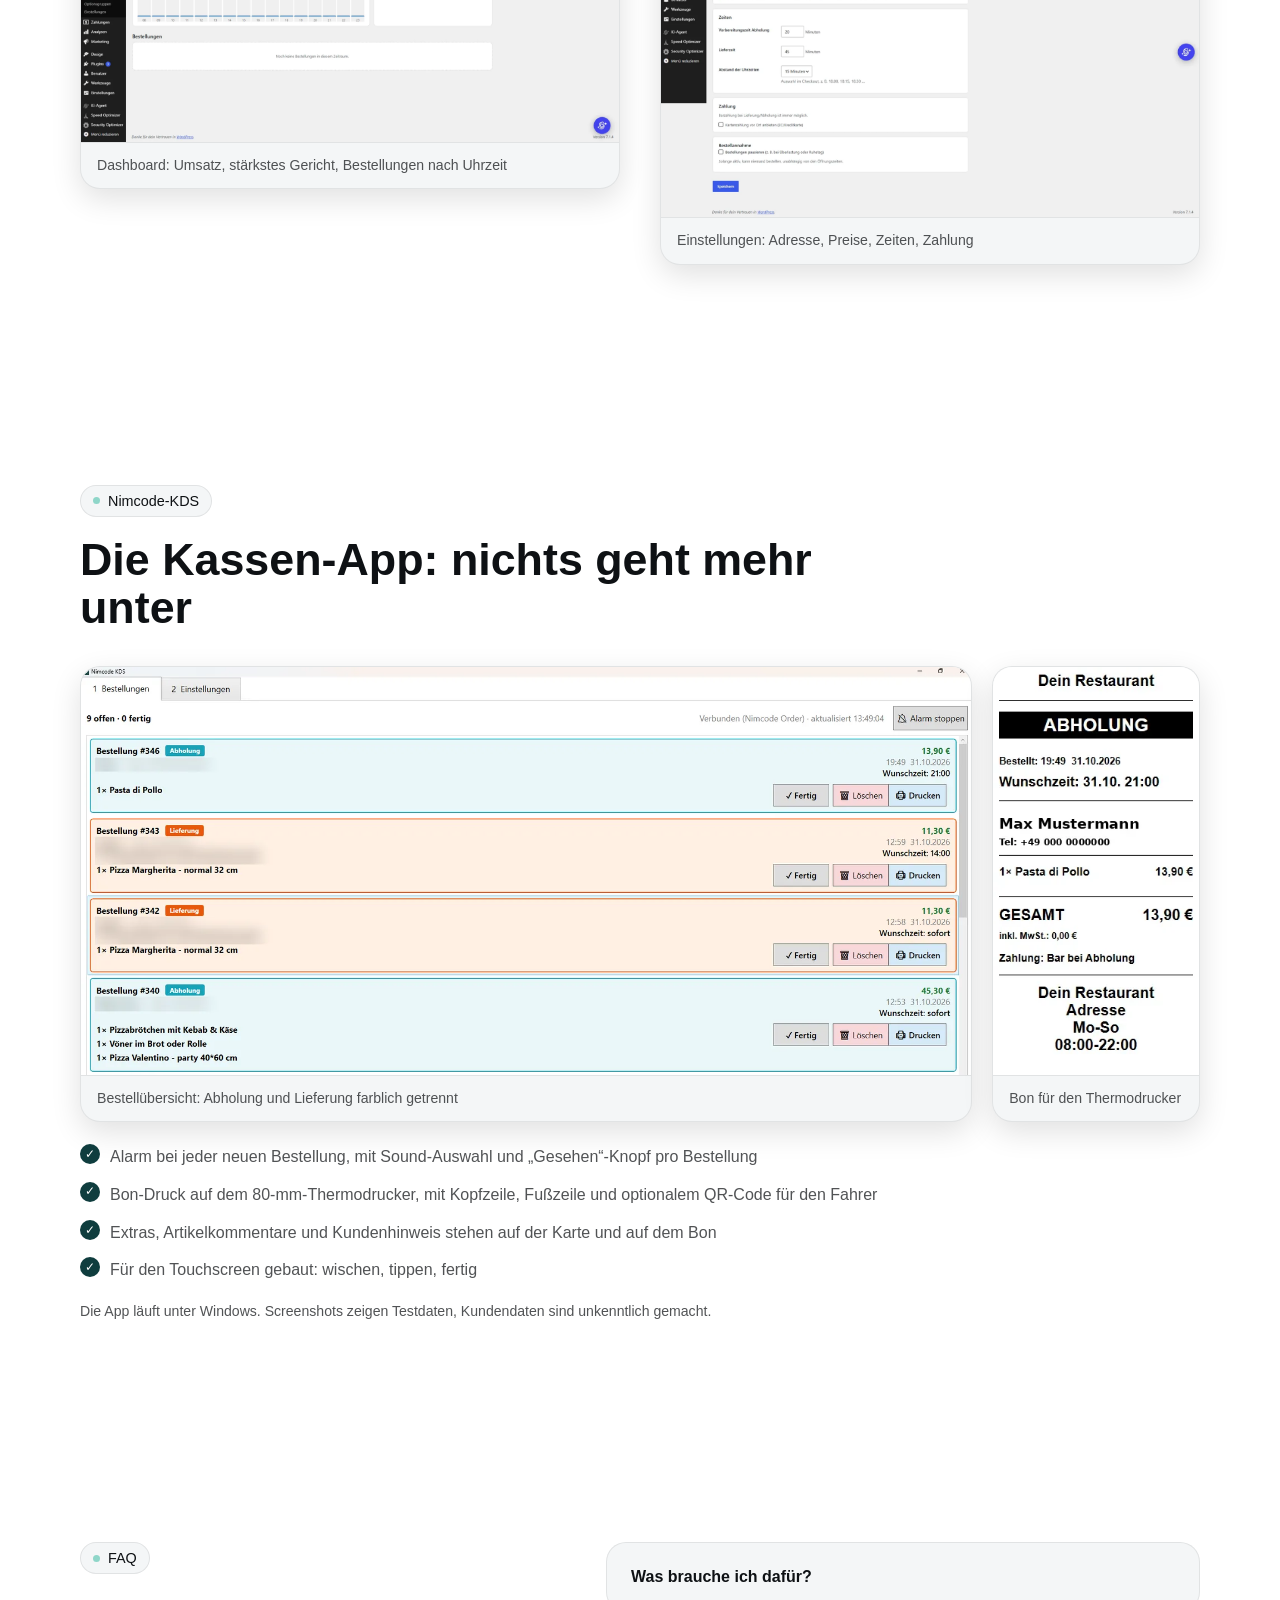
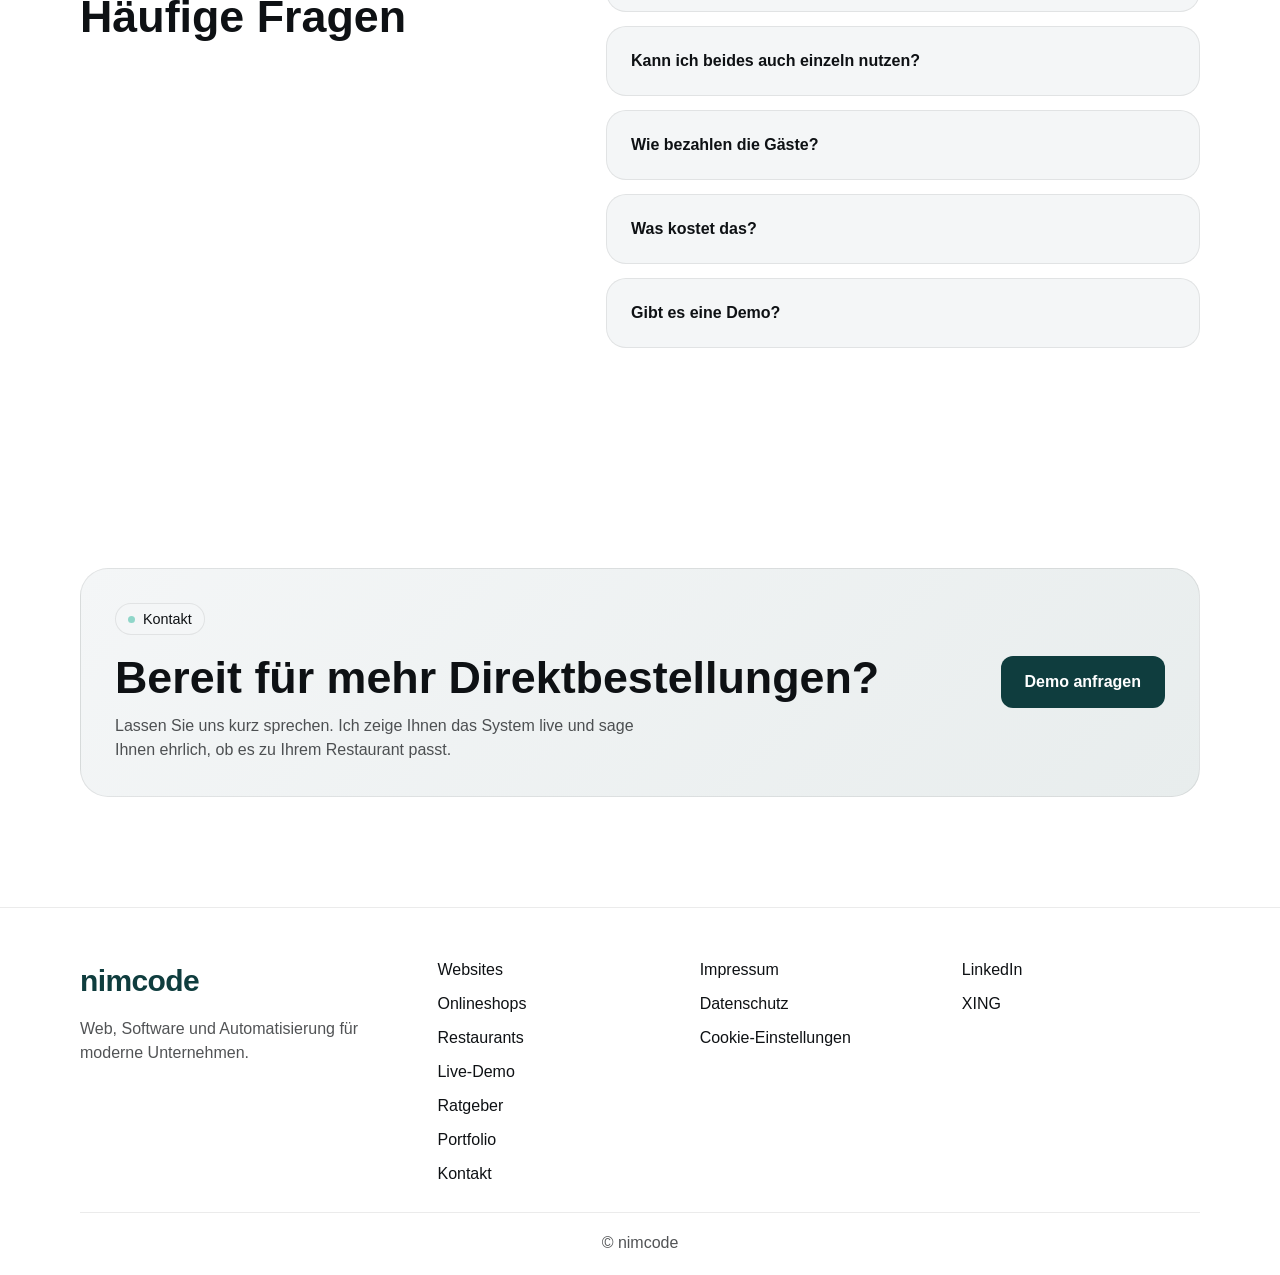
<file: restaurants/index.html>
<!DOCTYPE html>
<html lang="de">
<head>
  <script>
    document.documentElement.classList.add("js");
    try {
      var t = localStorage.getItem("nimcode-theme");
      if (t ? t === "dark" : matchMedia("(prefers-color-scheme: dark)").matches) {
        document.documentElement.classList.add("dark");
      }
    } catch (e) {}
  </script>
  <meta charset="UTF-8">
  <meta name="robots" content="index, follow">
  <meta name="theme-color" content="#0F3D3E">
  <meta name="viewport" content="width=device-width, initial-scale=1.0">
  <link rel="icon" href="/favicon.ico" sizes="any">
  <title>Online-Bestellsystem & Kassen-App für Restaurants | nimcode</title>
  <meta name="description" content="Eigenes Bestellsystem für Ihr Restaurant: Online-Bestellung ohne Plattform-Provision, Bestellungen automatisch auf dem Kassen-PC mit Alarm und Bon-Druck. Nimcode Order + Nimcode-KDS.">
  <meta name="author" content="nimcode">

  <meta property="og:title" content="Online-Bestellsystem & Kassen-App für Restaurants | nimcode">
  <meta property="og:description" content="Online-Bestellung ohne Plattform-Provision, mit Alarm und Bon-Druck in der Küche.">
  <meta property="og:type" content="website">
  <meta property="og:url" content="https://nimcode.de/restaurants/">
  <meta property="og:site_name" content="nimcode">
  <meta property="og:image" content="https://nimcode.de/og-image.jpg">
  <meta name="twitter:card" content="summary_large_image">

  <link rel="canonical" href="https://nimcode.de/restaurants/">
  <link rel="stylesheet" href="/css/style.css?v=20261122">
  <link rel="stylesheet" href="/css/motion.css?v=20261121">

  <script type="application/ld+json">
  {
    "@context":"https://schema.org",
    "@type":"Service",
    "name":"Nimcode Order & Nimcode-KDS",
    "serviceType":"Online-Bestellsystem und Kassen-App für Restaurants",
    "provider":{"@type":"ProfessionalService","name":"nimcode","url":"https://nimcode.de/"},
    "areaServed":"DE",
    "description":"WordPress/WooCommerce-Bestellsystem für Restaurants mit Windows-Kassen-App für Alarm und Bon-Druck."
  }
  </script>
  <script>
    window.loadGA = function () {
      if (window.__gaLoaded) return;
      window.__gaLoaded = true;
      var script = document.createElement('script');
      script.async = true;
      script.src = 'https://www.googletagmanager.com/gtag/js?id=G-BBJQE9YXKF';
      document.head.appendChild(script);
      window.dataLayer = window.dataLayer || [];
      window.gtag = function(){ dataLayer.push(arguments); };
      gtag('js', new Date());
      gtag('config', 'G-BBJQE9YXKF');
    };
  </script>
</head>
<body>
  <div id="progressBar" aria-hidden="true"></div>
  <div class="cursor" aria-hidden="true"></div>

  <div id="loader" aria-hidden="true">
    <div class="loader-logo">nimcode</div>
  </div>

  <header class="header glass">
    <div class="container nav">
      <a href="/" class="logo" aria-label="nimcode Startseite">nimcode</a>

      <button id="menuToggle" class="menu-toggle" type="button" aria-label="Menü öffnen" aria-expanded="false" aria-controls="siteMenu">☰</button>

      <nav class="nav-right" id="siteMenu" aria-label="Hauptnavigation">
        <a href="/websites/" class="nav-link" data-de="Websites" data-en="Websites">Websites</a>
        <a href="/onlineshop/" class="nav-link" data-de="Onlineshops" data-en="Online shops">Onlineshops</a>
        <a href="/restaurants/" class="nav-link" data-de="Restaurants" data-en="Restaurants" aria-current="page">Restaurants</a>
        <a href="/demo/" class="nav-link" data-de="Live-Demo" data-en="Live demo">Live-Demo</a>
        <a href="/ratgeber/" class="nav-link" data-de="Ratgeber" data-en="Guides">Ratgeber</a>
        <a href="/#services" class="nav-link" data-de="Leistungen" data-en="Services">Leistungen</a>
        <a href="/#pricing" class="nav-link" data-de="Pakete" data-en="Packages">Pakete</a>
        <a href="/#portfolio" class="nav-link" data-de="Portfolio" data-en="Portfolio">Portfolio</a>

        <button id="langToggle" class="nav-btn" type="button" aria-label="Sprache wechseln">EN</button>
        <button id="themeToggle" class="nav-btn" type="button" aria-label="Dark Mode umschalten" aria-pressed="false">🌙</button>
        <a href="/contact/" class="cta" data-de="Projekt anfragen" data-en="Request project">Projekt anfragen</a>
      </nav>
    </div>
  </header>

  <main>
    <section class="page-hero section">
      <div class="gradient-bg" aria-hidden="true"></div>
      <div class="container split">
        <div class="hero-text">
          <span class="eyebrow" data-de="Für Restaurants" data-en="For restaurants">Für Restaurants</span>
          <h1 data-de="Online bestellen lassen, ohne Provision. Bis zum Bon in der Küche."
              data-en="Take online orders without commission. All the way to the receipt in your kitchen.">
            Online bestellen lassen, ohne Provision. Bis zum Bon in der Küche.
          </h1>
          <p data-de="Nimcode Order ist Ihre eigene Bestellseite mit WordPress und WooCommerce. Nimcode-KDS läuft auf dem Kassen-PC, meldet jede neue Bestellung mit Alarm und druckt den Bon auf Ihrem Thermodrucker."
             data-en="Nimcode Order is your own ordering site built on WordPress and WooCommerce. Nimcode-KDS runs on your cash register PC, sounds an alarm for every new order and prints the receipt on your thermal printer.">
            Nimcode Order ist Ihre eigene Bestellseite mit WordPress und WooCommerce. Nimcode-KDS läuft auf dem Kassen-PC, meldet jede neue Bestellung mit Alarm und druckt den Bon auf Ihrem Thermodrucker.
          </p>
          <div class="hero-actions">
            <a href="/demo/" class="btn" data-de="Live-Demo ansehen" data-en="View live demo">Live-Demo ansehen</a>
            <a href="/contact/" class="btn btn-secondary" data-de="Demo anfragen" data-en="Request a demo">Demo anfragen</a>
          </div>
          <div class="hero-points">
            <span data-de="Eigene Bestellseite" data-en="Your own ordering site">Eigene Bestellseite</span>
            <span data-de="Alarm & Bon-Druck" data-en="Alarm &amp; receipt printing">Alarm & Bon-Druck</span>
            <span data-de="Persönliche Einrichtung" data-en="Personal setup">Persönliche Einrichtung</span>
          </div>
        </div>

        <figure class="shot">
          <img src="/img/menu.webp" width="1400" height="897" alt="Speisekarte von Nimcode Order mit Lieferung/Abholung, Kategorien und Warenkorb-Button" fetchpriority="high">
        </figure>
      </div>
    </section>

    <section class="section" id="ablauf">
      <div class="container">
        <div class="section-intro">
          <span class="section-kicker" data-de="Ablauf" data-en="How it works">Ablauf</span>
          <h2 data-de="Von der Bestellung bis zum Bon, ganz automatisch" data-en="From order to receipt, fully automatic">Von der Bestellung bis zum Bon, ganz automatisch</h2>
        </div>

        <div class="steps">
          <article class="step">
            <h3 data-de="Gast bestellt direkt bei Ihnen" data-en="Guest orders directly from you">Gast bestellt direkt bei Ihnen</h3>
            <p data-de="Auf Ihrer Website wählt der Gast Gericht, Größe und Extras, dann Lieferung oder Abholung. Ohne Seitenreload, schnell auf dem Handy."
               data-en="On your website the guest picks the dish, size and extras, then delivery or pickup. No page reloads, fast on mobile.">
              Auf Ihrer Website wählt der Gast Gericht, Größe und Extras, dann Lieferung oder Abholung. Ohne Seitenreload, schnell auf dem Handy.
            </p>
          </article>
          <article class="step">
            <h3 data-de="Nimcode Order nimmt an" data-en="Nimcode Order receives it">Nimcode Order nimmt an</h3>
            <p data-de="Die Bestellung landet in WooCommerce, mit allen Optionen, Kommentaren und der Wunschzeit. Im Admin sehen Sie Umsatz und Top-Gerichte."
               data-en="The order lands in WooCommerce with all options, comments and the requested time. In the admin you see revenue and top dishes.">
              Die Bestellung landet in WooCommerce, mit allen Optionen, Kommentaren und der Wunschzeit. Im Admin sehen Sie Umsatz und Top-Gerichte.
            </p>
          </article>
          <article class="step">
            <h3 data-de="Nimcode-KDS alarmiert und druckt" data-en="Nimcode-KDS alerts and prints">Nimcode-KDS alarmiert und druckt</h3>
            <p data-de="Auf dem Kassen-PC ertönt der Alarm, die Bestellung erscheint groß auf dem Touchscreen. Ein Tipp, und der Bon kommt aus dem Drucker."
               data-en="The alarm sounds on the cash register PC and the order appears large on the touchscreen. One tap and the receipt comes out of the printer.">
              Auf dem Kassen-PC ertönt der Alarm, die Bestellung erscheint groß auf dem Touchscreen. Ein Tipp, und der Bon kommt aus dem Drucker.
            </p>
          </article>
        </div>
      </div>
    </section>

    <section class="section" id="bestellsystem">
      <div class="container">
        <div class="section-intro">
          <span class="section-kicker">Nimcode Order</span>
          <h2 data-de="Die Bestellseite für Ihre Gäste" data-en="The ordering site for your guests">Die Bestellseite für Ihre Gäste</h2>
        </div>

        <div class="shots-row shots-row-wide">
          <figure class="shot" style="--r:.671">
            <img src="/img/options.webp" width="560" height="835" loading="lazy" alt="Auswahl von Größe, Extras und Soßen für eine Pizza">
            <figcaption data-de="Größe, Extras und Soßen, mit Aufpreis" data-en="Size, extras and sauces, with surcharge">Größe, Extras und Soßen, mit Aufpreis</figcaption>
          </figure>
          <figure class="shot" style="--r:.555">
            <img src="/img/cart.webp" width="494" height="890" loading="lazy" alt="Warenkorb mit gewählten Extras, Anmerkung und Lieferung/Abholung">
            <figcaption data-de="Warenkorb mit Anmerkung pro Artikel" data-en="Cart with a note per item">Warenkorb mit Anmerkung pro Artikel</figcaption>
          </figure>
          <figure class="shot" style="--r:.823">
            <img src="/img/checkout.webp" width="790" height="960" loading="lazy" alt="Kurzer Checkout mit Abholadresse, Abholzeit und Barzahlung">
            <figcaption data-de="Kurzer Checkout mit Abholzeit" data-en="Short checkout with pickup time">Kurzer Checkout mit Abholzeit</figcaption>
          </figure>
        </div>

        <ul class="check-list">
          <li data-de="Bedienung ohne Seitenreload: Speisekarte, Warenkorb und Optionen" data-en="No page reloads: menu, cart and options">Bedienung ohne Seitenreload: Speisekarte, Warenkorb und Optionen</li>
          <li data-de="Flexible Optionsgruppen: Größen, Extras und Soßen mit Aufpreis, auch für jede Variante einzeln" data-en="Flexible option groups: sizes, extras and sauces with surcharge, also per variant">Flexible Optionsgruppen: Größen, Extras und Soßen mit Aufpreis, auch für jede Variante einzeln</li>
          <li data-de="Lieferung oder Abholung, Liefergebiet und Mindestbestellwert nach Postleitzahl" data-en="Delivery or pickup, delivery area and minimum order by postcode">Lieferung oder Abholung, Liefergebiet und Mindestbestellwert nach Postleitzahl</li>
          <li data-de="Normalpreis bei Lieferung, Angebotspreis bei Abholung (einstellbar)" data-en="Regular price for delivery, special price for pickup (configurable)">Normalpreis bei Lieferung, Angebotspreis bei Abholung (einstellbar)</li>
          <li data-de="Kategorienleiste oben, Wunschzeit im Checkout, Öffnungszeiten und Bestellpause per Klick" data-en="Category bar on top, requested time at checkout, opening hours and order pause with one click">Kategorienleiste oben, Wunschzeit im Checkout, Öffnungszeiten und Bestellpause per Klick</li>
        </ul>
      </div>
    </section>

    <section class="section" id="verwaltung">
      <div class="container">
        <div class="section-intro">
          <span class="section-kicker" data-de="Verwaltung" data-en="Administration">Verwaltung</span>
          <h2 data-de="Einfach einzustellen, übersichtlich im WordPress-Admin" data-en="Easy to configure, clear in the WordPress admin">Einfach einzustellen, übersichtlich im WordPress-Admin</h2>
        </div>

        <div class="split split-wide">
          <figure class="shot">
            <img src="/img/dashboard.webp" width="1600" height="764" loading="lazy" alt="Dashboard mit Bestellungen, Umsatz, Durchschnittswert und stärkstem Gericht">
            <figcaption data-de="Dashboard: Umsatz, stärkstes Gericht, Bestellungen nach Uhrzeit" data-en="Dashboard: revenue, top dish, orders by hour">Dashboard: Umsatz, stärkstes Gericht, Bestellungen nach Uhrzeit</figcaption>
          </figure>
          <figure class="shot">
            <img src="/img/settings.webp" width="1600" height="1212" loading="lazy" alt="Einstellungen: Abholadresse, Preise für Lieferung und Abholung, Zeiten, Zahlung">
            <figcaption data-de="Einstellungen: Adresse, Preise, Zeiten, Zahlung" data-en="Settings: address, prices, times, payment">Einstellungen: Adresse, Preise, Zeiten, Zahlung</figcaption>
          </figure>
        </div>
      </div>
    </section>

    <section class="section" id="kassen-app">
      <div class="container">
        <div class="section-intro">
          <span class="section-kicker">Nimcode-KDS</span>
          <h2 data-de="Die Kassen-App: nichts geht mehr unter" data-en="The cash register app: no order gets lost">Die Kassen-App: nichts geht mehr unter</h2>
        </div>

        <div class="shots-row shots-row-wide shots-row-stack">
          <figure class="shot" style="--r:2.18">
            <img src="/img/kds.webp" width="1600" height="734" loading="lazy" alt="Nimcode-KDS mit Bestellkarten für Abholung und Lieferung, Buttons Fertig, Löschen, Drucken">
            <figcaption data-de="Bestellübersicht: Abholung und Lieferung farblich getrennt" data-en="Order overview: pickup and delivery color-coded">Bestellübersicht: Abholung und Lieferung farblich getrennt</figcaption>
          </figure>
          <figure class="shot" style="--r:.504">
            <img src="/img/bon.webp" width="272" height="540" loading="lazy" alt="Vorschau eines Bons für den 80-mm-Thermodrucker">
            <figcaption data-de="Bon für den Thermodrucker" data-en="Receipt for the thermal printer">Bon für den Thermodrucker</figcaption>
          </figure>
        </div>

        <ul class="check-list">
          <li data-de="Alarm bei jeder neuen Bestellung, mit Sound-Auswahl und „Gesehen“-Knopf pro Bestellung" data-en="Alarm for every new order, with sound choice and a “seen” button per order">Alarm bei jeder neuen Bestellung, mit Sound-Auswahl und „Gesehen“-Knopf pro Bestellung</li>
          <li data-de="Bon-Druck auf dem 80-mm-Thermodrucker, mit Kopfzeile, Fußzeile und optionalem QR-Code für den Fahrer" data-en="Receipt printing on an 80 mm thermal printer, with header, footer and optional QR code for the driver">Bon-Druck auf dem 80-mm-Thermodrucker, mit Kopfzeile, Fußzeile und optionalem QR-Code für den Fahrer</li>
          <li data-de="Extras, Artikelkommentare und Kundenhinweis stehen auf der Karte und auf dem Bon" data-en="Extras, item comments and customer note appear on the card and on the receipt">Extras, Artikelkommentare und Kundenhinweis stehen auf der Karte und auf dem Bon</li>
          <li data-de="Für den Touchscreen gebaut: wischen, tippen, fertig" data-en="Built for touchscreens: swipe, tap, done">Für den Touchscreen gebaut: wischen, tippen, fertig</li>
        </ul>
        <p class="page-note" data-de="Die App läuft unter Windows. Screenshots zeigen Testdaten, Kundendaten sind unkenntlich gemacht." data-en="The app runs on Windows. Screenshots show test data, customer data is blurred.">Die App läuft unter Windows. Screenshots zeigen Testdaten, Kundendaten sind unkenntlich gemacht.</p>
      </div>
    </section>

    <section class="section faq" id="faq">
      <div class="container faq-grid">
        <div>
          <span class="section-kicker" data-de="FAQ" data-en="FAQ">FAQ</span>
          <h2 data-de="Häufige Fragen" data-en="Frequently asked questions">Häufige Fragen</h2>
        </div>

        <div class="faq-list">
          <details class="faq-item">
            <summary data-de="Was brauche ich dafür?" data-en="What do I need?">Was brauche ich dafür?</summary>
            <p data-de="Eine Website mit WordPress und WooCommerce (oder eine neue, die ich für Sie einrichte), einen Windows-PC an der Kasse und einen Thermodrucker, zum Beispiel einen 80-mm-Drucker per USB."
               data-en="A website running WordPress and WooCommerce (or a new one that I set up for you), a Windows PC at the register and a thermal printer, for example an 80 mm USB printer.">
              Eine Website mit WordPress und WooCommerce (oder eine neue, die ich für Sie einrichte), einen Windows-PC an der Kasse und einen Thermodrucker, zum Beispiel einen 80-mm-Drucker per USB.
            </p>
          </details>

          <details class="faq-item">
            <summary data-de="Kann ich beides auch einzeln nutzen?" data-en="Can I use each part separately?">Kann ich beides auch einzeln nutzen?</summary>
            <p data-de="Die Kassen-App ist für die Zusammenarbeit mit Nimcode Order gebaut. Wie sich Ihr Betrieb am besten aufstellt, klären wir im Erstgespräch."
               data-en="The cash register app is built to work with Nimcode Order. How your business is best set up, we clarify in an initial call.">
              Die Kassen-App ist für die Zusammenarbeit mit Nimcode Order gebaut. Wie sich Ihr Betrieb am besten aufstellt, klären wir im Erstgespräch.
            </p>
          </details>

          <details class="faq-item">
            <summary data-de="Wie bezahlen die Gäste?" data-en="How do guests pay?">Wie bezahlen die Gäste?</summary>
            <p data-de="Barzahlung bei Lieferung oder Abholung ist immer möglich. Kartenzahlung vor Ort lässt sich in den Einstellungen anbieten."
               data-en="Cash on delivery or pickup is always possible. Card payment on site can be enabled in the settings.">
              Barzahlung bei Lieferung oder Abholung ist immer möglich. Kartenzahlung vor Ort lässt sich in den Einstellungen anbieten.
            </p>
          </details>

          <details class="faq-item">
            <summary data-de="Was kostet das?" data-en="What does it cost?">Was kostet das?</summary>
            <p data-de="Das hängt von Ihrer Ausgangslage ab: vorhandene Website, Umfang der Speisekarte, Einrichtung vor Ort. Schreiben Sie mir kurz, dann erhalten Sie ein festes Angebot."
               data-en="It depends on your starting point: existing website, size of the menu, on-site setup. Send me a short message and you will get a fixed quote.">
              Das hängt von Ihrer Ausgangslage ab: vorhandene Website, Umfang der Speisekarte, Einrichtung vor Ort. Schreiben Sie mir kurz, dann erhalten Sie ein festes Angebot.
            </p>
          </details>

          <details class="faq-item">
            <summary data-de="Gibt es eine Demo?" data-en="Is there a demo?">Gibt es eine Demo?</summary>
            <p data-de="Ja. Fragen Sie eine Demo an, dann zeige ich Ihnen die Bestellseite, den Admin und die Kassen-App live mit Testdaten."
               data-en="Yes. Request a demo and I will show you the ordering site, the admin and the cash register app live with test data.">
              Ja. Fragen Sie eine Demo an, dann zeige ich Ihnen die Bestellseite, den Admin und die Kassen-App live mit Testdaten.
            </p>
          </details>
        </div>
      </div>
    </section>

    <section class="section contact-strip" id="contact">
      <div class="container contact-strip-inner">
        <div>
          <span class="section-kicker" data-de="Kontakt" data-en="Contact">Kontakt</span>
          <h2 data-de="Bereit für mehr Direktbestellungen?" data-en="Ready for more direct orders?">Bereit für mehr Direktbestellungen?</h2>
          <p data-de="Lassen Sie uns kurz sprechen. Ich zeige Ihnen das System live und sage Ihnen ehrlich, ob es zu Ihrem Restaurant passt."
             data-en="Let's talk briefly. I will show you the system live and tell you honestly whether it fits your restaurant.">
            Lassen Sie uns kurz sprechen. Ich zeige Ihnen das System live und sage Ihnen ehrlich, ob es zu Ihrem Restaurant passt.
          </p>
        </div>
        <div class="contact-strip-actions">
          <a href="/contact/" class="btn" data-de="Demo anfragen" data-en="Request a demo">Demo anfragen</a>
        </div>
      </div>
    </section>
  </main>

  <footer class="footer">
    <div class="container footer-grid">
      <div class="footer-brand">
        <div class="footer-logo">nimcode</div>
        <p data-de="Web, Software und Automatisierung für moderne Unternehmen." data-en="Web, software, and automation for modern businesses.">Web, Software und Automatisierung für moderne Unternehmen.</p>
      </div>

      <div class="footer-links">
        <a href="/websites/" data-de="Websites" data-en="Websites">Websites</a>
        <a href="/onlineshop/" data-de="Onlineshops" data-en="Online shops">Onlineshops</a>
        <a href="/restaurants/" data-de="Restaurants" data-en="Restaurants">Restaurants</a>
        <a href="/demo/" data-de="Live-Demo" data-en="Live demo">Live-Demo</a>
        <a href="/ratgeber/" data-de="Ratgeber" data-en="Guides">Ratgeber</a>
        <a href="/#portfolio" data-de="Portfolio" data-en="Portfolio">Portfolio</a>
        <a href="/contact/" data-de="Kontakt" data-en="Contact">Kontakt</a>
      </div>

      <div class="footer-links">
        <a href="/impressum.html">Impressum</a>
        <a href="/datenschutz.html">Datenschutz</a>
        <a href="#" id="cookieSettings" data-de="Cookie-Einstellungen" data-en="Cookie settings">Cookie-Einstellungen</a>
      </div>

      <div class="footer-links">
        <a href="https://www.linkedin.com/in/manar-sras/" rel="noopener noreferrer">LinkedIn</a>
        <a href="https://www.xing.com/profile/Manar_Sras/" rel="noopener noreferrer">XING</a>
      </div>
    </div>

    <div class="container footer-bottom">
      <span>© nimcode</span>
    </div>
  </footer>

  <a href="/contact/" class="floating-cta" data-de="Demo anfragen" data-en="Request a demo">Demo anfragen</a>

  <div id="cookieBanner" class="cookie-banner" role="dialog" aria-label="Cookie-Hinweis">
    <p>
      Diese Website verwendet Cookies für Analysezwecke.
      <a href="/datenschutz.html">Mehr erfahren</a>
    </p>
    <div class="cookie-actions">
      <button type="button" id="declineCookies">Ablehnen</button>
      <button type="button" id="acceptCookies">Akzeptieren</button>
    </div>
  </div>

  <script src="/js/app.js?v=20261122" defer></script>
  <script src="/js/motion.js?v=20261121" defer></script>
  <script defer data-domain="nimcode.de" src="https://plausible.io/js/script.js"></script>
</body>
</html>
</file>
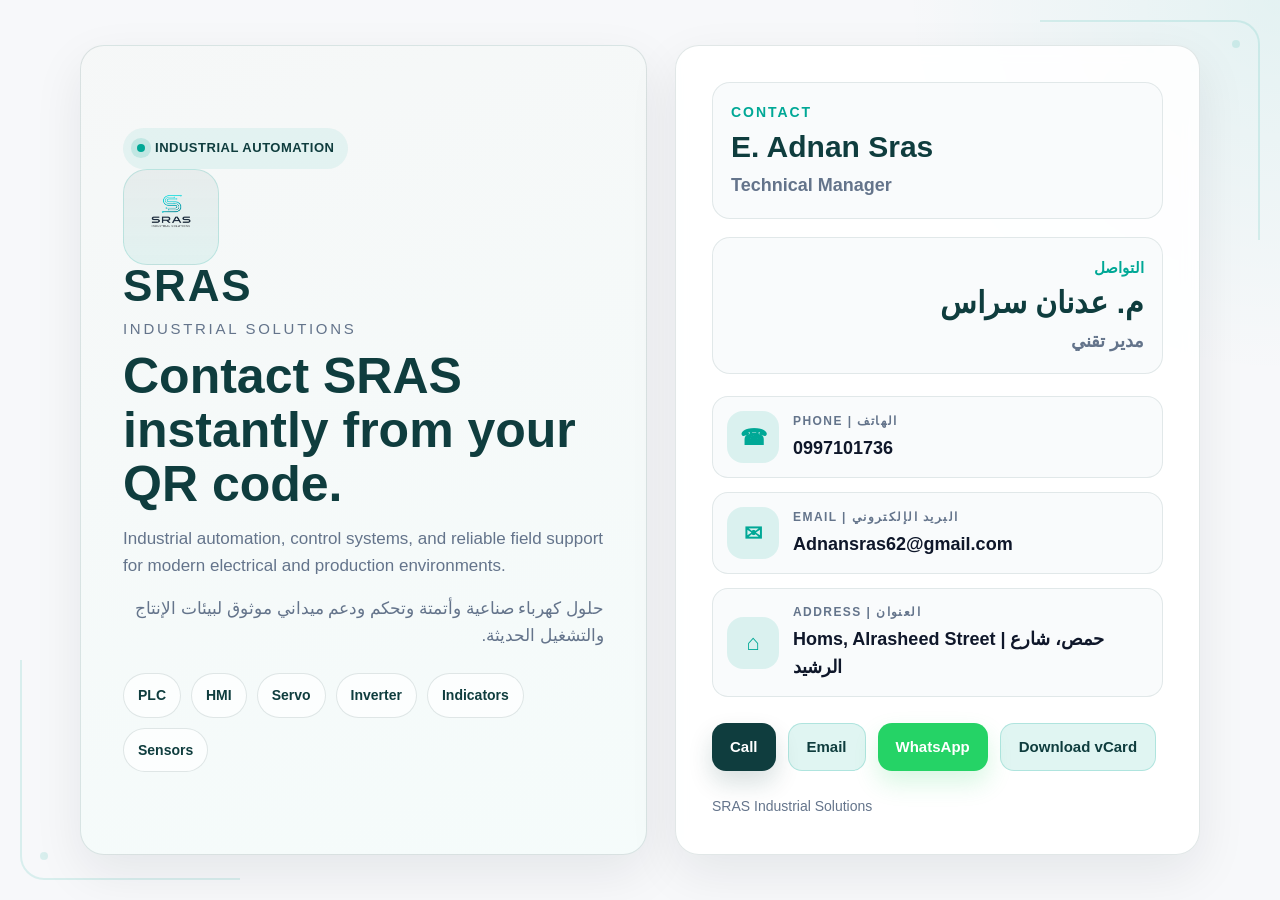
<file: sras/index.html>
<!DOCTYPE html>
<html lang="en">
<head>
  <meta charset="UTF-8" />
  <meta name="viewport" content="width=device-width, initial-scale=1.0" />
  <title>SRAS Industrial Solutions | Contact</title>
  <meta name="description" content="Bilingual contact page for SRAS Industrial Solutions." />
  <style>
    :root {
      --bg: #f7f8fa;
      --card: #ffffff;
      --text: #0f172a;
      --muted: #64748b;
      --primary: #0f3d3e;
      --accent: #00a896;
      --border: rgba(15, 61, 62, 0.12);
      --shadow: 0 18px 50px rgba(15, 23, 42, 0.08);
      --radius: 24px;
      --radius-sm: 16px;
      --container: 1120px;
    }

    * {
      box-sizing: border-box;
    }

    html {
      scroll-behavior: smooth;
    }

    body {
      margin: 0;
      font-family: Arial, Helvetica, sans-serif;
      background:
        radial-gradient(circle at top right, rgba(0, 168, 150, 0.08), transparent 24%),
        var(--bg);
      color: var(--text);
      line-height: 1.6;
    }

    a {
      color: inherit;
      text-decoration: none;
    }

    .page {
      min-height: 100vh;
      display: flex;
      align-items: center;
      justify-content: center;
      padding: 32px 20px;
      position: relative;
      overflow: hidden;
    }

    .circuit {
      position: absolute;
      width: 220px;
      height: 220px;
      opacity: 0.12;
      pointer-events: none;
    }

    .circuit::before,
    .circuit::after {
      content: "";
      position: absolute;
      background: var(--accent);
      border-radius: 999px;
    }

    .circuit.top-right {
      top: 20px;
      right: 20px;
      border-top: 2px solid var(--accent);
      border-right: 2px solid var(--accent);
      border-top-right-radius: 24px;
    }

    .circuit.top-right::before {
      top: 18px;
      right: 18px;
      width: 8px;
      height: 8px;
      box-shadow: -42px 24px 0 var(--accent), -86px 8px 0 var(--accent), -122px 42px 0 var(--accent);
    }

    .circuit.bottom-left {
      bottom: 20px;
      left: 20px;
      border-bottom: 2px solid var(--accent);
      border-left: 2px solid var(--accent);
      border-bottom-left-radius: 24px;
    }

    .circuit.bottom-left::before {
      bottom: 18px;
      left: 18px;
      width: 8px;
      height: 8px;
      box-shadow: 42px -24px 0 var(--accent), 86px -8px 0 var(--accent), 122px -42px 0 var(--accent);
    }

    .shell {
      width: 100%;
      max-width: var(--container);
      display: grid;
      grid-template-columns: 1.08fr 1fr;
      gap: 28px;
      align-items: stretch;
    }

    .panel {
      background: rgba(255, 255, 255, 0.9);
      backdrop-filter: blur(8px);
      border: 1px solid var(--border);
      border-radius: var(--radius);
      box-shadow: var(--shadow);
    }

    .brand-panel {
      padding: 42px;
      display: flex;
      flex-direction: column;
      justify-content: center;
      position: relative;
      overflow: hidden;
      background:
        linear-gradient(160deg, rgba(15, 61, 62, 0.04), rgba(0, 168, 150, 0.04)),
        var(--card);
    }

    .badge {
      display: inline-flex;
      align-items: center;
      gap: 10px;
      width: fit-content;
      padding: 10px 14px;
      border-radius: 999px;
      background: rgba(0, 168, 150, 0.08);
      color: var(--primary);
      font-size: 13px;
      font-weight: 700;
      letter-spacing: 0.04em;
      text-transform: uppercase;
    }

    .badge-dot {
      width: 8px;
      height: 8px;
      border-radius: 50%;
      background: var(--accent);
      box-shadow: 0 0 0 6px rgba(0, 168, 150, 0.15);
    }

    .logo-wrap {
      margin: 26px 0 22px;
      display: flex;
      align-items: center;
      gap: 18px;
    }

    .logo-mark {
      width: 96px;
      height: 96px;
      border-radius: 24px;
      display: grid;
      place-items: center;
      background: linear-gradient(180deg, rgba(15,61,62,0.06), rgba(0,168,150,0.08));
      border: 1px solid rgba(0, 168, 150, 0.18);
      flex-shrink: 0;
    }

    .logo-mark svg {
      width: 66px;
      height: 66px;
      display: block;
    }

    .brand-name {
      margin: 0;
      font-size: clamp(30px, 4vw, 44px);
      line-height: 0.95;
      letter-spacing: 0.04em;
      color: var(--primary);
    }

    .brand-sub {
      margin: 10px 0 0;
      color: var(--muted);
      font-size: 15px;
      letter-spacing: 0.18em;
      text-transform: uppercase;
    }

    .headline {
      margin: 8px 0 14px;
      font-size: clamp(28px, 4vw, 50px);
      line-height: 1.08;
      color: var(--primary);
    }

    .lead,
    .lead-ar {
      margin: 0 0 16px;
      max-width: 540px;
      color: var(--muted);
      font-size: 17px;
    }

    .lead-ar {
      direction: rtl;
      text-align: right;
    }

    .services {
      display: flex;
      flex-wrap: wrap;
      gap: 10px;
      margin: 8px 0 0;
      padding: 0;
      list-style: none;
    }

    .services li {
      padding: 10px 14px;
      border-radius: 999px;
      border: 1px solid rgba(15, 61, 62, 0.12);
      background: rgba(255, 255, 255, 0.7);
      color: var(--primary);
      font-size: 14px;
      font-weight: 700;
    }

    .contact-panel {
      padding: 36px;
      display: flex;
      flex-direction: column;
      justify-content: center;
      gap: 22px;
      position: relative;
      overflow: hidden;
    }

    .lang-grid {
      display: grid;
      gap: 18px;
    }

    .lang-box {
      padding: 18px;
      border: 1px solid rgba(15, 61, 62, 0.1);
      border-radius: 18px;
      background: rgba(248, 250, 252, 0.8);
    }

    .lang-box[dir="rtl"] {
      text-align: right;
    }

    .section-title {
      margin: 0;
      font-size: 14px;
      letter-spacing: 0.14em;
      text-transform: uppercase;
      color: var(--accent);
      font-weight: 800;
    }

    .section-title.rtl {
      letter-spacing: 0;
      font-size: 15px;
    }

    .person {
      margin: 6px 0 0;
      font-size: 30px;
      line-height: 1.1;
      color: var(--primary);
    }

    .role {
      margin: 8px 0 0;
      color: var(--muted);
      font-size: 18px;
      font-weight: 600;
    }

    .contact-list {
      display: grid;
      gap: 14px;
    }

    .item {
      display: grid;
      grid-template-columns: 52px 1fr;
      gap: 14px;
      align-items: center;
      padding: 14px;
      border: 1px solid rgba(15, 61, 62, 0.1);
      border-radius: var(--radius-sm);
      background: rgba(248, 250, 252, 0.8);
      transition: transform 0.18s ease, border-color 0.18s ease, background 0.18s ease;
    }

    .item:hover {
      transform: translateY(-2px);
      border-color: rgba(0, 168, 150, 0.35);
      background: #ffffff;
    }

    .icon {
      width: 52px;
      height: 52px;
      display: grid;
      place-items: center;
      border-radius: 16px;
      background: rgba(0, 168, 150, 0.12);
      color: var(--accent);
      font-size: 22px;
      font-weight: 700;
    }

    .item-label {
      display: block;
      font-size: 12px;
      letter-spacing: 0.12em;
      text-transform: uppercase;
      color: var(--muted);
      margin-bottom: 2px;
      font-weight: 700;
    }

    .item-label.rtl {
      letter-spacing: 0;
      font-size: 13px;
    }

    .item-value {
      display: inline-block;
      color: var(--text);
      font-size: 18px;
      font-weight: 700;
      word-break: break-word;
    }

    .cta-row {
      display: flex;
      flex-wrap: wrap;
      gap: 12px;
      margin-top: 4px;
    }

    .btn {
      display: inline-flex;
      align-items: center;
      justify-content: center;
      min-height: 48px;
      padding: 0 18px;
      border-radius: 14px;
      font-weight: 800;
      font-size: 15px;
      transition: transform 0.18s ease, opacity 0.18s ease, box-shadow 0.18s ease;
    }

    .btn:hover {
      transform: translateY(-2px);
    }

    .btn-primary {
      background: var(--primary);
      color: #ffffff;
      box-shadow: 0 12px 24px rgba(15, 61, 62, 0.16);
    }

    .btn-secondary {
      background: rgba(0, 168, 150, 0.12);
      color: var(--primary);
      border: 1px solid rgba(0, 168, 150, 0.22);
    }

    .btn-whatsapp {
      background: #25D366;
      color: #ffffff;
      box-shadow: 0 12px 24px rgba(37, 211, 102, 0.18);
    }

    .footer-note {
      margin: 2px 0 0;
      color: var(--muted);
      font-size: 14px;
    }

    @media (max-width: 920px) {
      .shell {
        grid-template-columns: 1fr;
      }

      .brand-panel,
      .contact-panel {
        padding: 28px;
      }
    }

    @media (max-width: 560px) {
      .page {
        padding: 16px;
      }

      .brand-panel,
      .contact-panel {
        padding: 22px;
        border-radius: 20px;
      }

      .logo-wrap {
        align-items: flex-start;
      }

      .logo-mark {
        width: 78px;
        height: 78px;
      }

      .item {
        grid-template-columns: 44px 1fr;
        gap: 12px;
      }

      .icon {
        width: 44px;
        height: 44px;
        border-radius: 14px;
        font-size: 18px;
      }

      .item-value {
        font-size: 16px;
      }

      .cta-row {
        flex-direction: column;
      }

      .btn {
        width: 100%;
      }
    }
  </style>
</head>
<body>
  <main class="page">
    <div class="circuit top-right" aria-hidden="true"></div>
    <div class="circuit bottom-left" aria-hidden="true"></div>

    <section class="shell" aria-label="SRAS contact page">
      <article class="panel brand-panel">
        <div class="badge"><span class="badge-dot"></span> Industrial Automation</div>

<div class="logo-mark" aria-hidden="true" >
  <img src="logo.png" alt="SRAS Logo" style="width:70%; height:70%; object-fit:contain;" />
</div>

          <div>
            <h1 class="brand-name">SRAS</h1>
            <p class="brand-sub">Industrial Solutions</p>
          </div>
        </div>

        <h2 class="headline">Contact SRAS instantly from your QR code.</h2>
        <p class="lead">
          Industrial automation, control systems, and reliable field support for modern electrical and production environments.
        </p>
        <p class="lead-ar" dir="rtl">
          حلول كهرباء صناعية وأتمتة وتحكم ودعم ميداني موثوق لبيئات الإنتاج والتشغيل الحديثة.
        </p>

        <ul class="services" aria-label="Services">
          <li>PLC</li>
          <li>HMI</li>
          <li>Servo</li>
          <li>Inverter</li>
          <li>Indicators</li>
          <li>Sensors</li>
        </ul>
      </article>

      <article class="panel contact-panel">
        <div class="lang-grid">
          <div class="lang-box">
            <p class="section-title">Contact</p>
            <h2 class="person">E. Adnan Sras</h2>
            <p class="role">Technical Manager</p>
          </div>

          <div class="lang-box" dir="rtl">
            <p class="section-title rtl">التواصل</p>
            <h2 class="person">م. عدنان سراس</h2>
            <p class="role">مدير تقني</p>
          </div>
        </div>

        <div class="contact-list">
          <a class="item" href="tel:0997101736">
            <div class="icon" aria-hidden="true">☎</div>
            <div>
              <span class="item-label">Phone | الهاتف</span>
              <span class="item-value">0997101736</span>
            </div>
          </a>

          <a class="item" href="mailto:Adnansras62@gmail.com">
            <div class="icon" aria-hidden="true">✉</div>
            <div>
              <span class="item-label">Email | البريد الإلكتروني</span>
              <span class="item-value">Adnansras62@gmail.com</span>
            </div>
          </a>

          <div class="item">
            <div class="icon" aria-hidden="true">⌂</div>
            <div>
              <span class="item-label">Address | العنوان</span>
              <span class="item-value">Homs, Alrasheed Street | حمص، شارع الرشيد</span>
            </div>
          </div>
        </div>

        <div class="cta-row">
          <a class="btn btn-primary" href="tel:0997101736">Call</a>
          <a class="btn btn-secondary" href="mailto:Adnansras62@gmail.com">Email</a>
          <a class="btn btn-whatsapp" href="https://wa.me/201020841245" target="_blank" rel="noopener noreferrer">WhatsApp</a>
          <a class="btn btn-secondary" href="data:text/vcard;charset=utf-8,BEGIN%3AVCARD%0AVERSION%3A3.0%0AFN%3AE.%20Adnan%20Sras%0AN%3ASras%3BAdnan%3B%3B%3B%0AORG%3ASRAS%20Industrial%20Solutions%0ATITLE%3ATechnical%20Manager%0ATEL%3BTYPE%3DCELL%3A0997101736%0AEMAIL%3BTYPE%3DINTERNET%3AAdnansras62%40gmail.com%0AADR%3BTYPE%3DWORK%3A%3B%3BHoms%2C%20Alrasheed%20Street%3B%3B%3B%3BSyria%0AEND%3AVCARD" download="E-Adnan-Sras.vcf">Download vCard</a>
        </div>

        <p class="footer-note">SRAS Industrial Solutions</p>
      </article>
    </section>
  </main>
</body>
</html>
</file>
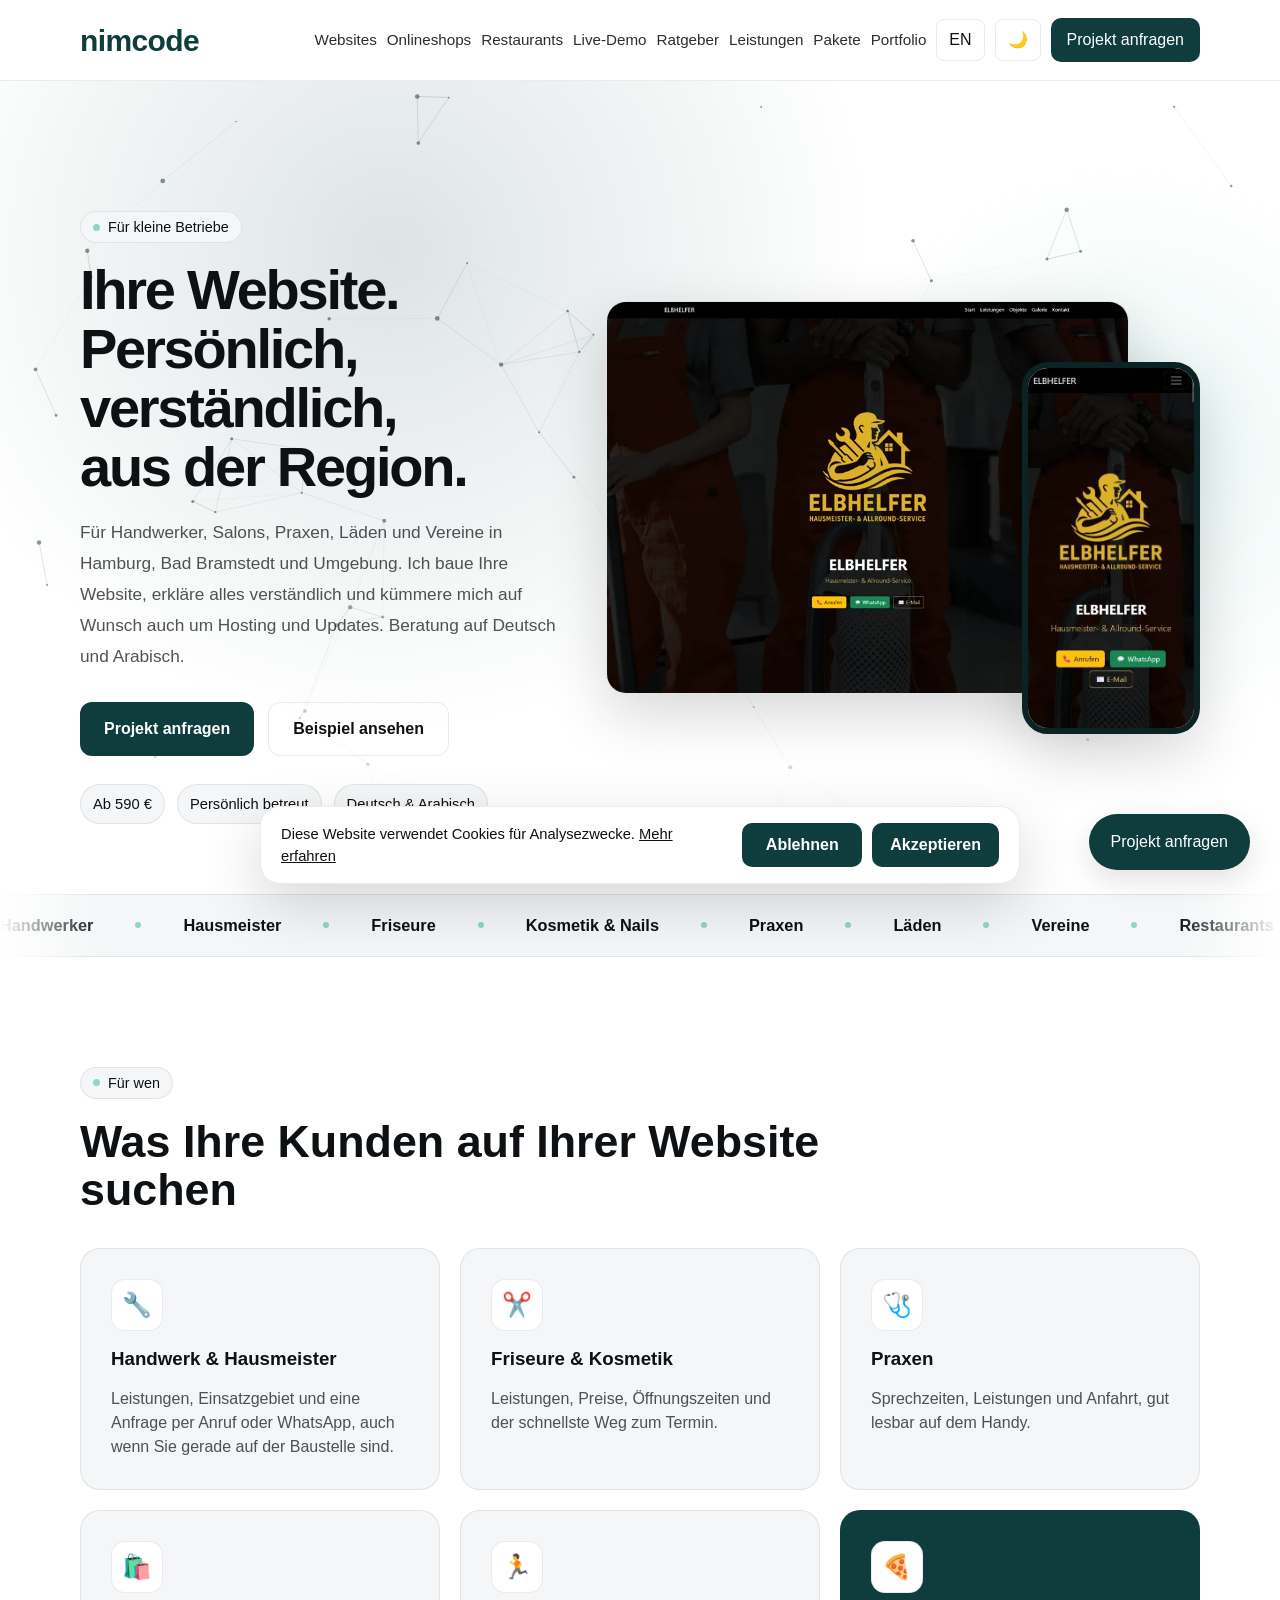
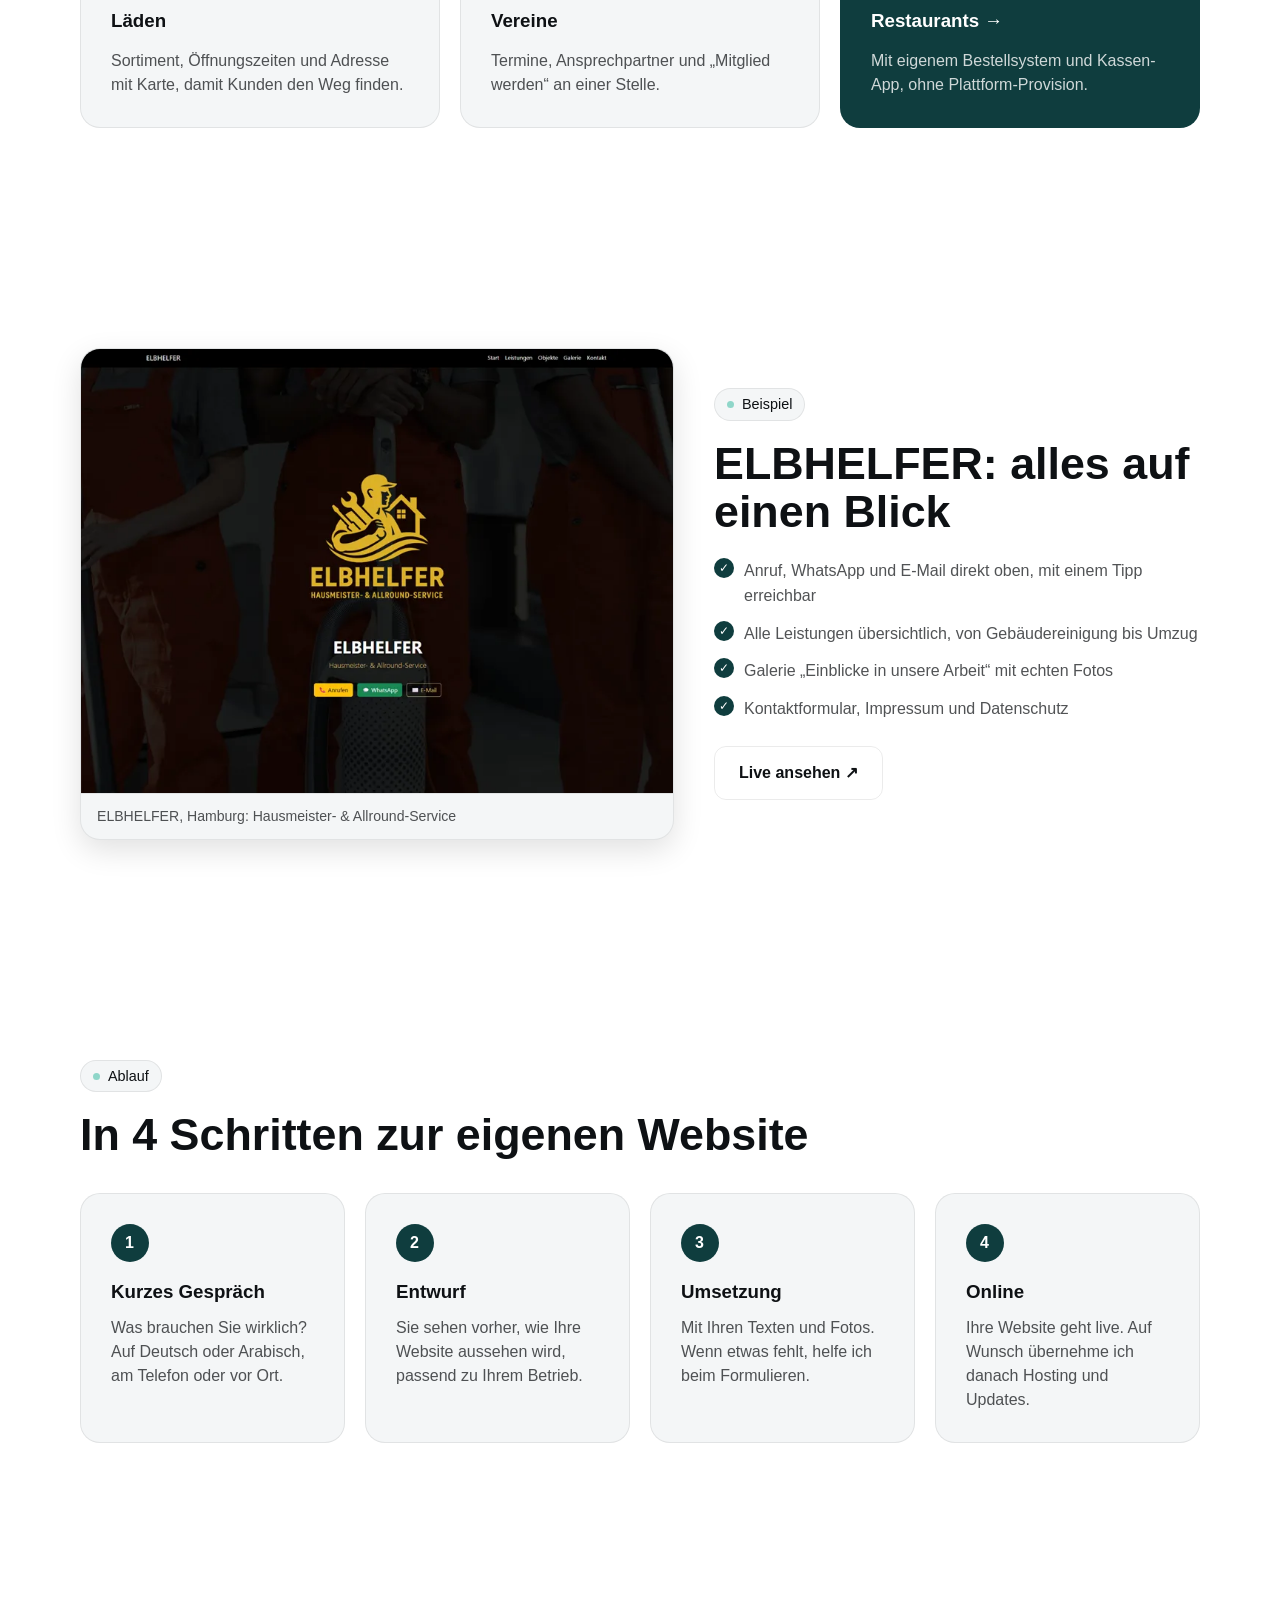
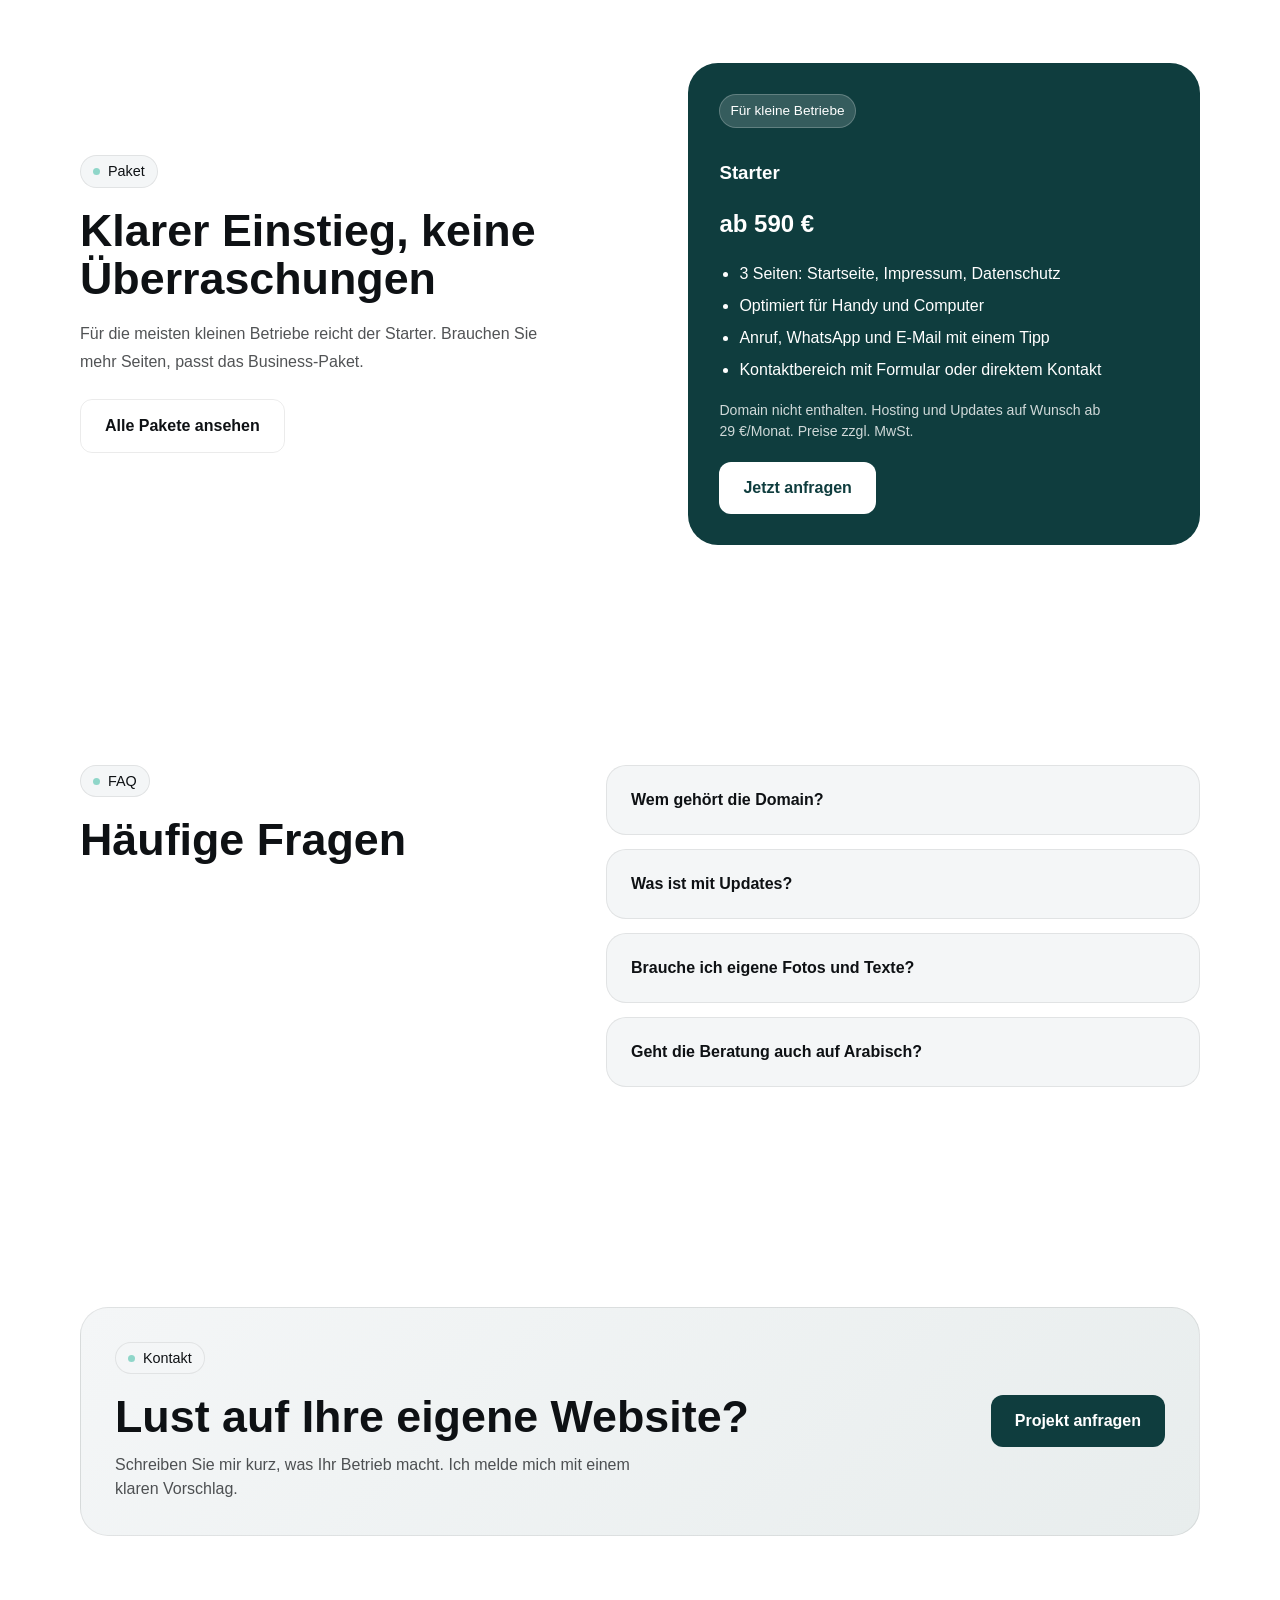
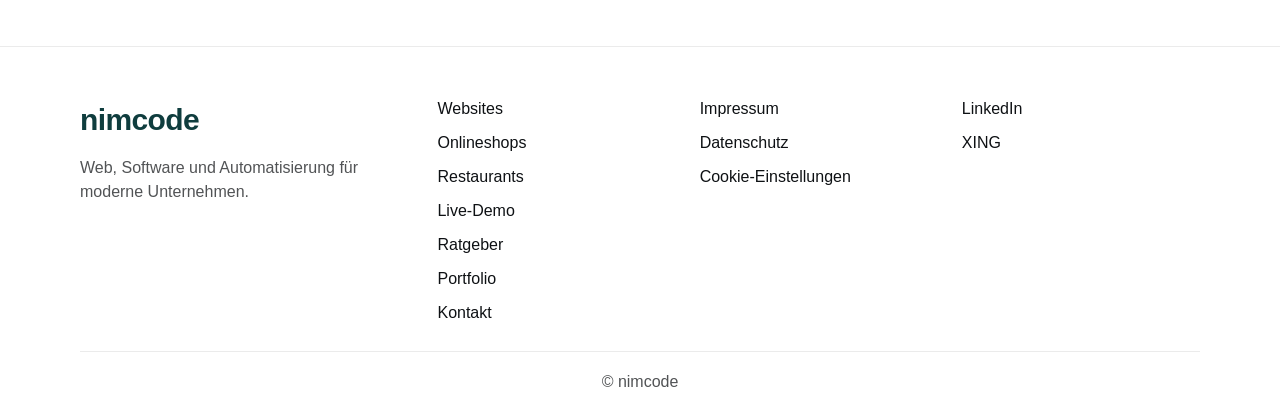
<file: websites/index.html>
<!DOCTYPE html>
<html lang="de">
<head>
  <script>
    document.documentElement.classList.add("js");
    try {
      var t = localStorage.getItem("nimcode-theme");
      if (t ? t === "dark" : matchMedia("(prefers-color-scheme: dark)").matches) {
        document.documentElement.classList.add("dark");
      }
    } catch (e) {}
  </script>
  <meta charset="UTF-8">
  <meta name="robots" content="index, follow">
  <meta name="theme-color" content="#0F3D3E">
  <meta name="viewport" content="width=device-width, initial-scale=1.0">
  <link rel="icon" href="/favicon.ico" sizes="any">
  <title>Website erstellen lassen in Hamburg & Bad Bramstedt | nimcode</title>
  <meta name="description" content="Websites für Handwerker, Salons, Praxen, Läden und Vereine in Hamburg, Bad Bramstedt und Umgebung. Ab 590 € mit Startseite, Impressum und Datenschutz. Hosting und Updates auf Wunsch ab 29 €/Monat. Beratung auf Deutsch und Arabisch.">
  <meta name="author" content="nimcode">

  <meta property="og:title" content="Website erstellen lassen in Hamburg & Bad Bramstedt | nimcode">
  <meta property="og:description" content="Websites für kleine Betriebe: persönlich, verständlich, aus der Region. Ab 590 €.">
  <meta property="og:type" content="website">
  <meta property="og:url" content="https://nimcode.de/websites/">
  <meta property="og:site_name" content="nimcode">
  <meta property="og:image" content="https://nimcode.de/og-image.jpg">
  <meta name="twitter:card" content="summary_large_image">

  <link rel="canonical" href="https://nimcode.de/websites/">
  <link rel="stylesheet" href="/css/style.css?v=20261122">
  <link rel="stylesheet" href="/css/motion.css?v=20261121">

  <script type="application/ld+json">
  {
    "@context":"https://schema.org",
    "@type":"Service",
    "name":"Website für kleine Betriebe",
    "serviceType":"Webdesign und Website-Erstellung",
    "provider":{"@type":"ProfessionalService","name":"nimcode","url":"https://nimcode.de/"},
    "areaServed":["Hamburg","Bad Bramstedt","Schleswig-Holstein"],
    "offers":{"@type":"Offer","name":"Starter","price":"590","priceCurrency":"EUR","description":"Startseite, Impressum und Datenschutz. Domain nicht enthalten. Hosting und Updates auf Wunsch ab 29 €/Monat. Preis zzgl. MwSt."}
  }
  </script>
  <script>
    window.loadGA = function () {
      if (window.__gaLoaded) return;
      window.__gaLoaded = true;
      var script = document.createElement('script');
      script.async = true;
      script.src = 'https://www.googletagmanager.com/gtag/js?id=G-BBJQE9YXKF';
      document.head.appendChild(script);
      window.dataLayer = window.dataLayer || [];
      window.gtag = function(){ dataLayer.push(arguments); };
      gtag('js', new Date());
      gtag('config', 'G-BBJQE9YXKF');
    };
  </script>
</head>
<body>
  <div id="progressBar" aria-hidden="true"></div>
  <div class="cursor" aria-hidden="true"></div>

  <div id="loader" aria-hidden="true">
    <div class="loader-logo">nimcode</div>
  </div>

  <header class="header glass">
    <div class="container nav">
      <a href="/" class="logo" aria-label="nimcode Startseite">nimcode</a>

      <button id="menuToggle" class="menu-toggle" type="button" aria-label="Menü öffnen" aria-expanded="false" aria-controls="siteMenu">☰</button>

      <nav class="nav-right" id="siteMenu" aria-label="Hauptnavigation">
        <a href="/websites/" class="nav-link" data-de="Websites" data-en="Websites" aria-current="page">Websites</a>
        <a href="/onlineshop/" class="nav-link" data-de="Onlineshops" data-en="Online shops">Onlineshops</a>
        <a href="/restaurants/" class="nav-link" data-de="Restaurants" data-en="Restaurants">Restaurants</a>
        <a href="/demo/" class="nav-link" data-de="Live-Demo" data-en="Live demo">Live-Demo</a>
        <a href="/ratgeber/" class="nav-link" data-de="Ratgeber" data-en="Guides">Ratgeber</a>
        <a href="/#services" class="nav-link" data-de="Leistungen" data-en="Services">Leistungen</a>
        <a href="/#pricing" class="nav-link" data-de="Pakete" data-en="Packages">Pakete</a>
        <a href="/#portfolio" class="nav-link" data-de="Portfolio" data-en="Portfolio">Portfolio</a>

        <button id="langToggle" class="nav-btn" type="button" aria-label="Sprache wechseln">EN</button>
        <button id="themeToggle" class="nav-btn" type="button" aria-label="Dark Mode umschalten" aria-pressed="false">🌙</button>
        <a href="/contact/" class="cta" data-de="Projekt anfragen" data-en="Request project">Projekt anfragen</a>
      </nav>
    </div>
  </header>

  <main>
    <section class="page-hero section">
      <div class="gradient-bg" aria-hidden="true"></div>
      <div class="container split">
        <div class="hero-text">
          <span class="eyebrow" data-de="Für kleine Betriebe" data-en="For small businesses">Für kleine Betriebe</span>
          <h1 data-de="Ihre Website. Persönlich, verständlich, aus der Region."
              data-en="Your website. Personal, clear, local.">
            Ihre Website. Persönlich, verständlich, aus der Region.
          </h1>
          <p data-de="Für Handwerker, Salons, Praxen, Läden und Vereine in Hamburg, Bad Bramstedt und Umgebung. Ich baue Ihre Website, erkläre alles verständlich und kümmere mich auf Wunsch auch um Hosting und Updates. Beratung auf Deutsch und Arabisch."
             data-en="For tradespeople, salons, practices, shops and clubs in Hamburg, Bad Bramstedt and the surrounding area. I build your website, explain everything clearly and, if you like, also take care of hosting and updates. Advice in German and Arabic.">
            Für Handwerker, Salons, Praxen, Läden und Vereine in Hamburg, Bad Bramstedt und Umgebung. Ich baue Ihre Website, erkläre alles verständlich und kümmere mich auf Wunsch auch um Hosting und Updates. Beratung auf Deutsch und Arabisch.
          </p>
          <div class="hero-actions">
            <a href="/contact/" class="btn" data-de="Projekt anfragen" data-en="Request project">Projekt anfragen</a>
            <a href="#beispiel" class="btn btn-secondary" data-de="Beispiel ansehen" data-en="See an example">Beispiel ansehen</a>
          </div>
          <div class="hero-points">
            <span data-de="Ab 590 €" data-en="From €590">Ab 590 €</span>
            <span data-de="Persönlich betreut" data-en="Personal support">Persönlich betreut</span>
            <span data-de="Deutsch &amp; Arabisch" data-en="German &amp; Arabic">Deutsch &amp; Arabisch</span>
          </div>
        </div>

        <div class="device-stack" aria-label="Beispielprojekt ELBHELFER auf Laptop und Handy">
          <figure class="device-desktop">
            <img src="/img/elbhelfer-desktop.webp" width="800" height="600" alt="Website von ELBHELFER auf dem Computer" fetchpriority="high">
          </figure>
          <figure class="device-phone">
            <img src="/img/elbhelfer-mobil.webp" width="375" height="812" alt="Website von ELBHELFER auf dem Handy mit Buttons für Anruf, WhatsApp und E-Mail">
          </figure>
        </div>
      </div>
    </section>

    <div class="marquee" aria-label="Branchen">
      <div class="marquee-track">
        <div class="marquee-group">
          <span data-de="Handwerker" data-en="Tradespeople">Handwerker</span>
          <span data-de="Hausmeister" data-en="Caretakers">Hausmeister</span>
          <span data-de="Friseure" data-en="Hair salons">Friseure</span>
          <span data-de="Kosmetik &amp; Nails" data-en="Beauty &amp; nails">Kosmetik &amp; Nails</span>
          <span data-de="Praxen" data-en="Practices">Praxen</span>
          <span data-de="Läden" data-en="Shops">Läden</span>
          <span data-de="Vereine" data-en="Clubs">Vereine</span>
          <span data-de="Restaurants" data-en="Restaurants">Restaurants</span>
        </div>
        <div class="marquee-group" aria-hidden="true">
          <span data-de="Handwerker" data-en="Tradespeople">Handwerker</span>
          <span data-de="Hausmeister" data-en="Caretakers">Hausmeister</span>
          <span data-de="Friseure" data-en="Hair salons">Friseure</span>
          <span data-de="Kosmetik &amp; Nails" data-en="Beauty &amp; nails">Kosmetik &amp; Nails</span>
          <span data-de="Praxen" data-en="Practices">Praxen</span>
          <span data-de="Läden" data-en="Shops">Läden</span>
          <span data-de="Vereine" data-en="Clubs">Vereine</span>
          <span data-de="Restaurants" data-en="Restaurants">Restaurants</span>
        </div>
      </div>
    </div>

    <section class="section" id="fuer-wen">
      <div class="container">
        <div class="section-intro">
          <span class="section-kicker" data-de="Für wen" data-en="Who it's for">Für wen</span>
          <h2 data-de="Was Ihre Kunden auf Ihrer Website suchen" data-en="What your customers look for on your website">Was Ihre Kunden auf Ihrer Website suchen</h2>
        </div>

        <div class="industry-grid">
          <article class="card industry-card">
            <span class="industry-icon" aria-hidden="true">🔧</span>
            <h3 data-de="Handwerk &amp; Hausmeister" data-en="Trades &amp; caretakers">Handwerk &amp; Hausmeister</h3>
            <p data-de="Leistungen, Einsatzgebiet und eine Anfrage per Anruf oder WhatsApp, auch wenn Sie gerade auf der Baustelle sind." data-en="Services, service area and an enquiry by phone or WhatsApp, even when you are on site.">Leistungen, Einsatzgebiet und eine Anfrage per Anruf oder WhatsApp, auch wenn Sie gerade auf der Baustelle sind.</p>
          </article>
          <article class="card industry-card">
            <span class="industry-icon" aria-hidden="true">✂️</span>
            <h3 data-de="Friseure &amp; Kosmetik" data-en="Hair &amp; beauty">Friseure &amp; Kosmetik</h3>
            <p data-de="Leistungen, Preise, Öffnungszeiten und der schnellste Weg zum Termin." data-en="Services, prices, opening hours and the fastest way to an appointment.">Leistungen, Preise, Öffnungszeiten und der schnellste Weg zum Termin.</p>
          </article>
          <article class="card industry-card">
            <span class="industry-icon" aria-hidden="true">🩺</span>
            <h3 data-de="Praxen" data-en="Practices">Praxen</h3>
            <p data-de="Sprechzeiten, Leistungen und Anfahrt, gut lesbar auf dem Handy." data-en="Consultation hours, services and directions, easy to read on mobile.">Sprechzeiten, Leistungen und Anfahrt, gut lesbar auf dem Handy.</p>
          </article>
          <article class="card industry-card">
            <span class="industry-icon" aria-hidden="true">🛍️</span>
            <h3 data-de="Läden" data-en="Shops">Läden</h3>
            <p data-de="Sortiment, Öffnungszeiten und Adresse mit Karte, damit Kunden den Weg finden." data-en="Range, opening hours and address with a map so customers find you.">Sortiment, Öffnungszeiten und Adresse mit Karte, damit Kunden den Weg finden.</p>
          </article>
          <article class="card industry-card">
            <span class="industry-icon" aria-hidden="true">🏃</span>
            <h3 data-de="Vereine" data-en="Clubs">Vereine</h3>
            <p data-de="Termine, Ansprechpartner und „Mitglied werden“ an einer Stelle." data-en="Dates, contacts and “become a member” in one place.">Termine, Ansprechpartner und „Mitglied werden“ an einer Stelle.</p>
          </article>
          <a class="card industry-card industry-link" href="/restaurants/">
            <span class="industry-icon" aria-hidden="true">🍕</span>
            <h3 data-de="Restaurants →" data-en="Restaurants →">Restaurants →</h3>
            <p data-de="Mit eigenem Bestellsystem und Kassen-App, ohne Plattform-Provision." data-en="With your own ordering system and cashier app, without platform commission.">Mit eigenem Bestellsystem und Kassen-App, ohne Plattform-Provision.</p>
          </a>
        </div>
      </div>
    </section>

    <section class="section" id="beispiel">
      <div class="container split split-example">
        <figure class="shot example-shot">
          <img src="/img/elbhelfer-desktop.webp" width="800" height="600" loading="lazy" alt="Startseite von ELBHELFER mit Logo und Kontakt-Buttons">
          <figcaption data-de="ELBHELFER, Hamburg: Hausmeister- &amp; Allround-Service" data-en="ELBHELFER, Hamburg: caretaker &amp; all-round service">ELBHELFER, Hamburg: Hausmeister- &amp; Allround-Service</figcaption>
        </figure>

        <div>
          <span class="section-kicker" data-de="Beispiel" data-en="Example">Beispiel</span>
          <h2 data-de="ELBHELFER: alles auf einen Blick" data-en="ELBHELFER: everything at a glance">ELBHELFER: alles auf einen Blick</h2>
          <ul class="check-list example-facts">
            <li data-de="Anruf, WhatsApp und E-Mail direkt oben, mit einem Tipp erreichbar" data-en="Call, WhatsApp and email right at the top, one tap away">Anruf, WhatsApp und E-Mail direkt oben, mit einem Tipp erreichbar</li>
            <li data-de="Alle Leistungen übersichtlich, von Gebäudereinigung bis Umzug" data-en="All services at a glance, from building cleaning to moving">Alle Leistungen übersichtlich, von Gebäudereinigung bis Umzug</li>
            <li data-de="Galerie „Einblicke in unsere Arbeit“ mit echten Fotos" data-en="Gallery “Insights into our work” with real photos">Galerie „Einblicke in unsere Arbeit“ mit echten Fotos</li>
            <li data-de="Kontaktformular, Impressum und Datenschutz" data-en="Contact form, legal notice and privacy policy">Kontaktformular, Impressum und Datenschutz</li>
          </ul>
          <p class="section-cta hero-actions">
            <a href="https://elb-helfer.de/" class="btn btn-secondary" target="_blank" rel="noopener noreferrer" data-de="Live ansehen ↗" data-en="View live ↗">Live ansehen ↗</a>
          </p>
        </div>
      </div>
    </section>

    <section class="section" id="ablauf">
      <div class="container">
        <div class="section-intro">
          <span class="section-kicker" data-de="Ablauf" data-en="How it works">Ablauf</span>
          <h2 data-de="In 4 Schritten zur eigenen Website" data-en="Your own website in 4 steps">In 4 Schritten zur eigenen Website</h2>
        </div>

        <div class="steps steps-4">
          <article class="step">
            <h3 data-de="Kurzes Gespräch" data-en="Short call">Kurzes Gespräch</h3>
            <p data-de="Was brauchen Sie wirklich? Auf Deutsch oder Arabisch, am Telefon oder vor Ort." data-en="What do you really need? In German or Arabic, by phone or in person.">Was brauchen Sie wirklich? Auf Deutsch oder Arabisch, am Telefon oder vor Ort.</p>
          </article>
          <article class="step">
            <h3 data-de="Entwurf" data-en="Draft">Entwurf</h3>
            <p data-de="Sie sehen vorher, wie Ihre Website aussehen wird, passend zu Ihrem Betrieb." data-en="You see beforehand what your website will look like, matching your business.">Sie sehen vorher, wie Ihre Website aussehen wird, passend zu Ihrem Betrieb.</p>
          </article>
          <article class="step">
            <h3 data-de="Umsetzung" data-en="Build">Umsetzung</h3>
            <p data-de="Mit Ihren Texten und Fotos. Wenn etwas fehlt, helfe ich beim Formulieren." data-en="With your texts and photos. If something is missing, I help with the wording.">Mit Ihren Texten und Fotos. Wenn etwas fehlt, helfe ich beim Formulieren.</p>
          </article>
          <article class="step">
            <h3 data-de="Online" data-en="Live">Online</h3>
            <p data-de="Ihre Website geht live. Auf Wunsch übernehme ich danach Hosting und Updates." data-en="Your website goes live. If you like, I take care of hosting and updates afterwards.">Ihre Website geht live. Auf Wunsch übernehme ich danach Hosting und Updates.</p>
          </article>
        </div>
      </div>
    </section>

    <section class="section" id="paket">
      <div class="container split split-package">
        <div>
          <span class="section-kicker" data-de="Paket" data-en="Package">Paket</span>
          <h2 data-de="Klarer Einstieg, keine Überraschungen" data-en="A clear start, no surprises">Klarer Einstieg, keine Überraschungen</h2>
          <p class="package-intro" data-de="Für die meisten kleinen Betriebe reicht der Starter. Brauchen Sie mehr Seiten, passt das Business-Paket." data-en="For most small businesses the Starter is enough. If you need more pages, the Business package fits.">Für die meisten kleinen Betriebe reicht der Starter. Brauchen Sie mehr Seiten, passt das Business-Paket.</p>
          <p class="section-cta hero-actions">
            <a href="/#pricing" class="btn btn-secondary" data-de="Alle Pakete ansehen" data-en="See all packages">Alle Pakete ansehen</a>
          </p>
        </div>

        <article class="price-card highlight package-card">
          <span class="price-badge" data-de="Für kleine Betriebe" data-en="For small businesses">Für kleine Betriebe</span>
          <h3>Starter</h3>
          <p class="price" data-de="ab 590 €" data-en="from €590">ab 590 €</p>
          <ul>
            <li data-de="3 Seiten: Startseite, Impressum, Datenschutz" data-en="3 pages: home, legal notice, privacy policy">3 Seiten: Startseite, Impressum, Datenschutz</li>
            <li data-de="Optimiert für Handy und Computer" data-en="Optimised for mobile and desktop">Optimiert für Handy und Computer</li>
            <li data-de="Anruf, WhatsApp und E-Mail mit einem Tipp" data-en="Call, WhatsApp and email with one tap">Anruf, WhatsApp und E-Mail mit einem Tipp</li>
            <li data-de="Kontaktbereich mit Formular oder direktem Kontakt" data-en="Contact section with form or direct contact">Kontaktbereich mit Formular oder direktem Kontakt</li>
          </ul>
          <p class="package-note" data-de="Domain nicht enthalten. Hosting und Updates auf Wunsch ab 29 €/Monat. Preise zzgl. MwSt." data-en="Domain not included. Hosting and updates optional from €29/month. Prices excl. VAT.">Domain nicht enthalten. Hosting und Updates auf Wunsch ab 29 €/Monat. Preise zzgl. MwSt.</p>
          <a href="/contact/" class="btn" data-de="Jetzt anfragen" data-en="Request now">Jetzt anfragen</a>
        </article>
      </div>
    </section>

    <section class="section faq" id="faq">
      <div class="container faq-grid">
        <div>
          <span class="section-kicker" data-de="FAQ" data-en="FAQ">FAQ</span>
          <h2 data-de="Häufige Fragen" data-en="Frequently asked questions">Häufige Fragen</h2>
        </div>

        <div class="faq-list">
          <details class="faq-item">
            <summary data-de="Wem gehört die Domain?" data-en="Who owns the domain?">Wem gehört die Domain?</summary>
            <p data-de="Die Domain ist nicht im Paket enthalten. Am besten läuft sie auf Ihren Namen, damit sie Ihnen gehört. Bei der Einrichtung helfe ich gern."
               data-en="The domain is not included in the package. Ideally it is registered in your name so that it belongs to you. I am happy to help with the setup.">
              Die Domain ist nicht im Paket enthalten. Am besten läuft sie auf Ihren Namen, damit sie Ihnen gehört. Bei der Einrichtung helfe ich gern.
            </p>
          </details>

          <details class="faq-item">
            <summary data-de="Was ist mit Updates?" data-en="What about updates?">Was ist mit Updates?</summary>
            <p data-de="Hosting und Updates gibt es auf Wunsch ab 29 €/Monat. Dann kümmere ich mich darum, dass die Seite sicher läuft, und setze Änderungen um, zum Beispiel neue Öffnungszeiten oder Leistungen."
               data-en="Hosting and updates are available from €29/month. I then make sure the site runs securely and make changes for you, for example new opening hours or services.">
              Hosting und Updates gibt es auf Wunsch ab 29 €/Monat. Dann kümmere ich mich darum, dass die Seite sicher läuft, und setze Änderungen um, zum Beispiel neue Öffnungszeiten oder Leistungen.
            </p>
          </details>

          <details class="faq-item">
            <summary data-de="Brauche ich eigene Fotos und Texte?" data-en="Do I need my own photos and texts?">Brauche ich eigene Fotos und Texte?</summary>
            <p data-de="Echte Fotos von Ihrem Betrieb wirken am besten. Texte schreiben wir gemeinsam, Sie müssen kein Profi sein."
               data-en="Real photos of your business work best. We write the texts together, you don't need to be a professional.">
              Echte Fotos von Ihrem Betrieb wirken am besten. Texte schreiben wir gemeinsam, Sie müssen kein Profi sein.
            </p>
          </details>

          <details class="faq-item">
            <summary data-de="Geht die Beratung auch auf Arabisch?" data-en="Is advice available in Arabic?">Geht die Beratung auch auf Arabisch?</summary>
            <p data-de="Ja. Beratung gibt es auf Deutsch und Arabisch, die Website selbst ist auf Deutsch, damit Ihre Kunden in Deutschland alles verstehen."
               data-en="Yes. Advice is available in German and Arabic, the website itself is in German so your customers in Germany understand everything.">
              Ja. Beratung gibt es auf Deutsch und Arabisch, die Website selbst ist auf Deutsch, damit Ihre Kunden in Deutschland alles verstehen.
            </p>
          </details>
        </div>
      </div>
    </section>

    <section class="section contact-strip" id="contact">
      <div class="container contact-strip-inner">
        <div>
          <span class="section-kicker" data-de="Kontakt" data-en="Contact">Kontakt</span>
          <h2 data-de="Lust auf Ihre eigene Website?" data-en="Ready for your own website?">Lust auf Ihre eigene Website?</h2>
          <p data-de="Schreiben Sie mir kurz, was Ihr Betrieb macht. Ich melde mich mit einem klaren Vorschlag."
             data-en="Send me a short message about what your business does. I will get back to you with a clear proposal.">
            Schreiben Sie mir kurz, was Ihr Betrieb macht. Ich melde mich mit einem klaren Vorschlag.
          </p>
        </div>
        <div class="contact-strip-actions">
          <a href="/contact/" class="btn" data-de="Projekt anfragen" data-en="Request project">Projekt anfragen</a>
        </div>
      </div>
    </section>
  </main>

  <footer class="footer">
    <div class="container footer-grid">
      <div class="footer-brand">
        <div class="footer-logo">nimcode</div>
        <p data-de="Web, Software und Automatisierung für moderne Unternehmen." data-en="Web, software, and automation for modern businesses.">Web, Software und Automatisierung für moderne Unternehmen.</p>
      </div>

      <div class="footer-links">
        <a href="/websites/" data-de="Websites" data-en="Websites">Websites</a>
        <a href="/onlineshop/" data-de="Onlineshops" data-en="Online shops">Onlineshops</a>
        <a href="/restaurants/" data-de="Restaurants" data-en="Restaurants">Restaurants</a>
        <a href="/demo/" data-de="Live-Demo" data-en="Live demo">Live-Demo</a>
        <a href="/ratgeber/" data-de="Ratgeber" data-en="Guides">Ratgeber</a>
        <a href="/#portfolio" data-de="Portfolio" data-en="Portfolio">Portfolio</a>
        <a href="/contact/" data-de="Kontakt" data-en="Contact">Kontakt</a>
      </div>

      <div class="footer-links">
        <a href="/impressum.html">Impressum</a>
        <a href="/datenschutz.html">Datenschutz</a>
        <a href="#" id="cookieSettings" data-de="Cookie-Einstellungen" data-en="Cookie settings">Cookie-Einstellungen</a>
      </div>

      <div class="footer-links">
        <a href="https://www.linkedin.com/in/manar-sras/" rel="noopener noreferrer">LinkedIn</a>
        <a href="https://www.xing.com/profile/Manar_Sras/" rel="noopener noreferrer">XING</a>
      </div>
    </div>

    <div class="container footer-bottom">
      <span>© nimcode</span>
    </div>
  </footer>

  <a href="/contact/" class="floating-cta" data-de="Projekt anfragen" data-en="Request project">Projekt anfragen</a>

  <div id="cookieBanner" class="cookie-banner" role="dialog" aria-label="Cookie-Hinweis">
    <p>
      Diese Website verwendet Cookies für Analysezwecke.
      <a href="/datenschutz.html">Mehr erfahren</a>
    </p>
    <div class="cookie-actions">
      <button type="button" id="declineCookies">Ablehnen</button>
      <button type="button" id="acceptCookies">Akzeptieren</button>
    </div>
  </div>

  <script src="/js/app.js?v=20261122" defer></script>
  <script src="/js/motion.js?v=20261121" defer></script>
  <script defer data-domain="nimcode.de" src="https://plausible.io/js/script.js"></script>
</body>
</html>
</file>
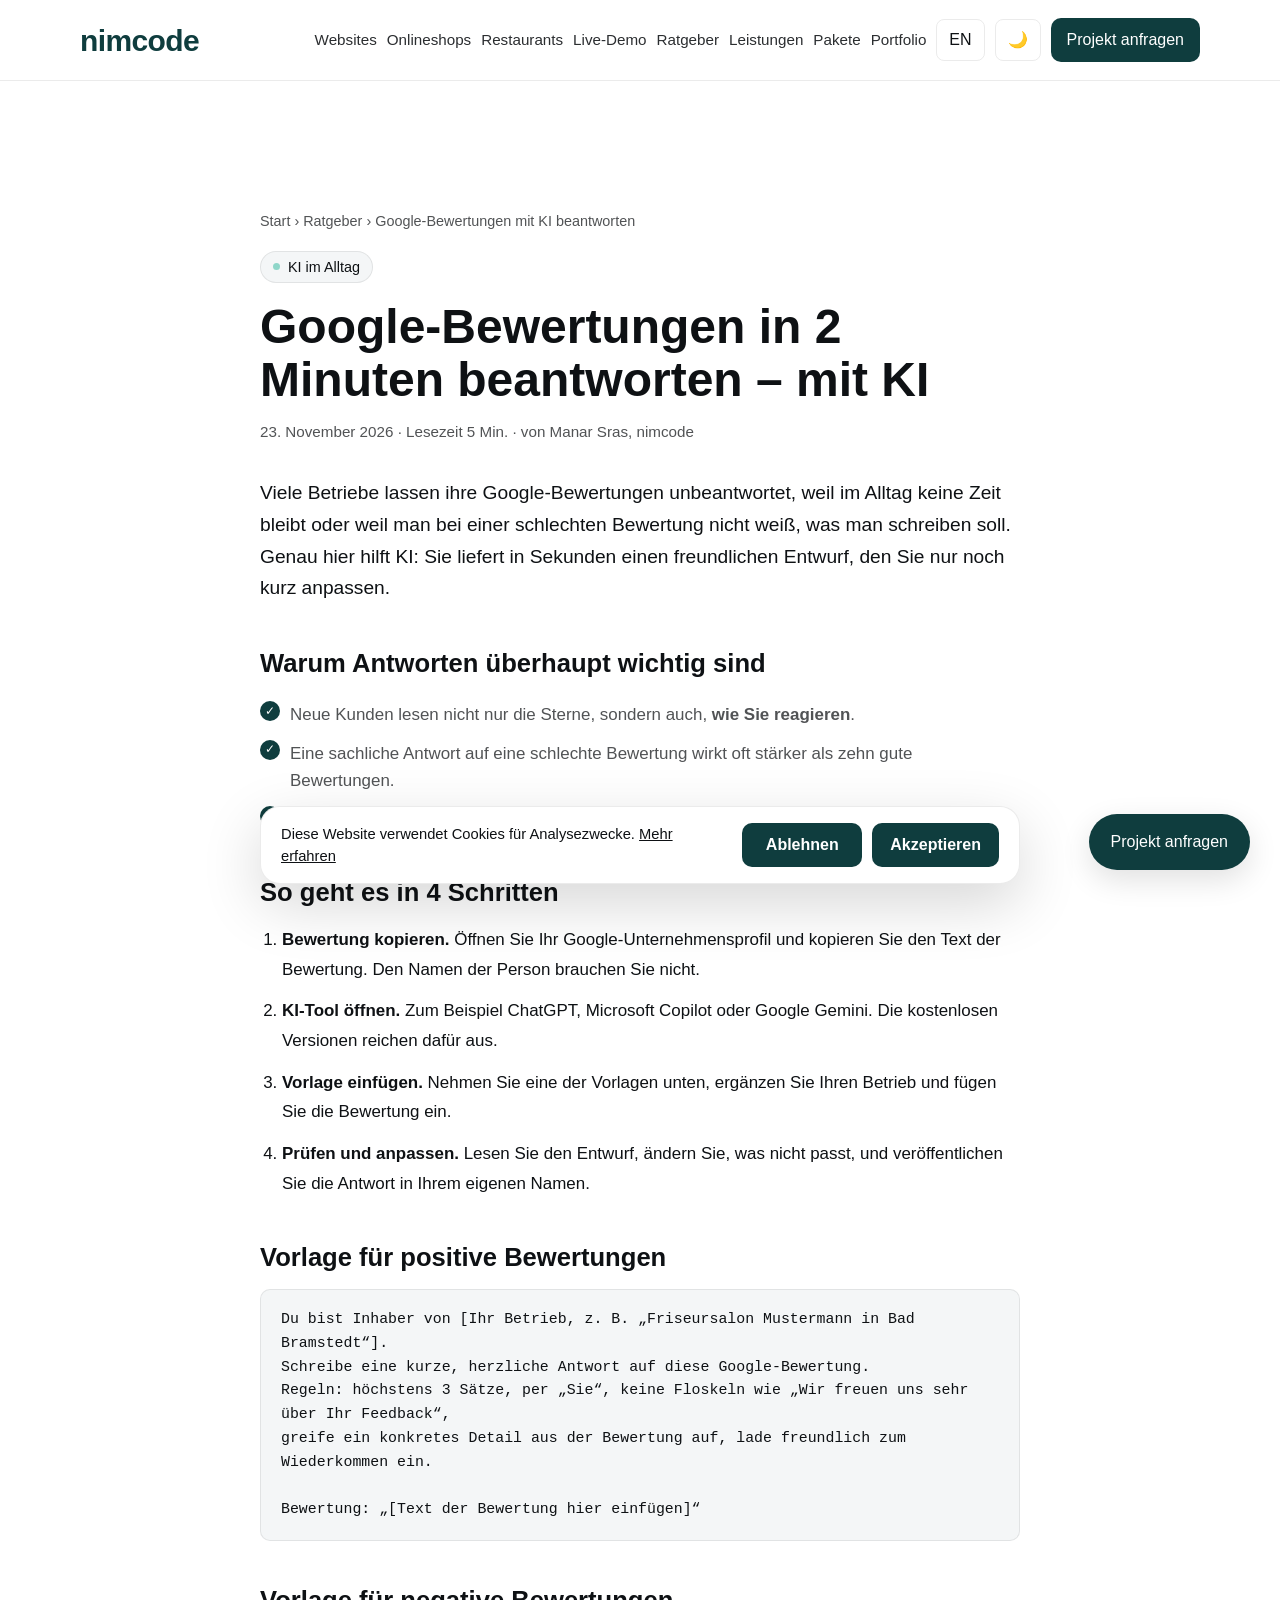
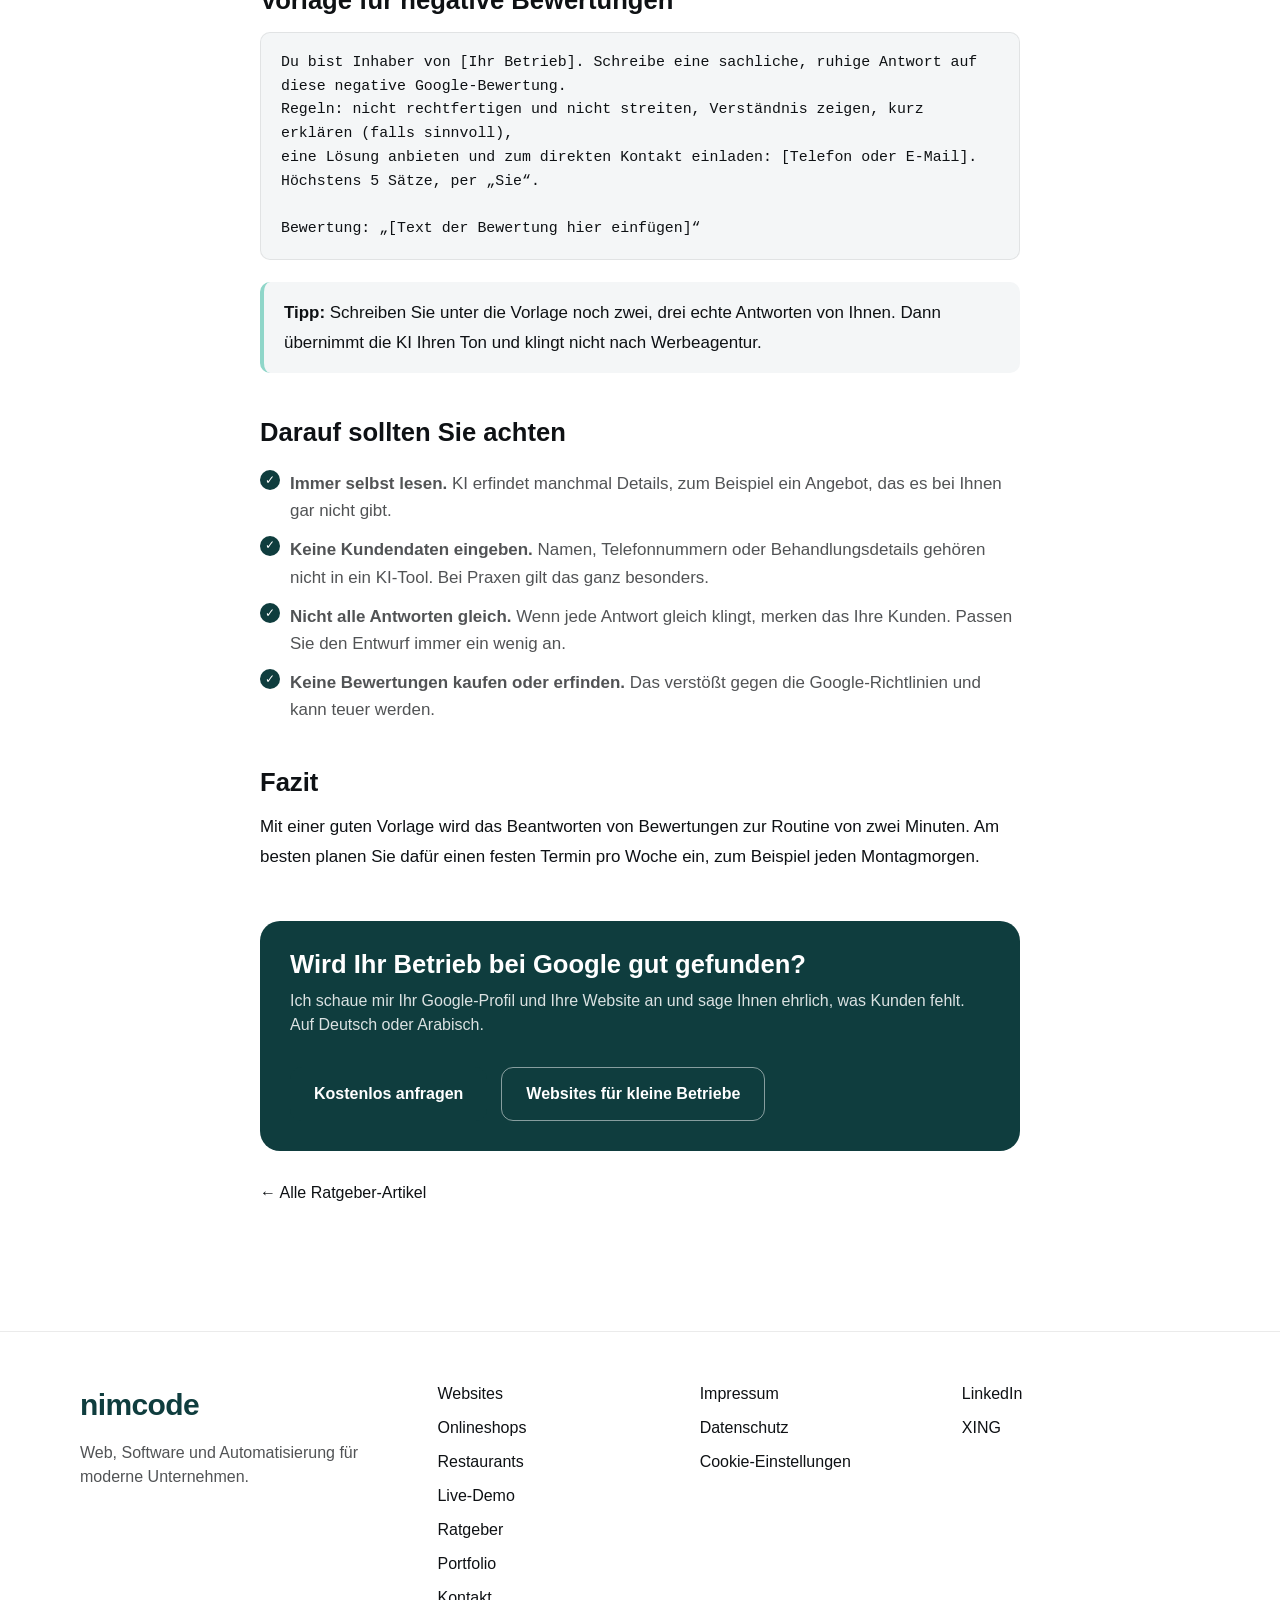
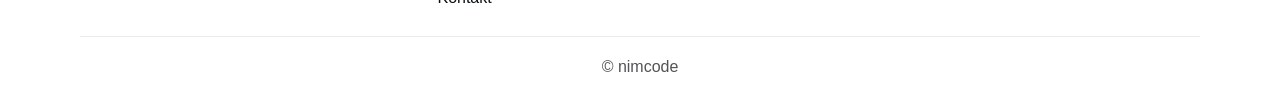
<file: ratgeber/google-bewertungen-mit-ki-beantworten/index.html>
<!DOCTYPE html>
<html lang="de">
<head>
  <script>
    document.documentElement.classList.add("js");
    try {
      var t = localStorage.getItem("nimcode-theme");
      if (t ? t === "dark" : matchMedia("(prefers-color-scheme: dark)").matches) {
        document.documentElement.classList.add("dark");
      }
    } catch (e) {}
  </script>
  <meta charset="UTF-8">
  <meta name="robots" content="index, follow">
  <meta name="theme-color" content="#0F3D3E">
  <meta name="viewport" content="width=device-width, initial-scale=1.0">
  <link rel="icon" href="/favicon.ico" sizes="any">
  <title>Google-Bewertungen in 2 Minuten beantworten – mit KI | nimcode Ratgeber</title>
  <meta name="description" content="So beantworten Friseure, Handwerker, Praxen und Restaurants Google-Bewertungen schnell und freundlich mit ChatGPT & Co. Mit fertigen Vorlagen zum Kopieren.">
  <meta name="author" content="nimcode">

  <meta property="og:title" content="Google-Bewertungen in 2 Minuten beantworten – mit KI | nimcode Ratgeber">
  <meta property="og:description" content="So beantworten Friseure, Handwerker, Praxen und Restaurants Google-Bewertungen schnell und freundlich mit ChatGPT & Co. Mit fertigen Vorlagen zum Kopieren.">
  <meta property="og:type" content="article">
  <meta property="og:url" content="https://nimcode.de/ratgeber/google-bewertungen-mit-ki-beantworten/">
  <meta property="og:site_name" content="nimcode">
  <meta property="og:image" content="https://nimcode.de/img/og/google-bewertungen-mit-ki-beantworten.jpg">
  <meta property="og:image:width" content="1200">
  <meta property="og:image:height" content="630">
  <meta name="twitter:image" content="https://nimcode.de/img/og/google-bewertungen-mit-ki-beantworten.jpg">
  <meta name="twitter:card" content="summary_large_image">

  <link rel="canonical" href="https://nimcode.de/ratgeber/google-bewertungen-mit-ki-beantworten/">
  <link rel="stylesheet" href="/css/style.css?v=20261123">
  <link rel="stylesheet" href="/css/motion.css?v=20261121">

  <script type="application/ld+json">
{
  "@context": "https://schema.org",
  "@type": "Article",
  "headline": "Google-Bewertungen in 2 Minuten beantworten – mit KI",
  "description": "So beantworten Friseure, Handwerker, Praxen und Restaurants Google-Bewertungen schnell und freundlich mit ChatGPT & Co. Mit fertigen Vorlagen zum Kopieren.",
  "datePublished": "2026-11-23",
  "dateModified": "2026-11-23",
  "inLanguage": "de",
  "author": {
    "@type": "Person",
    "name": "Manar Sras",
    "url": "https://nimcode.de/"
  },
  "publisher": {
    "@type": "Organization",
    "name": "nimcode",
    "url": "https://nimcode.de/"
  },
  "mainEntityOfPage": "https://nimcode.de/ratgeber/google-bewertungen-mit-ki-beantworten/",
  "image": "https://nimcode.de/img/og/google-bewertungen-mit-ki-beantworten.jpg"
}
  </script>
  <script>
    window.loadGA = function () {
      if (window.__gaLoaded) return;
      window.__gaLoaded = true;
      var script = document.createElement('script');
      script.async = true;
      script.src = 'https://www.googletagmanager.com/gtag/js?id=G-BBJQE9YXKF';
      document.head.appendChild(script);
      window.dataLayer = window.dataLayer || [];
      window.gtag = function(){ dataLayer.push(arguments); };
      gtag('js', new Date());
      gtag('config', 'G-BBJQE9YXKF');
    };
  </script>
</head>
<body>
  <div id="progressBar" aria-hidden="true"></div>
  <div class="cursor" aria-hidden="true"></div>

  <div id="loader" aria-hidden="true">
    <div class="loader-logo">nimcode</div>
  </div>

  <header class="header glass">
    <div class="container nav">
      <a href="/" class="logo" aria-label="nimcode Startseite">nimcode</a>

      <button id="menuToggle" class="menu-toggle" type="button" aria-label="Menü öffnen" aria-expanded="false" aria-controls="siteMenu">☰</button>

      <nav class="nav-right" id="siteMenu" aria-label="Hauptnavigation">
        <a href="/websites/" class="nav-link" data-de="Websites" data-en="Websites">Websites</a>
        <a href="/onlineshop/" class="nav-link" data-de="Onlineshops" data-en="Online shops">Onlineshops</a>
        <a href="/restaurants/" class="nav-link" data-de="Restaurants" data-en="Restaurants">Restaurants</a>
        <a href="/demo/" class="nav-link" data-de="Live-Demo" data-en="Live demo">Live-Demo</a>
        <a href="/ratgeber/" class="nav-link" aria-current="page" data-de="Ratgeber" data-en="Guides">Ratgeber</a>
        <a href="/#services" class="nav-link" data-de="Leistungen" data-en="Services">Leistungen</a>
        <a href="/#pricing" class="nav-link" data-de="Pakete" data-en="Packages">Pakete</a>
        <a href="/#portfolio" class="nav-link" data-de="Portfolio" data-en="Portfolio">Portfolio</a>

        <button id="langToggle" class="nav-btn" type="button" aria-label="Sprache wechseln">EN</button>
        <button id="themeToggle" class="nav-btn" type="button" aria-label="Dark Mode umschalten" aria-pressed="false">🌙</button>
        <a href="/contact/" class="cta" data-de="Projekt anfragen" data-en="Request project">Projekt anfragen</a>
      </nav>
    </div>
  </header>

  <main>
    <article class="section article">
      <div class="container article-container">
        <nav class="breadcrumb" aria-label="Brotkrümelnavigation"><a href="/">Start</a> › <a href="/ratgeber/">Ratgeber</a> › <span>Google-Bewertungen mit KI beantworten</span></nav>
        <span class="section-kicker">KI im Alltag</span>
        <h1>Google-Bewertungen in 2 Minuten beantworten – mit KI</h1>
        <p class="article-meta"><time datetime="2026-11-23">23. November 2026</time> · Lesezeit 5 Min. · von Manar Sras, nimcode</p>
        <div class="prose">

<p class="lead">Viele Betriebe lassen ihre Google-Bewertungen unbeantwortet, weil im Alltag keine Zeit bleibt oder weil man bei einer schlechten Bewertung nicht weiß, was man schreiben soll. Genau hier hilft KI: Sie liefert in Sekunden einen freundlichen Entwurf, den Sie nur noch kurz anpassen.</p>

<h2>Warum Antworten überhaupt wichtig sind</h2>
<ul class="check-list">
  <li>Neue Kunden lesen nicht nur die Sterne, sondern auch, <strong>wie Sie reagieren</strong>.</li>
  <li>Eine sachliche Antwort auf eine schlechte Bewertung wirkt oft stärker als zehn gute Bewertungen.</li>
  <li>Ein gepflegtes Google-Profil wirkt aktiv und vertrauenswürdig.</li>
</ul>

<h2>So geht es in 4 Schritten</h2>
<ol class="article-steps">
  <li><strong>Bewertung kopieren.</strong> Öffnen Sie Ihr Google-Unternehmensprofil und kopieren Sie den Text der Bewertung. Den Namen der Person brauchen Sie nicht.</li>
  <li><strong>KI-Tool öffnen.</strong> Zum Beispiel ChatGPT, Microsoft Copilot oder Google Gemini. Die kostenlosen Versionen reichen dafür aus.</li>
  <li><strong>Vorlage einfügen.</strong> Nehmen Sie eine der Vorlagen unten, ergänzen Sie Ihren Betrieb und fügen Sie die Bewertung ein.</li>
  <li><strong>Prüfen und anpassen.</strong> Lesen Sie den Entwurf, ändern Sie, was nicht passt, und veröffentlichen Sie die Antwort in Ihrem eigenen Namen.</li>
</ol>

<h2>Vorlage für positive Bewertungen</h2>
<pre class="prompt"><code>Du bist Inhaber von [Ihr Betrieb, z. B. „Friseursalon Mustermann in Bad Bramstedt“].
Schreibe eine kurze, herzliche Antwort auf diese Google-Bewertung.
Regeln: höchstens 3 Sätze, per „Sie“, keine Floskeln wie „Wir freuen uns sehr über Ihr Feedback“,
greife ein konkretes Detail aus der Bewertung auf, lade freundlich zum Wiederkommen ein.

Bewertung: „[Text der Bewertung hier einfügen]“</code></pre>

<h2>Vorlage für negative Bewertungen</h2>
<pre class="prompt"><code>Du bist Inhaber von [Ihr Betrieb]. Schreibe eine sachliche, ruhige Antwort auf diese negative Google-Bewertung.
Regeln: nicht rechtfertigen und nicht streiten, Verständnis zeigen, kurz erklären (falls sinnvoll),
eine Lösung anbieten und zum direkten Kontakt einladen: [Telefon oder E-Mail].
Höchstens 5 Sätze, per „Sie“.

Bewertung: „[Text der Bewertung hier einfügen]“</code></pre>

<div class="article-note">
  <strong>Tipp:</strong> Schreiben Sie unter die Vorlage noch zwei, drei echte Antworten von Ihnen. Dann übernimmt die KI Ihren Ton und klingt nicht nach Werbeagentur.
</div>

<h2>Darauf sollten Sie achten</h2>
<ul class="check-list">
  <li><strong>Immer selbst lesen.</strong> KI erfindet manchmal Details, zum Beispiel ein Angebot, das es bei Ihnen gar nicht gibt.</li>
  <li><strong>Keine Kundendaten eingeben.</strong> Namen, Telefonnummern oder Behandlungsdetails gehören nicht in ein KI-Tool. Bei Praxen gilt das ganz besonders.</li>
  <li><strong>Nicht alle Antworten gleich.</strong> Wenn jede Antwort gleich klingt, merken das Ihre Kunden. Passen Sie den Entwurf immer ein wenig an.</li>
  <li><strong>Keine Bewertungen kaufen oder erfinden.</strong> Das verstößt gegen die Google-Richtlinien und kann teuer werden.</li>
</ul>

<h2>Fazit</h2>
<p>Mit einer guten Vorlage wird das Beantworten von Bewertungen zur Routine von zwei Minuten. Am besten planen Sie dafür einen festen Termin pro Woche ein, zum Beispiel jeden Montagmorgen.</p>

        </div>

        <aside class="article-cta">
          <h2>Wird Ihr Betrieb bei Google gut gefunden?</h2>
          <p>Ich schaue mir Ihr Google-Profil und Ihre Website an und sage Ihnen ehrlich, was Kunden fehlt. Auf Deutsch oder Arabisch.</p>
          <div class="hero-actions">
            <a href="/contact/" class="btn">Kostenlos anfragen</a>
            <a href="/websites/" class="btn btn-secondary">Websites für kleine Betriebe</a>
          </div>
        </aside>

        <p class="article-back"><a href="/ratgeber/">← Alle Ratgeber-Artikel</a></p>
      </div>
    </article>
  </main>

  <footer class="footer">
    <div class="container footer-grid">
      <div class="footer-brand">
        <div class="footer-logo">nimcode</div>
        <p data-de="Web, Software und Automatisierung für moderne Unternehmen." data-en="Web, software, and automation for modern businesses.">Web, Software und Automatisierung für moderne Unternehmen.</p>
      </div>

      <div class="footer-links">
        <a href="/websites/" data-de="Websites" data-en="Websites">Websites</a>
        <a href="/onlineshop/" data-de="Onlineshops" data-en="Online shops">Onlineshops</a>
        <a href="/restaurants/" data-de="Restaurants" data-en="Restaurants">Restaurants</a>
        <a href="/demo/" data-de="Live-Demo" data-en="Live demo">Live-Demo</a>
        <a href="/ratgeber/" data-de="Ratgeber" data-en="Guides">Ratgeber</a>
        <a href="/#portfolio" data-de="Portfolio" data-en="Portfolio">Portfolio</a>
        <a href="/contact/" data-de="Kontakt" data-en="Contact">Kontakt</a>
      </div>

      <div class="footer-links">
        <a href="/impressum.html">Impressum</a>
        <a href="/datenschutz.html">Datenschutz</a>
        <a href="#" id="cookieSettings" data-de="Cookie-Einstellungen" data-en="Cookie settings">Cookie-Einstellungen</a>
      </div>

      <div class="footer-links">
        <a href="https://www.linkedin.com/in/manar-sras/" rel="noopener noreferrer">LinkedIn</a>
        <a href="https://www.xing.com/profile/Manar_Sras/" rel="noopener noreferrer">XING</a>
      </div>
    </div>

    <div class="container footer-bottom">
      <span>© nimcode</span>
    </div>
  </footer>

  <a href="/contact/" class="floating-cta" data-de="Projekt anfragen" data-en="Request project">Projekt anfragen</a>

  <div id="cookieBanner" class="cookie-banner" role="dialog" aria-label="Cookie-Hinweis">
    <p>
      Diese Website verwendet Cookies für Analysezwecke.
      <a href="/datenschutz.html">Mehr erfahren</a>
    </p>
    <div class="cookie-actions">
      <button type="button" id="declineCookies">Ablehnen</button>
      <button type="button" id="acceptCookies">Akzeptieren</button>
    </div>
  </div>

  <script src="/js/app.js?v=20261122" defer></script>
  <script src="/js/motion.js?v=20261121" defer></script>
  <script defer data-domain="nimcode.de" src="https://plausible.io/js/script.js"></script>
</body>
</html>
</file>
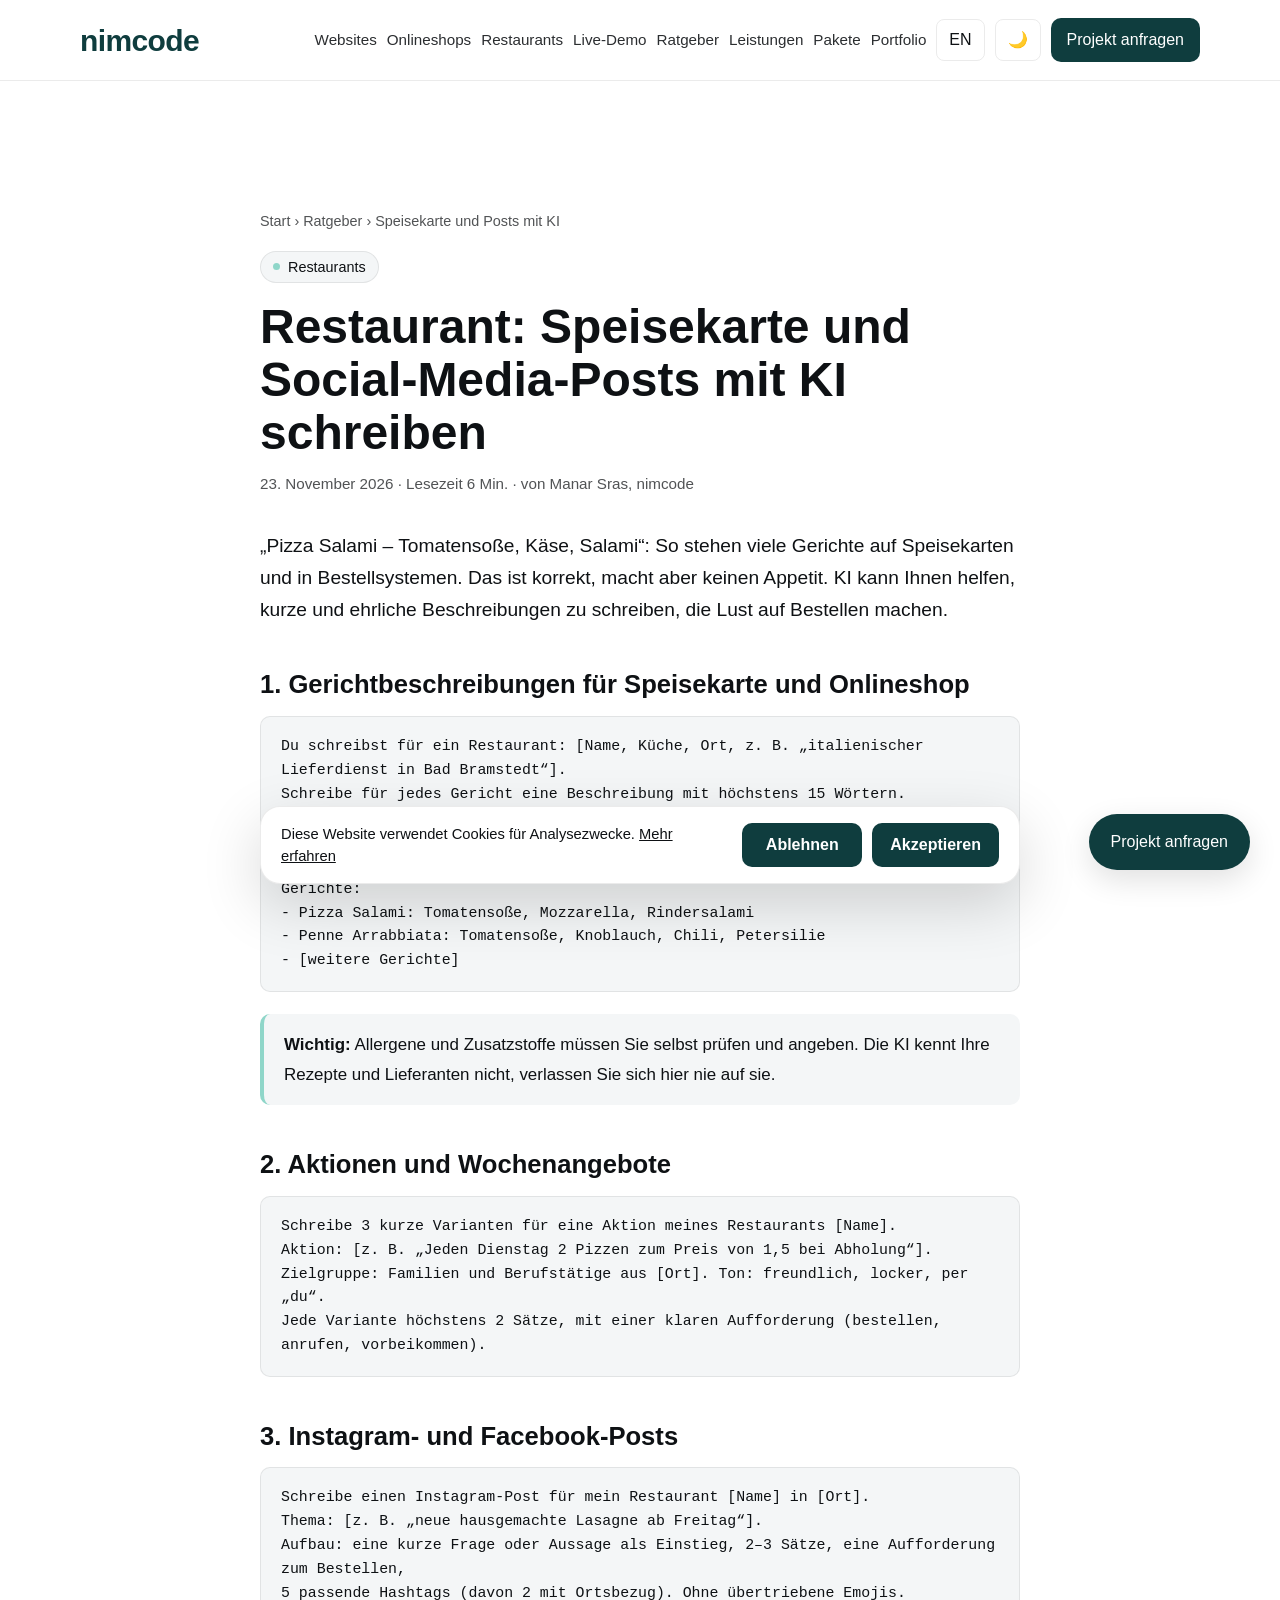
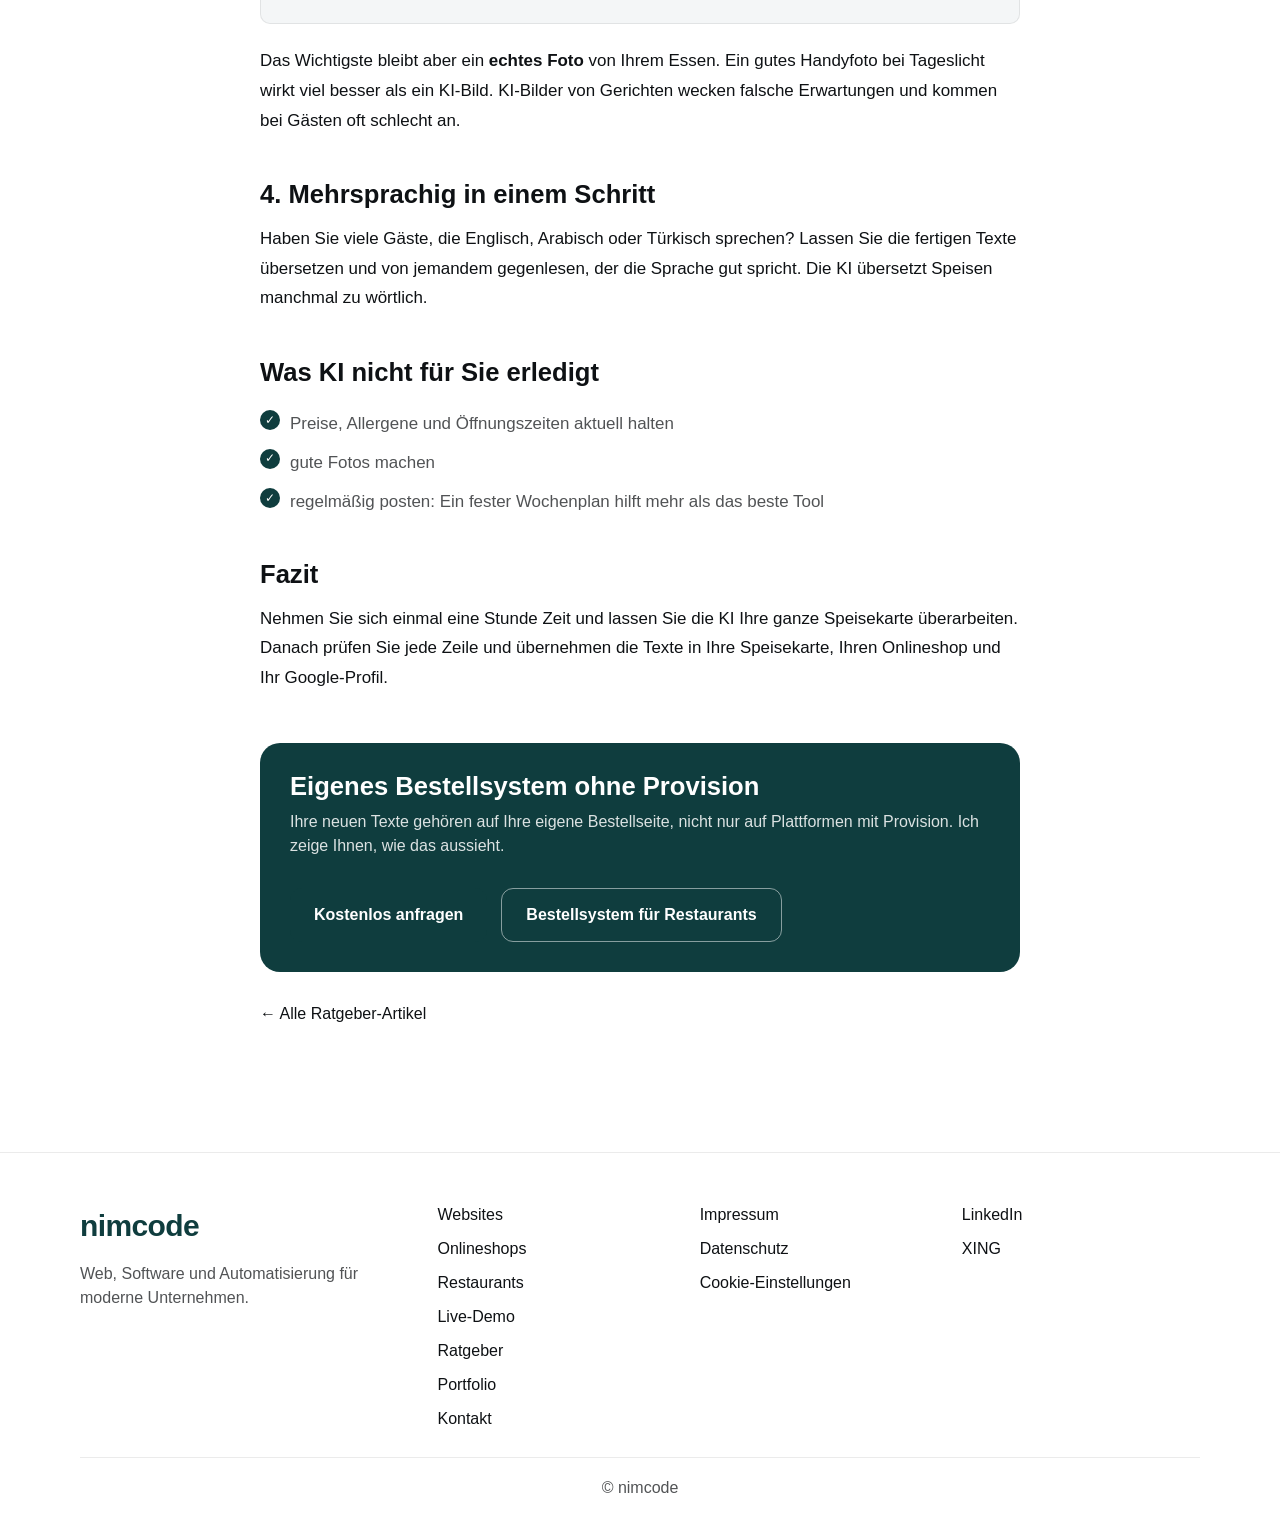
<file: ratgeber/restaurant-speisekarte-und-posts-mit-ki/index.html>
<!DOCTYPE html>
<html lang="de">
<head>
  <script>
    document.documentElement.classList.add("js");
    try {
      var t = localStorage.getItem("nimcode-theme");
      if (t ? t === "dark" : matchMedia("(prefers-color-scheme: dark)").matches) {
        document.documentElement.classList.add("dark");
      }
    } catch (e) {}
  </script>
  <meta charset="UTF-8">
  <meta name="robots" content="index, follow">
  <meta name="theme-color" content="#0F3D3E">
  <meta name="viewport" content="width=device-width, initial-scale=1.0">
  <link rel="icon" href="/favicon.ico" sizes="any">
  <title>Restaurant: Speisekarte und Social-Media-Posts mit KI schreiben | nimcode Ratgeber</title>
  <meta name="description" content="Wie Restaurants und Lieferdienste mit ChatGPT & Co. appetitliche Gerichtbeschreibungen, Aktionen und Instagram-Posts schreiben. Mit Vorlagen und Grenzen.">
  <meta name="author" content="nimcode">

  <meta property="og:title" content="Restaurant: Speisekarte und Social-Media-Posts mit KI schreiben | nimcode Ratgeber">
  <meta property="og:description" content="Wie Restaurants und Lieferdienste mit ChatGPT & Co. appetitliche Gerichtbeschreibungen, Aktionen und Instagram-Posts schreiben. Mit Vorlagen und Grenzen.">
  <meta property="og:type" content="article">
  <meta property="og:url" content="https://nimcode.de/ratgeber/restaurant-speisekarte-und-posts-mit-ki/">
  <meta property="og:site_name" content="nimcode">
  <meta property="og:image" content="https://nimcode.de/img/og/restaurant-speisekarte-und-posts-mit-ki.jpg">
  <meta property="og:image:width" content="1200">
  <meta property="og:image:height" content="630">
  <meta name="twitter:image" content="https://nimcode.de/img/og/restaurant-speisekarte-und-posts-mit-ki.jpg">
  <meta name="twitter:card" content="summary_large_image">

  <link rel="canonical" href="https://nimcode.de/ratgeber/restaurant-speisekarte-und-posts-mit-ki/">
  <link rel="stylesheet" href="/css/style.css?v=20261123">
  <link rel="stylesheet" href="/css/motion.css?v=20261121">

  <script type="application/ld+json">
{
  "@context": "https://schema.org",
  "@type": "Article",
  "headline": "Restaurant: Speisekarte und Social-Media-Posts mit KI schreiben",
  "description": "Wie Restaurants und Lieferdienste mit ChatGPT & Co. appetitliche Gerichtbeschreibungen, Aktionen und Instagram-Posts schreiben. Mit Vorlagen und Grenzen.",
  "datePublished": "2026-11-23",
  "dateModified": "2026-11-23",
  "inLanguage": "de",
  "author": {
    "@type": "Person",
    "name": "Manar Sras",
    "url": "https://nimcode.de/"
  },
  "publisher": {
    "@type": "Organization",
    "name": "nimcode",
    "url": "https://nimcode.de/"
  },
  "mainEntityOfPage": "https://nimcode.de/ratgeber/restaurant-speisekarte-und-posts-mit-ki/",
  "image": "https://nimcode.de/img/og/restaurant-speisekarte-und-posts-mit-ki.jpg"
}
  </script>
  <script>
    window.loadGA = function () {
      if (window.__gaLoaded) return;
      window.__gaLoaded = true;
      var script = document.createElement('script');
      script.async = true;
      script.src = 'https://www.googletagmanager.com/gtag/js?id=G-BBJQE9YXKF';
      document.head.appendChild(script);
      window.dataLayer = window.dataLayer || [];
      window.gtag = function(){ dataLayer.push(arguments); };
      gtag('js', new Date());
      gtag('config', 'G-BBJQE9YXKF');
    };
  </script>
</head>
<body>
  <div id="progressBar" aria-hidden="true"></div>
  <div class="cursor" aria-hidden="true"></div>

  <div id="loader" aria-hidden="true">
    <div class="loader-logo">nimcode</div>
  </div>

  <header class="header glass">
    <div class="container nav">
      <a href="/" class="logo" aria-label="nimcode Startseite">nimcode</a>

      <button id="menuToggle" class="menu-toggle" type="button" aria-label="Menü öffnen" aria-expanded="false" aria-controls="siteMenu">☰</button>

      <nav class="nav-right" id="siteMenu" aria-label="Hauptnavigation">
        <a href="/websites/" class="nav-link" data-de="Websites" data-en="Websites">Websites</a>
        <a href="/onlineshop/" class="nav-link" data-de="Onlineshops" data-en="Online shops">Onlineshops</a>
        <a href="/restaurants/" class="nav-link" data-de="Restaurants" data-en="Restaurants">Restaurants</a>
        <a href="/demo/" class="nav-link" data-de="Live-Demo" data-en="Live demo">Live-Demo</a>
        <a href="/ratgeber/" class="nav-link" aria-current="page" data-de="Ratgeber" data-en="Guides">Ratgeber</a>
        <a href="/#services" class="nav-link" data-de="Leistungen" data-en="Services">Leistungen</a>
        <a href="/#pricing" class="nav-link" data-de="Pakete" data-en="Packages">Pakete</a>
        <a href="/#portfolio" class="nav-link" data-de="Portfolio" data-en="Portfolio">Portfolio</a>

        <button id="langToggle" class="nav-btn" type="button" aria-label="Sprache wechseln">EN</button>
        <button id="themeToggle" class="nav-btn" type="button" aria-label="Dark Mode umschalten" aria-pressed="false">🌙</button>
        <a href="/contact/" class="cta" data-de="Projekt anfragen" data-en="Request project">Projekt anfragen</a>
      </nav>
    </div>
  </header>

  <main>
    <article class="section article">
      <div class="container article-container">
        <nav class="breadcrumb" aria-label="Brotkrümelnavigation"><a href="/">Start</a> › <a href="/ratgeber/">Ratgeber</a> › <span>Speisekarte und Posts mit KI</span></nav>
        <span class="section-kicker">Restaurants</span>
        <h1>Restaurant: Speisekarte und Social-Media-Posts mit KI schreiben</h1>
        <p class="article-meta"><time datetime="2026-11-23">23. November 2026</time> · Lesezeit 6 Min. · von Manar Sras, nimcode</p>
        <div class="prose">

<p class="lead">„Pizza Salami – Tomatensoße, Käse, Salami“: So stehen viele Gerichte auf Speisekarten und in Bestellsystemen. Das ist korrekt, macht aber keinen Appetit. KI kann Ihnen helfen, kurze und ehrliche Beschreibungen zu schreiben, die Lust auf Bestellen machen.</p>

<h2>1. Gerichtbeschreibungen für Speisekarte und Onlineshop</h2>
<pre class="prompt"><code>Du schreibst für ein Restaurant: [Name, Küche, Ort, z. B. „italienischer Lieferdienst in Bad Bramstedt“].
Schreibe für jedes Gericht eine Beschreibung mit höchstens 15 Wörtern.
Regeln: appetitlich, aber ehrlich. Nur Zutaten nennen, die ich angebe. Keine Übertreibungen wie „das beste der Stadt“.

Gerichte:
- Pizza Salami: Tomatensoße, Mozzarella, Rindersalami
- Penne Arrabbiata: Tomatensoße, Knoblauch, Chili, Petersilie
- [weitere Gerichte]</code></pre>

<div class="article-note">
  <strong>Wichtig:</strong> Allergene und Zusatzstoffe müssen Sie selbst prüfen und angeben. Die KI kennt Ihre Rezepte und Lieferanten nicht, verlassen Sie sich hier nie auf sie.
</div>

<h2>2. Aktionen und Wochenangebote</h2>
<pre class="prompt"><code>Schreibe 3 kurze Varianten für eine Aktion meines Restaurants [Name].
Aktion: [z. B. „Jeden Dienstag 2 Pizzen zum Preis von 1,5 bei Abholung“].
Zielgruppe: Familien und Berufstätige aus [Ort]. Ton: freundlich, locker, per „du“.
Jede Variante höchstens 2 Sätze, mit einer klaren Aufforderung (bestellen, anrufen, vorbeikommen).</code></pre>

<h2>3. Instagram- und Facebook-Posts</h2>
<pre class="prompt"><code>Schreibe einen Instagram-Post für mein Restaurant [Name] in [Ort].
Thema: [z. B. „neue hausgemachte Lasagne ab Freitag“].
Aufbau: eine kurze Frage oder Aussage als Einstieg, 2–3 Sätze, eine Aufforderung zum Bestellen,
5 passende Hashtags (davon 2 mit Ortsbezug). Ohne übertriebene Emojis.</code></pre>

<p>Das Wichtigste bleibt aber ein <strong>echtes Foto</strong> von Ihrem Essen. Ein gutes Handyfoto bei Tageslicht wirkt viel besser als ein KI-Bild. KI-Bilder von Gerichten wecken falsche Erwartungen und kommen bei Gästen oft schlecht an.</p>

<h2>4. Mehrsprachig in einem Schritt</h2>
<p>Haben Sie viele Gäste, die Englisch, Arabisch oder Türkisch sprechen? Lassen Sie die fertigen Texte übersetzen und von jemandem gegenlesen, der die Sprache gut spricht. Die KI übersetzt Speisen manchmal zu wörtlich.</p>

<h2>Was KI nicht für Sie erledigt</h2>
<ul class="check-list">
  <li>Preise, Allergene und Öffnungszeiten aktuell halten</li>
  <li>gute Fotos machen</li>
  <li>regelmäßig posten: Ein fester Wochenplan hilft mehr als das beste Tool</li>
</ul>

<h2>Fazit</h2>
<p>Nehmen Sie sich einmal eine Stunde Zeit und lassen Sie die KI Ihre ganze Speisekarte überarbeiten. Danach prüfen Sie jede Zeile und übernehmen die Texte in Ihre Speisekarte, Ihren Onlineshop und Ihr Google-Profil.</p>

        </div>

        <aside class="article-cta">
          <h2>Eigenes Bestellsystem ohne Provision</h2>
          <p>Ihre neuen Texte gehören auf Ihre eigene Bestellseite, nicht nur auf Plattformen mit Provision. Ich zeige Ihnen, wie das aussieht.</p>
          <div class="hero-actions">
            <a href="/contact/" class="btn">Kostenlos anfragen</a>
            <a href="/restaurants/" class="btn btn-secondary">Bestellsystem für Restaurants</a>
          </div>
        </aside>

        <p class="article-back"><a href="/ratgeber/">← Alle Ratgeber-Artikel</a></p>
      </div>
    </article>
  </main>

  <footer class="footer">
    <div class="container footer-grid">
      <div class="footer-brand">
        <div class="footer-logo">nimcode</div>
        <p data-de="Web, Software und Automatisierung für moderne Unternehmen." data-en="Web, software, and automation for modern businesses.">Web, Software und Automatisierung für moderne Unternehmen.</p>
      </div>

      <div class="footer-links">
        <a href="/websites/" data-de="Websites" data-en="Websites">Websites</a>
        <a href="/onlineshop/" data-de="Onlineshops" data-en="Online shops">Onlineshops</a>
        <a href="/restaurants/" data-de="Restaurants" data-en="Restaurants">Restaurants</a>
        <a href="/demo/" data-de="Live-Demo" data-en="Live demo">Live-Demo</a>
        <a href="/ratgeber/" data-de="Ratgeber" data-en="Guides">Ratgeber</a>
        <a href="/#portfolio" data-de="Portfolio" data-en="Portfolio">Portfolio</a>
        <a href="/contact/" data-de="Kontakt" data-en="Contact">Kontakt</a>
      </div>

      <div class="footer-links">
        <a href="/impressum.html">Impressum</a>
        <a href="/datenschutz.html">Datenschutz</a>
        <a href="#" id="cookieSettings" data-de="Cookie-Einstellungen" data-en="Cookie settings">Cookie-Einstellungen</a>
      </div>

      <div class="footer-links">
        <a href="https://www.linkedin.com/in/manar-sras/" rel="noopener noreferrer">LinkedIn</a>
        <a href="https://www.xing.com/profile/Manar_Sras/" rel="noopener noreferrer">XING</a>
      </div>
    </div>

    <div class="container footer-bottom">
      <span>© nimcode</span>
    </div>
  </footer>

  <a href="/contact/" class="floating-cta" data-de="Projekt anfragen" data-en="Request project">Projekt anfragen</a>

  <div id="cookieBanner" class="cookie-banner" role="dialog" aria-label="Cookie-Hinweis">
    <p>
      Diese Website verwendet Cookies für Analysezwecke.
      <a href="/datenschutz.html">Mehr erfahren</a>
    </p>
    <div class="cookie-actions">
      <button type="button" id="declineCookies">Ablehnen</button>
      <button type="button" id="acceptCookies">Akzeptieren</button>
    </div>
  </div>

  <script src="/js/app.js?v=20261122" defer></script>
  <script src="/js/motion.js?v=20261121" defer></script>
  <script defer data-domain="nimcode.de" src="https://plausible.io/js/script.js"></script>
</body>
</html>
</file>
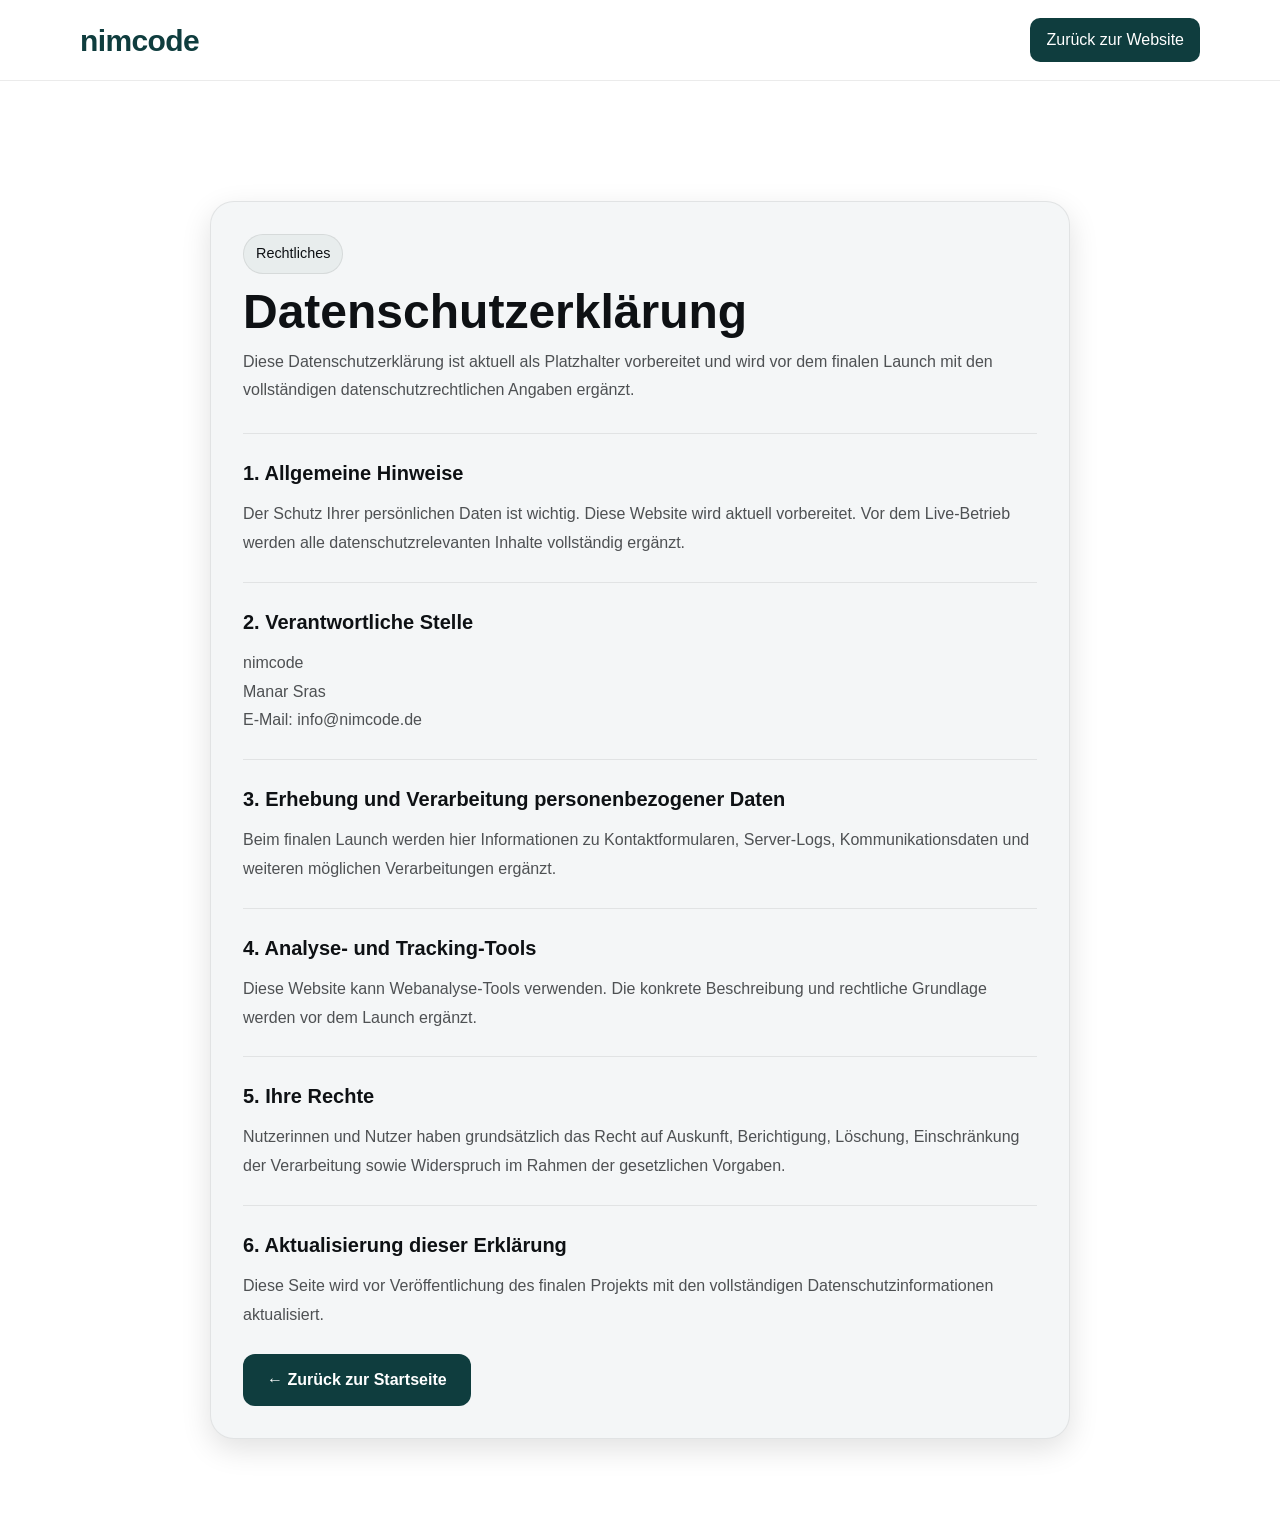
<file: datenschutz.html>
<!DOCTYPE html>
<html lang="de">
<head>
   <script>
function loadGA(){
  var script = document.createElement('script');
  script.async = true;
  script.src = "https://www.googletagmanager.com/gtag/js?id=G-BBJQE9YXKF";
  document.head.appendChild(script);

  window.dataLayer = window.dataLayer || [];
  function gtag(){dataLayer.push(arguments);}
  window.gtag = gtag;

  gtag('js', new Date());
  gtag('config', 'G-BBJQE9YXKF');
}
</script>
  <meta charset="UTF-8">
  <meta name="viewport" content="width=device-width, initial-scale=1.0">
  <title>Datenschutz – nimcode</title>
  <meta name="robots" content="index, follow">
  <meta name="description" content="Datenschutzerklärung von nimcode.">
  <link rel="icon" href="/favicon.ico">
  <link rel="stylesheet" href="/css/style.css?v=20261116">
  <style>
    .legal-page{
      padding:120px 0 80px;
      min-height:100vh;
    }

    .legal-shell{
      max-width:860px;
      margin:0 auto;
    }

    .legal-card{
      background:var(--surface);
      border:1px solid var(--border);
      border-radius:24px;
      padding:32px;
      box-shadow:var(--shadow);
    }

    .legal-kicker{
      display:inline-block;
      margin-bottom:14px;
      padding:8px 12px;
      border-radius:999px;
      background:var(--surface-2);
      border:1px solid var(--border);
      font-size:.9rem;
    }

    .legal-title{
      margin:0 0 12px;
      font-size:clamp(2rem, 5vw, 3rem);
      line-height:1;
    }

    .legal-lead{
      margin:0 0 28px;
      color:var(--text-muted);
      line-height:1.8;
    }

    .legal-section{
      padding-top:24px;
      margin-top:24px;
      border-top:1px solid var(--border);
    }

    .legal-section h2{
      margin:0 0 12px;
      font-size:1.25rem;
    }

    .legal-section p{
      margin:0;
      color:var(--text-muted);
      line-height:1.8;
    }

    .legal-back{
      display:inline-flex;
      align-items:center;
      gap:10px;
      margin-top:24px;
    }

    @media (max-width: 760px){
      .legal-page{
        padding:100px 0 60px;
      }

      .legal-card{
        padding:24px 18px;
        border-radius:20px;
      }
    }
  </style>
</head>
<body>
  <header class="header glass">
    <div class="container nav">
      <a href="/" class="logo" aria-label="nimcode Startseite">nimcode</a>
      <div class="nav-right">
        <a href="/" class="cta">Zurück zur Website</a>
      </div>
    </div>
  </header>

  <main class="legal-page">
    <div class="container legal-shell">
      <div class="legal-card">
        <span class="legal-kicker">Rechtliches</span>
        <h1 class="legal-title">Datenschutzerklärung</h1>
        <p class="legal-lead">
          Diese Datenschutzerklärung ist aktuell als Platzhalter vorbereitet und wird vor dem finalen
          Launch mit den vollständigen datenschutzrechtlichen Angaben ergänzt.
        </p>

        <section class="legal-section">
          <h2>1. Allgemeine Hinweise</h2>
          <p>
            Der Schutz Ihrer persönlichen Daten ist wichtig. Diese Website wird aktuell vorbereitet.
            Vor dem Live-Betrieb werden alle datenschutzrelevanten Inhalte vollständig ergänzt.
          </p>
        </section>

        <section class="legal-section">
          <h2>2. Verantwortliche Stelle</h2>
          <p>
            nimcode<br>
            Manar Sras<br>
            E-Mail: info@nimcode.de
          </p>
        </section>

        <section class="legal-section">
          <h2>3. Erhebung und Verarbeitung personenbezogener Daten</h2>
          <p>
            Beim finalen Launch werden hier Informationen zu Kontaktformularen, Server-Logs,
            Kommunikationsdaten und weiteren möglichen Verarbeitungen ergänzt.
          </p>
        </section>

        <section class="legal-section">
          <h2>4. Analyse- und Tracking-Tools</h2>
          <p>
            Diese Website kann Webanalyse-Tools verwenden. Die konkrete Beschreibung und rechtliche
            Grundlage werden vor dem Launch ergänzt.
          </p>
        </section>

        <section class="legal-section">
          <h2>5. Ihre Rechte</h2>
          <p>
            Nutzerinnen und Nutzer haben grundsätzlich das Recht auf Auskunft, Berichtigung, Löschung,
            Einschränkung der Verarbeitung sowie Widerspruch im Rahmen der gesetzlichen Vorgaben.
          </p>
        </section>

        <section class="legal-section">
          <h2>6. Aktualisierung dieser Erklärung</h2>
          <p>
            Diese Seite wird vor Veröffentlichung des finalen Projekts mit den vollständigen
            Datenschutzinformationen aktualisiert.
          </p>
        </section>

        <a class="btn legal-back" href="/">← Zurück zur Startseite</a>
      </div>
    </div>
  </main>
</body>
</html>
</file>
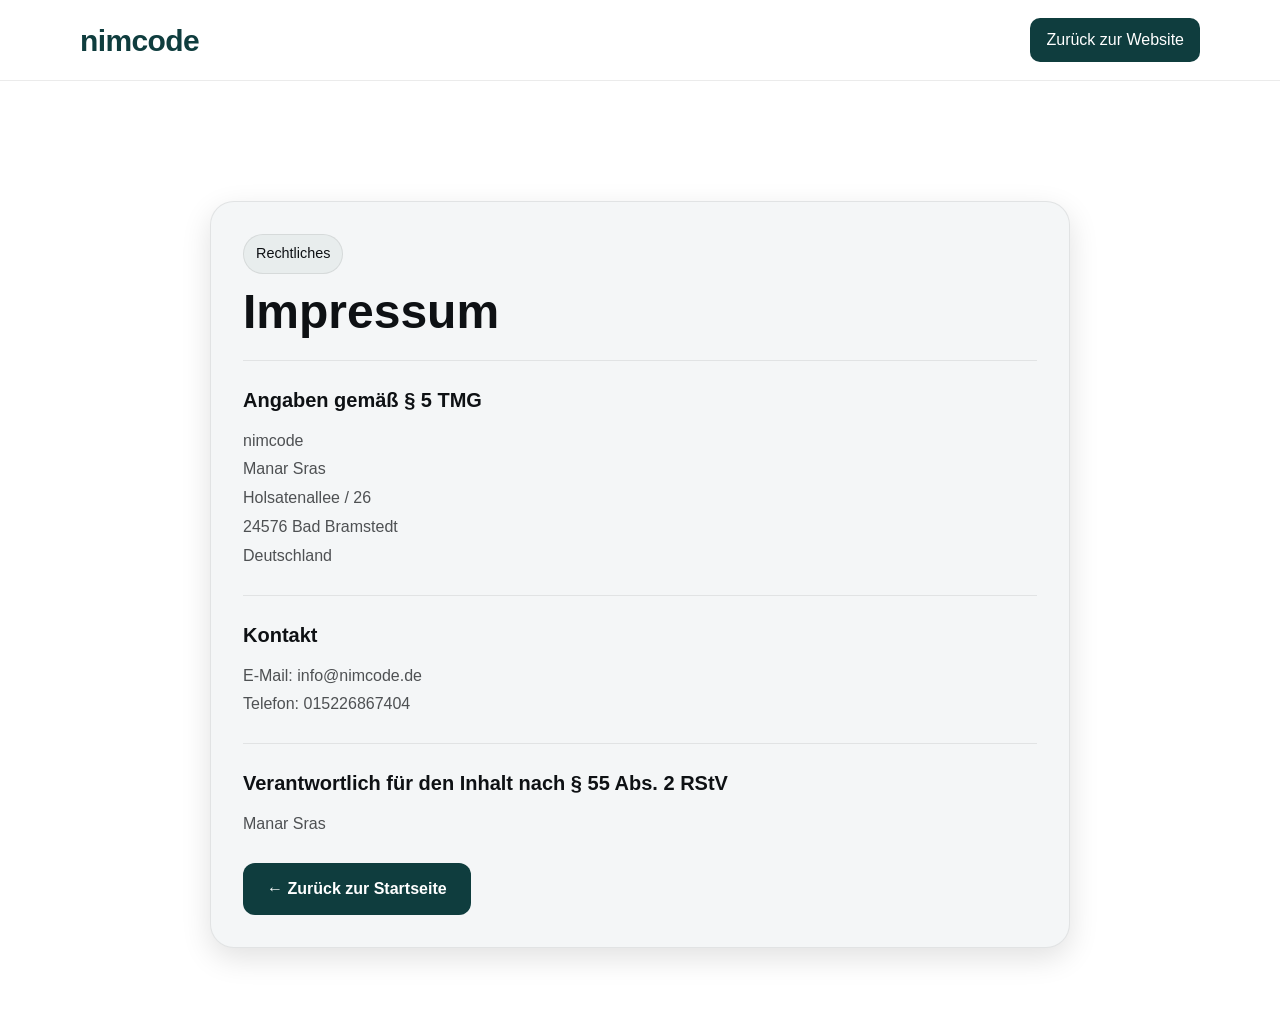
<file: impressum.html>
<!DOCTYPE html>
<html lang="de">
<head>
  <meta charset="UTF-8">
    <script>
function loadGA(){
  var script = document.createElement('script');
  script.async = true;
  script.src = "https://www.googletagmanager.com/gtag/js?id=G-BBJQE9YXKF";
  document.head.appendChild(script);

  window.dataLayer = window.dataLayer || [];
  function gtag(){dataLayer.push(arguments);}
  window.gtag = gtag;

  gtag('js', new Date());
  gtag('config', 'G-BBJQE9YXKF');
}
</script>
  <meta name="viewport" content="width=device-width, initial-scale=1.0">
  <title>Impressum – nimcode</title>
  <meta name="robots" content="index, follow">
  <meta name="description" content="Impressum von nimcode.">
  <link rel="icon" href="/favicon.ico">
  <link rel="stylesheet" href="/css/style.css?v=20261116">
  <style>
    .legal-page{
      padding:120px 0 80px;
      min-height:100vh;
    }

    .legal-shell{
      max-width:860px;
      margin:0 auto;
    }

    .legal-card{
      background:var(--surface);
      border:1px solid var(--border);
      border-radius:24px;
      padding:32px;
      box-shadow:var(--shadow);
    }

    .legal-kicker{
      display:inline-block;
      margin-bottom:14px;
      padding:8px 12px;
      border-radius:999px;
      background:var(--surface-2);
      border:1px solid var(--border);
      font-size:.9rem;
    }

    .legal-title{
      margin:0 0 12px;
      font-size:clamp(2rem, 5vw, 3rem);
      line-height:1;
    }

    .legal-lead{
      margin:0 0 28px;
      color:var(--text-muted);
      line-height:1.8;
    }

    .legal-section{
      padding-top:24px;
      margin-top:24px;
      border-top:1px solid var(--border);
    }

    .legal-section h2{
      margin:0 0 12px;
      font-size:1.25rem;
    }

    .legal-section p{
      margin:0;
      color:var(--text-muted);
      line-height:1.8;
    }

    .legal-back{
      display:inline-flex;
      align-items:center;
      gap:10px;
      margin-top:24px;
    }

    @media (max-width: 760px){
      .legal-page{
        padding:100px 0 60px;
      }

      .legal-card{
        padding:24px 18px;
        border-radius:20px;
      }
    }
  </style>
</head>
<body>
  <header class="header glass">
    <div class="container nav">
      <a href="/" class="logo" aria-label="nimcode Startseite">nimcode</a>
      <div class="nav-right">
        <a href="/" class="cta">Zurück zur Website</a>
      </div>
    </div>
  </header>

  <main class="legal-page">
    <div class="container legal-shell">
      <div class="legal-card">
        <span class="legal-kicker">Rechtliches</span>
        <h1 class="legal-title">Impressum</h1>


        <section class="legal-section">
          <h2>Angaben gemäß § 5 TMG</h2>
          <p>
            nimcode<br>
            Manar Sras<br>
            Holsatenallee / 26<br>
            24576 Bad Bramstedt<br>
            Deutschland
          </p>
        </section>



        <section class="legal-section">
          <h2>Kontakt</h2>
          <p>
            E-Mail: info@nimcode.de<br>
            Telefon: 015226867404
          </p>
        </section>

        <!-- <section class="legal-section"> 
          <h2>Umsatzsteuer-ID</h2>
          <p>
            In Arbeit
          </p>-->
        </section>

        <section class="legal-section">
          <h2>Verantwortlich für den Inhalt nach § 55 Abs. 2 RStV</h2>
          <p>
            Manar Sras
          </p>
        </section>

        <a class="btn legal-back" href="/">← Zurück zur Startseite</a>
      </div>
    </div>
  </main>
</body>
</html>
</file>
<file: css/style.css>
:root{
  --petrol:#0f3d3e;
  --bg:#ffffff;
  --text:#0e1114;
  --text-muted:rgba(14,17,20,.72);
  --surface:#f4f6f7;
  --surface-2:#e8eded;
  --border:rgba(0,0,0,.08);
  --glass:rgba(255,255,255,.72);
  --shadow:0 10px 30px rgba(0,0,0,.12);
  --shadow-lg:0 20px 60px rgba(0,0,0,.16);
  --radius-sm:10px;
  --radius-md:20px;
  --radius-lg:30px;
  --container:1120px;
  --header-height:80px;
  --section-space:110px;
  --transition:.25s ease;
}

.dark{
  --bg:#0e1114;
  --text:#ffffff;
  --text-muted:rgba(255,255,255,.72);
  --surface:#151a1d;
  --surface-2:#1d2428;
  --border:rgba(255,255,255,.1);
  --glass:rgba(14,17,20,.72);
  --shadow:0 10px 30px rgba(0,0,0,.35);
  --shadow-lg:0 20px 60px rgba(0,0,0,.42);
}

*,
*::before,
*::after{
  box-sizing:border-box;
}

html{
  scroll-behavior:smooth;
}

html,
body{
  width:100%;
  overflow-x:hidden;
}

body{
  margin:0;
  min-height:100vh;
  position:relative;
  font-family:Inter, Arial, sans-serif;
  line-height:1.5;
  background:var(--bg);
  color:var(--text);
  animation:fadePage .5s ease;
  text-rendering:optimizeLegibility;
  -webkit-font-smoothing:antialiased;
}

main{
  width:100%;
  overflow-x:hidden;
}

img,
svg{
  display:block;
  max-width:100%;
}

a{
  color:inherit;
  text-decoration:none;
}

button,
input,
textarea,
select{
  font:inherit;
}

button{
  border:none;
  background:none;
  color:inherit;
}

.container{
  width:min(100% - 40px, var(--container));
  margin-inline:auto;
}

.js .section{
  opacity:0;
  transform:translateY(40px);
  transition:opacity .7s ease, transform .7s ease;
}

.js .section.show{
  opacity:1;
  transform:none;
}

/* ---------- SHARED UI ---------- */

.glass{
  background:var(--glass);
  border-bottom:1px solid var(--border);
  backdrop-filter:blur(12px);
  -webkit-backdrop-filter:blur(12px);
}

.section{
  position:relative;
  padding:var(--section-space) 0;
}

.section-intro{
  max-width:760px;
  margin-bottom:34px;
}

.section h2{
  margin:0;
  font-size:clamp(2rem, 4vw, 2.8rem);
  line-height:1.08;
}

.section-kicker,
.eyebrow{
  display:inline-flex;
  align-items:center;
  gap:8px;
  margin-bottom:18px;
  padding:8px 12px;
  border-radius:999px;
  background:var(--surface);
  border:1px solid var(--border);
  font-size:.9rem;
  line-height:1;
}

.section-head{
  display:flex;
  justify-content:space-between;
  align-items:flex-end;
  gap:20px;
  margin-bottom:30px;
}

.card,
.price-card,
.mini-card,
.faq-item,
.floating-card{
  border:1px solid var(--border);
}

.card,
.price-card,
.mini-card,
.faq-item{
  border-radius:var(--radius-md);
  background:var(--surface);
}

.nav-btn,
.btn,
.btn-secondary,
.cta,
.floating-cta,
.card,
.price-card,
.mini-card,
.faq-item,
.menu-toggle{
  transition:
    transform var(--transition),
    background-color var(--transition),
    color var(--transition),
    border-color var(--transition),
    opacity var(--transition),
    box-shadow var(--transition);
}

.nav-btn:focus-visible,
.btn:focus-visible,
.btn-secondary:focus-visible,
.cta:focus-visible,
.floating-cta:focus-visible,
.menu-toggle:focus-visible,
summary:focus-visible,
a:focus-visible{
  outline:2px solid var(--petrol);
  outline-offset:3px;
}

/* ---------- HEADER ---------- */

.header{
  position:sticky;
  top:0;
  z-index:1000;
}

.nav{
  display:flex;
  justify-content:space-between;
  align-items:center;
  min-height:var(--header-height);
  gap:20px;
}

.logo,
.footer-logo{
  font-size:30px;
  font-weight:700;
  color:var(--petrol);
  letter-spacing:-.02em;
}

.menu-toggle{
  display:none;
  padding:8px 12px;
  border-radius:8px;
  border:1px solid var(--border);
  background:transparent;
  color:var(--text);
  cursor:pointer;
}

.menu-toggle:hover,
.nav-btn:hover{
  background:var(--surface);
}

.nav-right{
  display:flex;
  align-items:center;
  gap:10px;
}

.nav-link{
  font-size:.95rem;
  color:var(--text);
  opacity:.88;
}

.nav-link:hover{
  opacity:1;
}

.nav-btn{
  padding:8px 12px;
  border-radius:8px;
  border:1px solid var(--border);
  background:transparent;
  color:var(--text);
  cursor:pointer;
}

/* ---------- BUTTONS ---------- */

.cta,
.btn,
.floating-cta{
  background:var(--petrol);
  color:#fff;
}

.cta{
  display:inline-flex;
  align-items:center;
  justify-content:center;
  padding:10px 16px;
  border-radius:10px;
}

.btn,
.btn-secondary{
  display:inline-flex;
  align-items:center;
  justify-content:center;
  min-height:50px;
  padding:14px 24px;
  border-radius:12px;
  font-weight:600;
  text-align:center;
  cursor:pointer;
}

.btn-secondary{
  border:1px solid var(--border);
  background:transparent;
  color:var(--text);
}

.btn:hover,
.btn-secondary:hover,
.cta:hover,
.floating-cta:hover{
  transform:translateY(-2px);
}

/* ---------- HERO ---------- */

.hero{
  position:relative;
  padding:140px 0 110px;
  isolation:isolate;
}

.gradient-bg{
  position:absolute;
  top:-380px;
  left:-160px;
  width:min(1100px, 95vw);
  height:min(1100px, 95vw);
  border-radius:50%;
  background:radial-gradient(circle, rgba(15,61,62,.14), transparent 62%);
  z-index:-1;
  pointer-events:none;
  animation:rotate 24s linear infinite;
}

.hero-grid{
  display:grid;
  grid-template-columns:minmax(0, 1.08fr) minmax(0, .92fr);
  gap:56px;
  align-items:center;
}

.hero-text{
  min-width:0;
}

.hero-text h1{
  margin:0 0 20px;
  font-size:clamp(2.8rem, 7vw, 5rem);
  line-height:.95;
  letter-spacing:-.04em;
  text-wrap:balance;
}

.hero-text p{
  max-width:620px;
  margin:0;
  font-size:1.08rem;
  line-height:1.8;
  color:var(--text-muted);
}

.hero-actions{
  display:flex;
  flex-wrap:wrap;
  gap:14px;
  margin-top:30px;
}

.hero-points{
  display:flex;
  flex-wrap:wrap;
  gap:12px;
  margin-top:28px;
}

.hero-points span{
  display:inline-flex;
  align-items:center;
  justify-content:center;
  padding:8px 12px;
  border:1px solid var(--border);
  border-radius:999px;
  background:var(--surface);
  font-size:.92rem;
}

/* ---------- HERO VISUAL ---------- */

.hero-visual{
  position:relative;
  min-height:500px;
  overflow:hidden;
  isolation:isolate;
}

.floating-card{
  position:absolute;
  z-index:2;
  color:var(--text);
  background:linear-gradient(180deg, rgba(255,255,255,.04), rgba(255,255,255,.02));
  border:1px solid var(--border);
  box-shadow:0 18px 50px rgba(0,0,0,.16);
  backdrop-filter:blur(8px);
  -webkit-backdrop-filter:blur(8px);
  overflow:hidden;
}

.dark .floating-card{
  background:linear-gradient(180deg, rgba(255,255,255,.035), rgba(255,255,255,.015));
}

.card-main{
  top:56px;
  right:34px;
  width:340px;
  min-height:260px;
  padding:26px;
  border-radius:28px;
}

.card-mini{
  left:18px;
  bottom:42px;
  width:210px;
  min-height:170px;
  padding:18px;
  border-radius:24px;
}

.card-kicker{
  display:inline-block;
  margin-bottom:12px;
  font-size:.78rem;
  font-weight:700;
  letter-spacing:.08em;
  text-transform:uppercase;
  opacity:.72;
}

.card-main h3,
.card-mini strong{
  display:block;
  margin:0 0 12px;
  line-height:1.25;
  letter-spacing:-.02em;
}

.card-main h3{
  font-size:1.08rem;
}

.card-mini strong{
  font-size:1rem;
}

.card-main p,
.card-mini small{
  display:block;
  margin:0;
  color:var(--text-muted);
  line-height:1.7;
}

.card-tags{
  display:flex;
  flex-wrap:wrap;
  gap:10px;
  margin-top:18px;
}

.card-tags span{
  display:inline-flex;
  align-items:center;
  justify-content:center;
  padding:9px 13px;
  border-radius:999px;
  border:1px solid var(--border);
  background:rgba(255,255,255,.04);
  font-size:.84rem;
  line-height:1;
}

.parallax-layer{
  position:absolute;
  z-index:1;
  pointer-events:none;
}

.tech-pill{
  display:inline-flex;
  align-items:center;
  justify-content:center;
  min-height:40px;
  padding:10px 14px;
  border-radius:999px;
  border:1px solid var(--border);
  background:rgba(255,255,255,.035);
  font-size:.84rem;
  color:var(--text);
  box-shadow:0 6px 18px rgba(0,0,0,.08);
  backdrop-filter:none;
  -webkit-backdrop-filter:none;
}

.layer1{
  top:64px;
  left:22px;
}

.layer3{
  right:78px;
  bottom:48px;
}

@media (max-width: 980px){
  .hero-visual{
    min-height:420px;
  }

  .card-main{
    top:34px;
    right:10px;
    width:300px;
    padding:22px;
  }

  .card-mini{
    left:0;
    bottom:22px;
    width:190px;
  }

  .layer1{
    left:8px;
    top:50px;
  }

  .layer3{
    right:40px;
    bottom:26px;
  }
}

@media (max-width: 760px){
  .hero-visual{
    min-height:280px;
    display:flex;
    align-items:center;
    justify-content:center;
  }

  .card-main{
    position:relative;
    inset:auto;
    width:min(100%, 320px);
    min-height:auto;
    margin:0 auto;
  }

  .card-mini,
  .parallax-layer{
    display:none !important;
  }
}

/* ---------- CONTENT GRIDS ---------- */

.services,
.pricing-grid,
.about-grid,
.faq-grid{
  display:grid;
  gap:20px;
}

.services{
  grid-template-columns:repeat(4, minmax(0, 1fr));
}

.pricing-grid{
  grid-template-columns:repeat(3, minmax(0, 1fr));
  gap:30px;
}

.about-grid{
  grid-template-columns:minmax(0, 1fr) minmax(0, 1fr);
  gap:30px;
  align-items:start;
}

.faq-grid{
  grid-template-columns:minmax(0, .9fr) minmax(0, 1.1fr);
  gap:40px;
}

/* ---------- CARDS ---------- */

.card,
.price-card,
.mini-card{
  padding:30px;
}

.card:hover,
.price-card:hover,
.mini-card:hover{
  transform:translateY(-6px);
  box-shadow:var(--shadow);
}

.card p,
.about-copy p,
.mini-card p,
.contact-strip p,
.footer-brand p{
  color:var(--text-muted);
}

.card p,
.mini-card p{
  margin:14px 0 0;
}

.about-copy p{
  margin:18px 0 0;
  max-width:62ch;
  line-height:1.8;
}

.about-cards{
  display:grid;
  gap:16px;
}

.mini-card strong{
  display:block;
  margin-bottom:10px;
}

.highlight{
  position:relative;
  background:var(--petrol);
  color:#fff;
  border-color:transparent;
}

.highlight .btn{
  background:#fff;
  color:var(--petrol);
}

.price-badge{
  display:inline-block;
  margin-bottom:12px;
  padding:6px 10px;
  border-radius:999px;
  background:rgba(255,255,255,.16);
  border:1px solid rgba(255,255,255,.22);
  font-size:.85rem;
}

.price{
  font-size:1.5rem;
  font-weight:700;
  margin:10px 0 20px;
}

.price-card ul{
  margin:0;
  padding-left:18px;
}

/* ---------- ICON / COUNTER ---------- */




/* ---------- SLIDERS ---------- */

.slider-controls{
  display:flex;
  gap:10px;
}

.slider{
  display:flex;
  gap:20px;
  overflow-x:auto;
  overflow-y:hidden;
  scrollbar-width:none;
  -webkit-overflow-scrolling:touch;
  scroll-padding-left:2px;
  padding-bottom:4px;
}

.slider{
  scroll-snap-type:x mandatory;
}

.slider::-webkit-scrollbar{
  display:none;
}



.portfolio-card{
  background:linear-gradient(180deg, var(--surface), var(--surface-2));
}

.portfolio-label{
  display:inline-block;
  font-size:.85rem;
  opacity:.7;
}




/* ---------- FAQ ---------- */

.faq-list{
  display:grid;
  gap:14px;
}

.faq-item{
  padding:0;
  overflow:hidden;
}

.faq-item summary{
  list-style:none;
  cursor:pointer;
  padding:22px 24px;
  font-weight:600;
}

.faq-item summary::-webkit-details-marker{
  display:none;
}

.faq-item p{
  margin:0;
  padding:0 24px 22px;
  color:var(--text-muted);
}

/* ---------- CONTACT STRIP ---------- */

.contact-strip-inner{
  display:flex;
  justify-content:space-between;
  align-items:center;
  gap:30px;
  padding:34px;
  border:1px solid var(--border);
  border-radius:28px;
  background:linear-gradient(135deg, var(--surface), var(--surface-2));
}

.contact-strip h2{
  margin-bottom:12px;
}

.contact-strip p{
  margin:0;
  max-width:60ch;
}

/* ---------- FOOTER ---------- */

.footer{
  padding:50px 0 20px;
  border-top:1px solid var(--border);
}

.footer-grid{
  display:grid;
  grid-template-columns:1.4fr 1fr 1fr 1fr;
  gap:24px;
  align-items:start;
}

.footer-brand p{
  margin:14px 0 0;
  max-width:34ch;
}

.footer-links{
  display:grid;
  gap:10px;
}

.footer-bottom{
  margin-top:26px;
  padding-top:18px;
  border-top:1px solid var(--border);
  text-align:center;
  color:var(--text-muted);
}

/* ---------- CURSOR / PROGRESS / CTA ---------- */

.cursor{
  position:fixed;
  z-index:999;
  width:30px;
  height:30px;
  border-radius:50%;
  background:rgba(15,61,62,.25);
  pointer-events:none;
  transform:translate(-50%, -50%);
  top:0;
  left:0;
  opacity:0;
  transition:transform .05s linear, opacity .2s ease;
}

.cursor.is-visible{
  opacity:1;
}

#progressBar{
  position:fixed;
  top:0;
  left:0;
  z-index:9999;
  width:0;
  height:3px;
  background:var(--petrol);
}

.floating-cta{
  position:fixed;
  right:30px;
  bottom:30px;
  z-index:999;
  padding:16px 22px;
  border-radius:30px;
  box-shadow:var(--shadow);
}

/* ---------- MODAL / LOADER ---------- */




#loader{
  position:fixed;
  inset:0;
  z-index:9999;
  display:none;
  align-items:center;
  justify-content:center;
  background:var(--bg);
}

.js #loader{
  display:flex;
}

.loader-logo{
  font-size:40px;
  font-weight:700;
  color:var(--petrol);
  animation:pulse 1.5s infinite;
}

/* ---------- ANIMATIONS ---------- */

@keyframes rotate{
  from{transform:rotate(0deg);}
  to{transform:rotate(360deg);}
}

@keyframes pulse{
  0%{opacity:.4;}
  50%{opacity:1;}
  100%{opacity:.4;}
}

@keyframes fadePage{
  from{opacity:0;}
  to{opacity:1;}
}

/* ---------- RESPONSIVE ---------- */

@media (max-width: 980px){
  :root{
    --section-space:95px;
  }

  .hero-grid,
  .pricing-grid,
  .services,
  .about-grid,
  .faq-grid,
  .footer-grid{
    grid-template-columns:1fr 1fr;
  }

  .hero-grid{
    gap:44px;
  }

  .section-head,
  .contact-strip-inner{
    flex-direction:column;
    align-items:center;
    text-align:center;
  }

  .hero-visual{
    min-height:420px;
  }

  .card-main{
    top:32px;
    right:16px;
    width:300px;
  }

  .card-mini{
    left:0;
    bottom:24px;
    width:200px;
  }

  .layer1{
    left:12px;
  }


  .layer3{
    right:64px;
    bottom:34px;
  }
}

@media (max-width: 760px){
  :root{
    --section-space:86px;
  }

  .menu-toggle{
    display:block;
  }

  .nav{
    flex-wrap:wrap;
  }

  .nav-right{
    display:none;
    width:100%;
    flex-direction:column;
    align-items:stretch;
    padding:14px 0 6px;
    border-top:1px solid var(--border);
  }

  .nav-right.is-open{
    display:flex;
  }

  .nav-link,
  .nav-btn,
  .cta{
    width:100%;
    text-align:center;
  }

  .cta{
    display:flex;
  }

  .hero{
    padding:100px 0 70px;
  }

  .hero-grid,
  .pricing-grid,
  .services,
  .about-grid,
  .faq-grid,
  .footer-grid{
    grid-template-columns:1fr;
  }

  .hero-grid{
    gap:34px;
  }

  .hero-text h1{
    font-size:clamp(2.2rem, 10vw, 3.5rem);
  }

  .hero-text p{
    font-size:1rem;
    line-height:1.75;
  }

  .hero-actions{
    flex-direction:column;
    align-items:stretch;
  }

  .hero-actions .btn,
  .hero-actions .btn-secondary{
    width:100%;
  }

  .hero-visual{
    min-height:280px;
    display:flex;
    align-items:center;
    justify-content:center;
  }

  .card-main{
    position:relative;
    inset:auto;
    width:min(100%, 320px);
    min-height:auto;
    margin:0 auto;
  }

  .card-mini,
  .parallax-layer{
    display:none !important;
  }




  .floating-cta{
    right:16px;
    bottom:16px;
    max-width:calc(100vw - 32px);
    padding:14px 18px;
  }


  .contact-strip-inner{
    padding:24px;
    text-align:center;
  }
}

@media (prefers-reduced-motion: reduce){
  html{
    scroll-behavior:auto;
  }

  *,
  *::before,
  *::after{
    animation:none !important;
    transition:none !important;
  }

  .cursor{
    display:none;
  }
}
.service-card{
  text-align:left;
}

.icon-wrap{
  position:relative;
  width:120px;
  height:120px;
  margin:0 0 24px;
}

.icon-circle{
  width:100%;
  height:100%;
  display:block;
}

.icon-circle circle{
  stroke:var(--petrol);
  stroke-width:2;
  fill:none;
  opacity:.45;
  stroke-dasharray:252;
  stroke-dashoffset:252;
  animation:drawCircle 1.8s ease forwards;
}

.icon-inner{
  position:absolute;
  top:50%;
  left:50%;
  width:54px;
  height:54px;
  transform:translate(-50%, -50%);
  stroke:var(--petrol);
  stroke-width:2;
  fill:none;
  opacity:.95;
  transition:transform .25s ease, opacity .25s ease;
}

.service-card:hover .icon-inner{
  transform:translate(-50%, -50%) scale(1.08);
}

.service-card:hover .icon-circle circle{
  opacity:.7;
}

.service-card h3{
  margin:0 0 14px;
}

.service-card p{
  margin:0;
}

@keyframes drawCircle{
  to{
    stroke-dashoffset:0;
  }
}
/* ===== PORTFOLIO ===== */

.portfolio-slider{
  display:flex;
  gap:24px;
  overflow-x:auto;
  overflow-y:hidden;
  scroll-snap-type:x mandatory;
  scrollbar-width:none;
  -webkit-overflow-scrolling:touch;
  padding-bottom:6px;
}

.portfolio-slider::-webkit-scrollbar{
  display:none;
}

.portfolio-card{
  flex:0 0 380px;
  min-width:380px;
  min-height:460px;
  padding:0;
  overflow:hidden;
  border-radius:24px;
  background:linear-gradient(180deg, var(--surface), var(--surface-2));
  scroll-snap-align:start;
  display:flex;
  flex-direction:column;
  justify-content:flex-start;
  color:var(--text);
  text-align:left;
  border:1px solid var(--border);
}

.portfolio-card:hover{
  transform:translateY(-6px);
  box-shadow:var(--shadow);
}

.portfolio-media{
  position:relative;
  height:220px;
  background-size:cover;
  background-position:center top;
  background-repeat:no-repeat;
  border-bottom:1px solid var(--border);
  overflow:hidden;
}

.portfolio-media::before{
  content:"";
  position:absolute;
  inset:0;
  background:
    linear-gradient(
      to top,
      rgba(0,0,0,.58) 0%,
      rgba(0,0,0,.22) 45%,
      rgba(0,0,0,.08) 100%
    );
  opacity:.92;
  transition:opacity .25s ease;
}

.portfolio-overlay{
  position:absolute;
  inset:0;
  z-index:1;
  display:flex;
  flex-direction:column;
  justify-content:space-between;
  padding:16px;
  color:#fff;
}

.portfolio-status,
.portfolio-type{
  width:max-content;
  max-width:100%;
  line-height:1;
  transition:transform .25s ease, background-color .25s ease, border-color .25s ease;
}

.portfolio-status{
  padding:8px 10px;
  border-radius:999px;
  font-size:.72rem;
  font-weight:700;
  letter-spacing:.04em;
  text-transform:uppercase;
  background:rgba(255,255,255,.14);
  border:1px solid rgba(255,255,255,.22);
  backdrop-filter:blur(8px);
  -webkit-backdrop-filter:blur(8px);
}

.portfolio-type{
  padding:10px 12px;
  border-radius:999px;
  font-size:.82rem;
  background:rgba(0,0,0,.28);
  border:1px solid rgba(255,255,255,.14);
  backdrop-filter:blur(6px);
  -webkit-backdrop-filter:blur(6px);
}

.portfolio-card:hover .portfolio-media::before{
  opacity:1;
}

.portfolio-card:hover .portfolio-status,
.portfolio-card:hover .portfolio-type{
  transform:translateY(-2px);
}

.portfolio-content{
  display:flex;
  flex-direction:column;
  gap:12px;
  padding:24px;
  flex:1;
}

.portfolio-content strong{
  font-size:1.15rem;
  line-height:1.3;
  letter-spacing:-.01em;
}

.portfolio-content p{
  margin:0;
  color:var(--text-muted);
  line-height:1.7;
}

.portfolio-label{
  display:inline-flex;
  width:max-content;
  font-size:.78rem;
  padding:6px 10px;
  border-radius:999px;
  border:1px solid var(--border);
  background:var(--surface);
  opacity:.8;
}

.portfolio-tags{
  display:flex;
  flex-wrap:wrap;
  gap:8px;
  margin-top:auto;
}

.portfolio-tags span{
  font-size:.76rem;
  padding:7px 10px;
  border-radius:999px;
  border:1px solid var(--border);
  background:rgba(255,255,255,.04);
}

.seniores-preview{
  background-image:url("https://nimcode.de/img/portfolio-seniores.png");
}

.elbhelfer-preview{
  background-image:url("https://nimcode.de/img/portfolio-elbhelfer.png");
}
.mologistik-preview{
  background-image:url("https://nimcode.de/img/portfolio-mo.png");
}
.zeidan-preview{
  background-image:url("https://nimcode.de/img/portfolio-zeidan.png");
}

.qrmenu-preview{
  background-image:url("https://nimcode.de/img/portfolio-menu.png");
}

@media (max-width: 760px){
  .portfolio-card{
    flex:0 0 calc(100% - 8px);
    min-width:calc(100% - 8px);
    min-height:420px;
  }

  .portfolio-media{
    height:190px;
  }

  .portfolio-content{
    padding:20px;
  }
}

/* ===== RESTAURANTS / PRICING NOTE ===== */

@media (min-width: 981px){
  .services-3{
    grid-template-columns:repeat(3, minmax(0, 1fr));
  }
}

.section-cta{
  margin:24px 0 0;
}

.price-note{
  margin:24px 0 0;
  font-size:.92rem;
  color:var(--text-muted);
}

/* ===== COOKIE BANNER ===== */

.cookie-banner{
  display:none;
  position:fixed;
  left:16px;
  right:16px;
  bottom:16px;
  z-index:10001;
  max-width:760px;
  margin-inline:auto;
  padding:16px 20px;
  gap:16px;
  align-items:center;
  justify-content:space-between;
  background:var(--bg);
  color:var(--text);
  border:1px solid var(--border);
  border-radius:var(--radius-md);
  box-shadow:var(--shadow-lg);
}

.cookie-banner p{
  margin:0;
  font-size:.92rem;
  line-height:1.5;
}

.cookie-banner p a{
  text-decoration:underline;
}

.cookie-actions{
  display:flex;
  gap:10px;
  flex-shrink:0;
}

.cookie-actions button{
  min-width:120px;
  min-height:44px;
  padding:10px 18px;
  border-radius:10px;
  background:var(--petrol);
  color:#fff;
  font-weight:600;
  cursor:pointer;
}

@media (max-width: 760px){
  .cookie-banner{
    flex-direction:column;
    align-items:stretch;
  }

  .cookie-actions button{
    flex:1;
  }
}

/* ===== RESTAURANT PAGE ===== */

.page-hero{
  padding:130px 0 70px;
}

.shot{
  margin:0;
  border:1px solid var(--border);
  border-radius:var(--radius-md);
  background:var(--surface);
  box-shadow:var(--shadow);
  overflow:hidden;
}

.shot img{
  width:100%;
  height:auto;
}

.shot figcaption{
  padding:12px 16px;
  font-size:.88rem;
  color:var(--text-muted);
  border-top:1px solid var(--border);
}

.shots-3{
  display:grid;
  grid-template-columns:repeat(3, minmax(0, 1fr));
  gap:20px;
  align-items:start;
}

.shots-2{
  display:grid;
  grid-template-columns:minmax(0, 1.6fr) minmax(0, .7fr);
  gap:20px;
  align-items:start;
}

.split{
  display:grid;
  grid-template-columns:minmax(0, .9fr) minmax(0, 1.1fr);
  gap:40px;
  align-items:center;
}

.split-wide{
  grid-template-columns:minmax(0, 1fr) minmax(0, 1fr);
}

.check-list{
  list-style:none;
  margin:22px 0 0;
  padding:0;
  display:grid;
  gap:12px;
}

.check-list li{
  position:relative;
  padding-left:30px;
  color:var(--text-muted);
  line-height:1.6;
}

.check-list li::before{
  content:"✓";
  position:absolute;
  left:0;
  top:0;
  width:20px;
  height:20px;
  display:flex;
  align-items:center;
  justify-content:center;
  border-radius:50%;
  background:var(--petrol);
  color:#fff;
  font-size:.72rem;
}

.steps{
  display:grid;
  grid-template-columns:repeat(3, minmax(0, 1fr));
  gap:20px;
  counter-reset:step;
}

.step{
  position:relative;
  padding:30px;
  border:1px solid var(--border);
  border-radius:var(--radius-md);
  background:var(--surface);
}

.step::before{
  counter-increment:step;
  content:counter(step);
  display:flex;
  align-items:center;
  justify-content:center;
  width:38px;
  height:38px;
  margin-bottom:16px;
  border-radius:50%;
  background:var(--petrol);
  color:#fff;
  font-weight:700;
}

.step h3{
  margin:0 0 10px;
}

.step p{
  margin:0;
  color:var(--text-muted);
}

.page-note{
  margin:18px 0 0;
  font-size:.88rem;
  color:var(--text-muted);
}

@media (max-width: 980px){
  .shots-3,
  .shots-2,
  .split,
  .split-wide,
  .steps{
    grid-template-columns:1fr;
  }

  .shots-2 .shot:last-child{
    max-width:320px;
  }
}

@media (max-width: 760px){
  .page-hero{
    padding:100px 0 50px;
  }
}

.page-hero .hero-text h1{
  font-size:clamp(2.2rem, 4.4vw, 3.5rem);
  line-height:1.05;
}

/* ===== HOME: HERO SCREENSHOTS ===== */

.hero-shots{
  position:relative;
  padding-bottom:44px;
}

.hero-shot-second{
  position:absolute;
  left:-36px;
  bottom:0;
  width:64%;
}

.restaurant-cards{
  margin-top:28px;
}

@media (max-width: 980px){
  .hero-shot-second{
    left:-12px;
    width:70%;
  }
}

@media (max-width: 760px){
  .hero-shots{
    padding-bottom:36px;
  }

  .hero-shot-second{
    left:0;
    width:72%;
  }
}

.hero-grid .hero-text h1{
  font-size:clamp(2.3rem, 4.6vw, 3.7rem);
  line-height:1.03;
}

.nav-link,
.cta{
  white-space:nowrap;
}

@media (min-width: 761px) and (max-width: 1000px){
  .nav-right{
    gap:8px;
  }

  .nav-link{
    font-size:.88rem;
  }

  .nav-right .cta{
    display:none;
  }
}

/* ===== GALERIE: gleiche Höhe, mobil horizontal wischen ===== */

.shots-row{
  display:flex;
  align-items:stretch;
  gap:20px;
  max-width:960px;
  margin:0 auto;
}

.shots-row .shot{
  flex:var(--r) 1 0%;
  min-width:0;
  display:flex;
  flex-direction:column;
}

.shots-row .shot img{
  width:100%;
  height:auto;
  display:block;
}

.shots-row .shot figcaption{
  margin-top:auto;
}

.shots-row.shots-row-wide{
  max-width:1120px;
}

@media (max-width: 980px){
  .shots-row,
  .shots-row.shots-row-wide{
    max-width:none;
    justify-content:flex-start;
    overflow-x:auto;
    scroll-snap-type:x mandatory;
    -webkit-overflow-scrolling:touch;
    margin-inline:-20px;
    padding:4px 20px 14px;
  }

  .shots-row .shot{
    flex:0 0 calc(var(--r) * 440px);
    scroll-snap-align:center;
  }
}

/* Logo im Dark Mode lesbar */
.dark .logo,
.dark .footer-logo,
.dark .loader-logo{
  color:#5fb8b5;
}

/* Demo-Seite */
.demo-note{
  margin-top:14px;
  font-size:.92rem;
  opacity:.75;
}

/* Kassen-App-Galerie: auf Tablet/Handy untereinander statt abgeschnitten */
@media (max-width: 980px){
  .shots-row.shots-row-stack{
    flex-direction:column;
    align-items:center;
    overflow:visible;
    margin-inline:0;
    padding:0;
    max-width:100%;
    gap:24px;
  }
  .shots-row.shots-row-stack .shot{
    flex:none;
    width:100%;
  }
  .shots-row.shots-row-stack .shot:nth-child(2){
    width:min(260px,70%);
  }
}

/* ===== WEBSITES PAGE (/websites/) ===== */

.device-stack{
  position:relative;
  padding:0 0 40px 0;
}

.device-desktop,
.device-phone{
  margin:0;
  overflow:hidden;
  background:var(--surface);
  box-shadow:var(--shadow-lg);
}

.device-desktop{
  width:88%;
  border:1px solid var(--border);
  border-radius:var(--radius-md);
}

.device-phone{
  position:absolute;
  right:0;
  bottom:0;
  width:30%;
  min-width:130px;
  border:6px solid #0b2324;
  border-radius:26px;
}

.device-desktop img,
.device-phone img{
  width:100%;
  height:auto;
}

.industry-grid{
  display:grid;
  grid-template-columns:repeat(3, minmax(0, 1fr));
  gap:20px;
}

.industry-card{
  display:block;
  border-radius:var(--radius-md);
  background:var(--surface);
}

.industry-card h3{
  margin:14px 0 0;
}

.industry-icon{
  display:inline-grid;
  place-items:center;
  width:52px;
  height:52px;
  border-radius:14px;
  background:var(--bg);
  border:1px solid var(--border);
  font-size:1.5rem;
}

.industry-link{
  background:var(--petrol);
  color:#fff;
  border-color:transparent;
}

.industry-link p{
  color:rgba(255,255,255,.8);
}

.split-example{
  grid-template-columns:minmax(0, 1.1fr) minmax(0, .9fr);
}

.split-package{
  grid-template-columns:minmax(0, 1fr) minmax(0, .9fr);
}

.package-intro{
  margin:18px 0 0;
  color:var(--text-muted);
  line-height:1.7;
  max-width:52ch;
}

.package-card{
  border-radius:var(--radius-lg);
}

.package-card ul{
  margin:0 0 18px;
  padding-left:20px;
  display:grid;
  gap:8px;
}

.package-note{
  margin:0 0 20px;
  font-size:.88rem;
  opacity:.8;
}

@media (min-width: 981px){
  .steps-4{
    grid-template-columns:repeat(4, minmax(0, 1fr));
  }
}

@media (max-width: 980px){
  .industry-grid{
    grid-template-columns:repeat(2, minmax(0, 1fr));
  }

  .split-example,
  .split-package{
    grid-template-columns:1fr;
  }

  .device-stack{
    max-width:560px;
  }
}

@media (max-width: 560px){
  .industry-grid{
    grid-template-columns:1fr;
  }

  .device-phone{
    width:34%;
    border-width:4px;
    border-radius:18px;
  }
}

/* ===== NAVIGATION: Hamburger schon bis 900 px, damit 7 Links nicht überlaufen ===== */

@media (min-width: 761px) and (max-width: 900px){
  .menu-toggle{
    display:block;
  }

  .nav{
    flex-wrap:wrap;
  }

  .nav-right{
    display:none;
    width:100%;
    flex-direction:column;
    align-items:stretch;
    gap:10px;
    padding:14px 0 6px;
    border-top:1px solid var(--border);
  }

  .nav-right.is-open{
    display:flex;
  }

  .nav-link,
  .nav-btn,
  .cta{
    width:100%;
    text-align:center;
  }

  .nav-link{
    font-size:.95rem;
  }

  .nav-right .cta{
    display:flex;
    justify-content:center;
  }
}

@media (min-width: 1001px) and (max-width: 1060px){
  .nav-right .cta{
    display:none;
  }
}

/* ===== RATGEBER ===== */

.ratgeber-grid{
  display:grid;
  grid-template-columns:repeat(auto-fill, minmax(300px, 1fr));
  gap:22px;
}

.ratgeber-list{
  padding-top:20px;
}

.ratgeber-card{
  display:flex;
  flex-direction:column;
  gap:12px;
  color:var(--text);
  text-decoration:none;
  transition:transform var(--transition), box-shadow var(--transition);
}

.ratgeber-card:hover{
  transform:translateY(-4px);
  box-shadow:var(--shadow);
}

.ratgeber-card h2{
  font-size:1.35rem !important;
  line-height:1.25 !important;
}

.ratgeber-card p{
  margin:0;
  color:var(--text-muted);
  line-height:1.6;
}

.ratgeber-more{
  margin-top:auto;
  font-weight:600;
  color:var(--petrol);
}

.dark .ratgeber-more{
  color:#8fd6c9;
}

.article{
  padding-top:130px;
}

.article-container{
  max-width:760px;
}

.article h1{
  margin:0 0 14px;
  font-size:clamp(2rem, 4.4vw, 3rem);
  line-height:1.1;
}

.breadcrumb{
  margin-bottom:18px;
  font-size:.9rem;
  color:var(--text-muted);
}

.breadcrumb a{
  color:var(--text-muted);
}

.article-meta{
  margin:0 0 34px;
  color:var(--text-muted);
  font-size:.95rem;
}

.prose{
  font-size:1.06rem;
  line-height:1.75;
}

.prose .lead{
  font-size:1.2rem;
  line-height:1.65;
}

.prose h2{
  margin:44px 0 14px !important;
  font-size:1.6rem !important;
  line-height:1.2 !important;
}

.prose p{
  margin:0 0 16px;
}

.article-steps{
  padding-left:22px;
  display:grid;
  gap:12px;
}

.prompt{
  margin:16px 0 22px;
  padding:18px 20px;
  border:1px solid var(--border);
  border-radius:var(--radius-sm);
  background:var(--surface);
  overflow-x:auto;
  white-space:pre-wrap;
  font-size:.93rem;
  line-height:1.6;
}

.prompt code{
  font-family:ui-monospace, SFMono-Regular, Menlo, Consolas, monospace;
}

.article-note{
  margin:22px 0;
  padding:16px 20px;
  border-left:4px solid #8fd6c9;
  border-radius:var(--radius-sm);
  background:var(--surface);
}

.article-cta{
  margin-top:50px;
  padding:30px;
  border-radius:var(--radius-md);
  background:var(--petrol);
  color:#fff;
}

.article-cta h2{
  margin:0 0 10px !important;
  font-size:1.6rem !important;
  color:#fff;
}

.article-cta p{
  margin:0 0 20px;
  color:rgba(255,255,255,.85);
}

.article-cta .btn-secondary{
  color:#fff;
  border-color:rgba(255,255,255,.5);
}

.article-back{
  margin-top:30px;
}
</file>
<file: css/motion.css>
/* =====================================================================
   nimcode – Motion
   Dezente Animationen für alle Hauptseiten.
   Alles hier greift nur, wenn js/motion.js die Klasse "motion" auf <html>
   setzt. Bei "prefers-reduced-motion" oder ohne JavaScript bleibt die
   Seite ruhig und vollständig sichtbar.
   ===================================================================== */

:root{
  --mint:#8fd6c9;
  --mint-rgb:143,214,201;
  --ease-out:cubic-bezier(.22,1,.36,1);
}

/* ---------- Hero: Netz-Hintergrund + Aurora ---------- */

.net-bg{
  position:absolute;
  inset:0;
  width:100%;
  height:100%;
  z-index:-1;
  pointer-events:none;
  opacity:0;
  transition:opacity 1.2s ease;
  -webkit-mask-image:linear-gradient(to bottom, #000 55%, transparent 100%);
          mask-image:linear-gradient(to bottom, #000 55%, transparent 100%);
}

.net-bg.is-on{ opacity:1; }

.motion .hero,
.motion .page-hero{
  isolation:isolate;
  overflow:hidden;
}

.motion .hero::after,
.motion .page-hero::after{
  content:"";
  position:absolute;
  right:-12%;
  top:8%;
  width:min(620px, 70vw);
  height:min(620px, 70vw);
  border-radius:50%;
  background:radial-gradient(circle, rgba(var(--mint-rgb),.22), transparent 65%);
  filter:blur(10px);
  z-index:-1;
  pointer-events:none;
  animation:aurora-drift 18s ease-in-out infinite alternate;
}

/* ---------- Hero: Einstieg Schritt für Schritt ---------- */

.motion .hero-text > *{
  animation:hero-in .9s var(--ease-out) both;
  animation-delay:calc(var(--i, 0) * 110ms + 150ms);
}

.motion .hero-shots .shot,
.motion .page-hero .shot{
  animation:hero-in 1s var(--ease-out) both .45s;
}

.motion .hero-shots .hero-shot-main,
.motion .device-stack .device-phone{
  animation:hero-in 1s var(--ease-out) both .45s, float-slow 7s ease-in-out 1.5s infinite;
}

.motion .hero-shots .hero-shot-second,
.motion .device-stack .device-desktop{
  animation:hero-in 1s var(--ease-out) both .65s, float-slower 9s ease-in-out 1.7s infinite;
}

/* ---------- Gestaffeltes Einblenden in Abschnitten ---------- */

.motion .stagger > *{
  opacity:0;
  transform:translateY(26px);
}

.motion .section.show .stagger > *{
  animation:fade-up .75s var(--ease-out) both;
  animation-delay:calc(var(--i, 0) * 90ms);
}

/* ---------- Kicker mit Puls-Punkt ---------- */

.motion .section-kicker::before,
.motion .eyebrow::before{
  content:"";
  width:7px;
  height:7px;
  border-radius:50%;
  background:var(--mint);
  box-shadow:0 0 0 0 rgba(var(--mint-rgb),.7);
  animation:dot-ping 2.4s ease-out infinite;
}

/* ---------- Haupt-Buttons: weiches Leuchten ---------- */

.motion .hero .btn:not(.btn-secondary),
.motion .page-hero .btn:not(.btn-secondary),
.motion .contact-strip .btn,
.motion .floating-cta{
  animation:pulse-glow 3.2s ease-in-out infinite;
}

.motion .btn,
.motion .btn-secondary,
.motion .cta{
  transition:transform .25s var(--ease-out), box-shadow .25s ease, background-color .25s ease;
}

/* ---------- Karten: Lichtkegel folgt der Maus ---------- */

.motion .spot{
  position:relative;
  isolation:isolate;
}

.motion .spot::after{
  content:"";
  position:absolute;
  inset:0;
  border-radius:inherit;
  background:radial-gradient(380px circle at var(--mx, 50%) var(--my, 50%), rgba(var(--mint-rgb),.20), transparent 45%);
  opacity:0;
  transition:opacity .35s ease;
  pointer-events:none;
  z-index:-1;
}

.motion .spot:hover::after{ opacity:1; }

.motion .card,
.motion .price-card,
.motion .mini-card,
.motion .step{
  transition:transform .35s var(--ease-out), box-shadow .35s ease, border-color .35s ease;
}

.motion .card:hover,
.motion .price-card:hover,
.motion .mini-card:hover,
.motion .step:hover{
  border-color:rgba(var(--mint-rgb),.55);
}

/* ---------- Screenshots: leichter Zoom beim Hover ---------- */

.motion .shot img{
  transition:transform .6s var(--ease-out);
}

.motion .shot:hover img{
  transform:scale(1.03);
}

/* ---------- Laufband (Branchen) ---------- */

.marquee{
  position:relative;
  overflow:hidden;
  padding:18px 0;
  border-block:1px solid var(--border);
  background:var(--surface);
  -webkit-mask-image:linear-gradient(to right, transparent, #000 8%, #000 92%, transparent);
          mask-image:linear-gradient(to right, transparent, #000 8%, #000 92%, transparent);
}

.marquee-track{
  display:flex;
  width:max-content;
  gap:0;
}

.marquee-group{
  display:flex;
  align-items:center;
  gap:42px;
  padding-right:42px;
  flex-shrink:0;
}

.marquee-group span{
  display:inline-flex;
  align-items:center;
  gap:42px;
  font-weight:600;
  font-size:1.02rem;
  white-space:nowrap;
  color:var(--text);
}

.marquee-group span::after{
  content:"";
  width:6px;
  height:6px;
  border-radius:50%;
  background:var(--mint);
}

.motion .marquee-track{
  animation:marquee 32s linear infinite;
}

.motion .marquee:hover .marquee-track{
  animation-play-state:paused;
}

/* Ohne Motion: Laufband als ruhige, umbrechende Zeile */
html:not(.motion) .marquee-track{
  width:auto;
  justify-content:center;
}

html:not(.motion) .marquee-group{
  flex-wrap:wrap;
  justify-content:center;
  gap:12px 28px;
  padding:0 20px;
}

html:not(.motion) .marquee-group[aria-hidden="true"]{
  display:none;
}

/* ---------- Keyframes ---------- */

@keyframes hero-in{
  from{ opacity:0; transform:translateY(28px); filter:blur(6px); }
  to{ opacity:1; transform:none; filter:none; }
}

@keyframes fade-up{
  from{ opacity:0; transform:translateY(26px); }
  to{ opacity:1; transform:none; }
}

@keyframes float-slow{
  0%, 100%{ transform:translateY(0); }
  50%{ transform:translateY(-10px); }
}

@keyframes float-slower{
  0%, 100%{ transform:translateY(0); }
  50%{ transform:translateY(8px); }
}

@keyframes aurora-drift{
  0%{ transform:translate(0, 0) scale(1); }
  50%{ transform:translate(-8%, 10%) scale(1.12); }
  100%{ transform:translate(-16%, -4%) scale(.95); }
}

@keyframes pulse-glow{
  0%, 100%{ box-shadow:0 0 0 0 rgba(var(--mint-rgb),0); }
  50%{ box-shadow:0 0 0 6px rgba(var(--mint-rgb),.18), 0 8px 26px rgba(15,61,62,.28); }
}

@keyframes dot-ping{
  0%{ box-shadow:0 0 0 0 rgba(var(--mint-rgb),.7); }
  70%, 100%{ box-shadow:0 0 0 8px rgba(var(--mint-rgb),0); }
}

@keyframes marquee{
  from{ transform:translateX(0); }
  to{ transform:translateX(-50%); }
}

/* ---------- Sicherheitsnetz ---------- */

@media (prefers-reduced-motion: reduce){
  .net-bg{ display:none; }
  .motion .stagger > *{ opacity:1; transform:none; }
}
</file>
